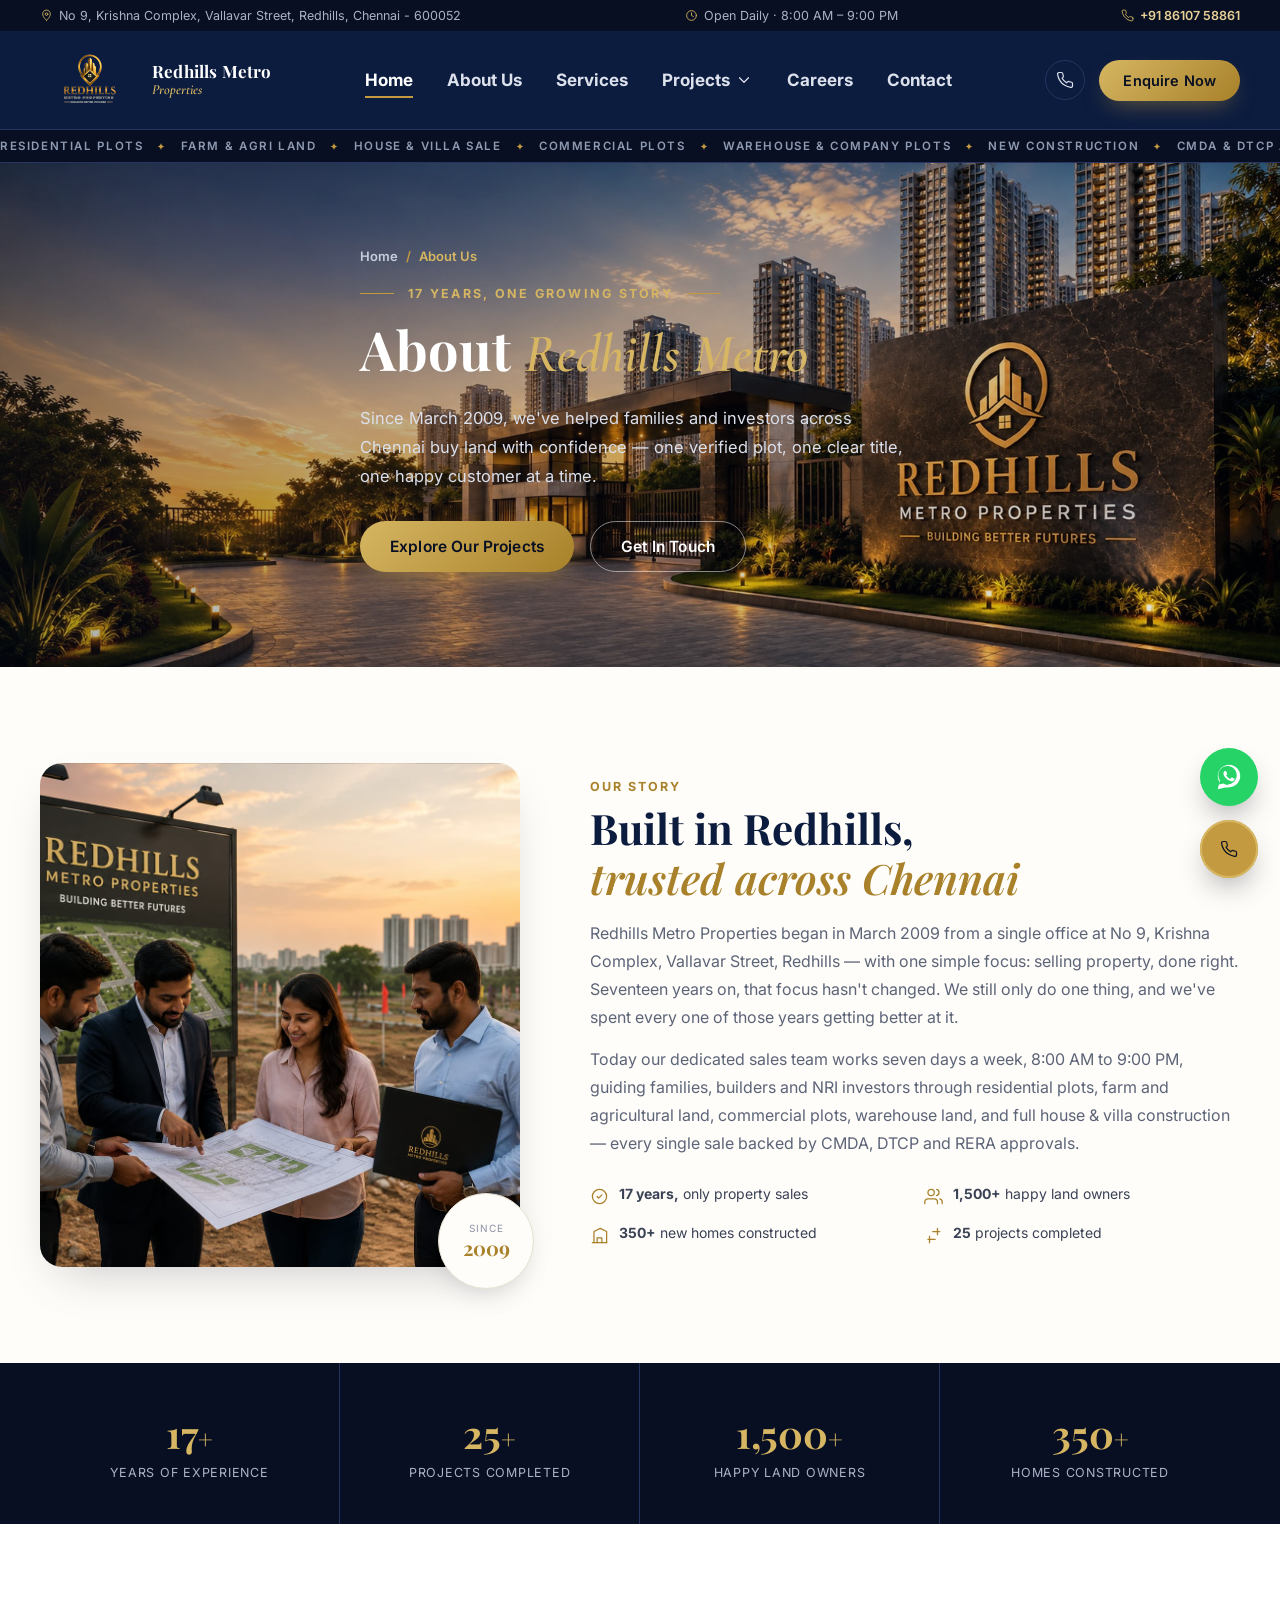
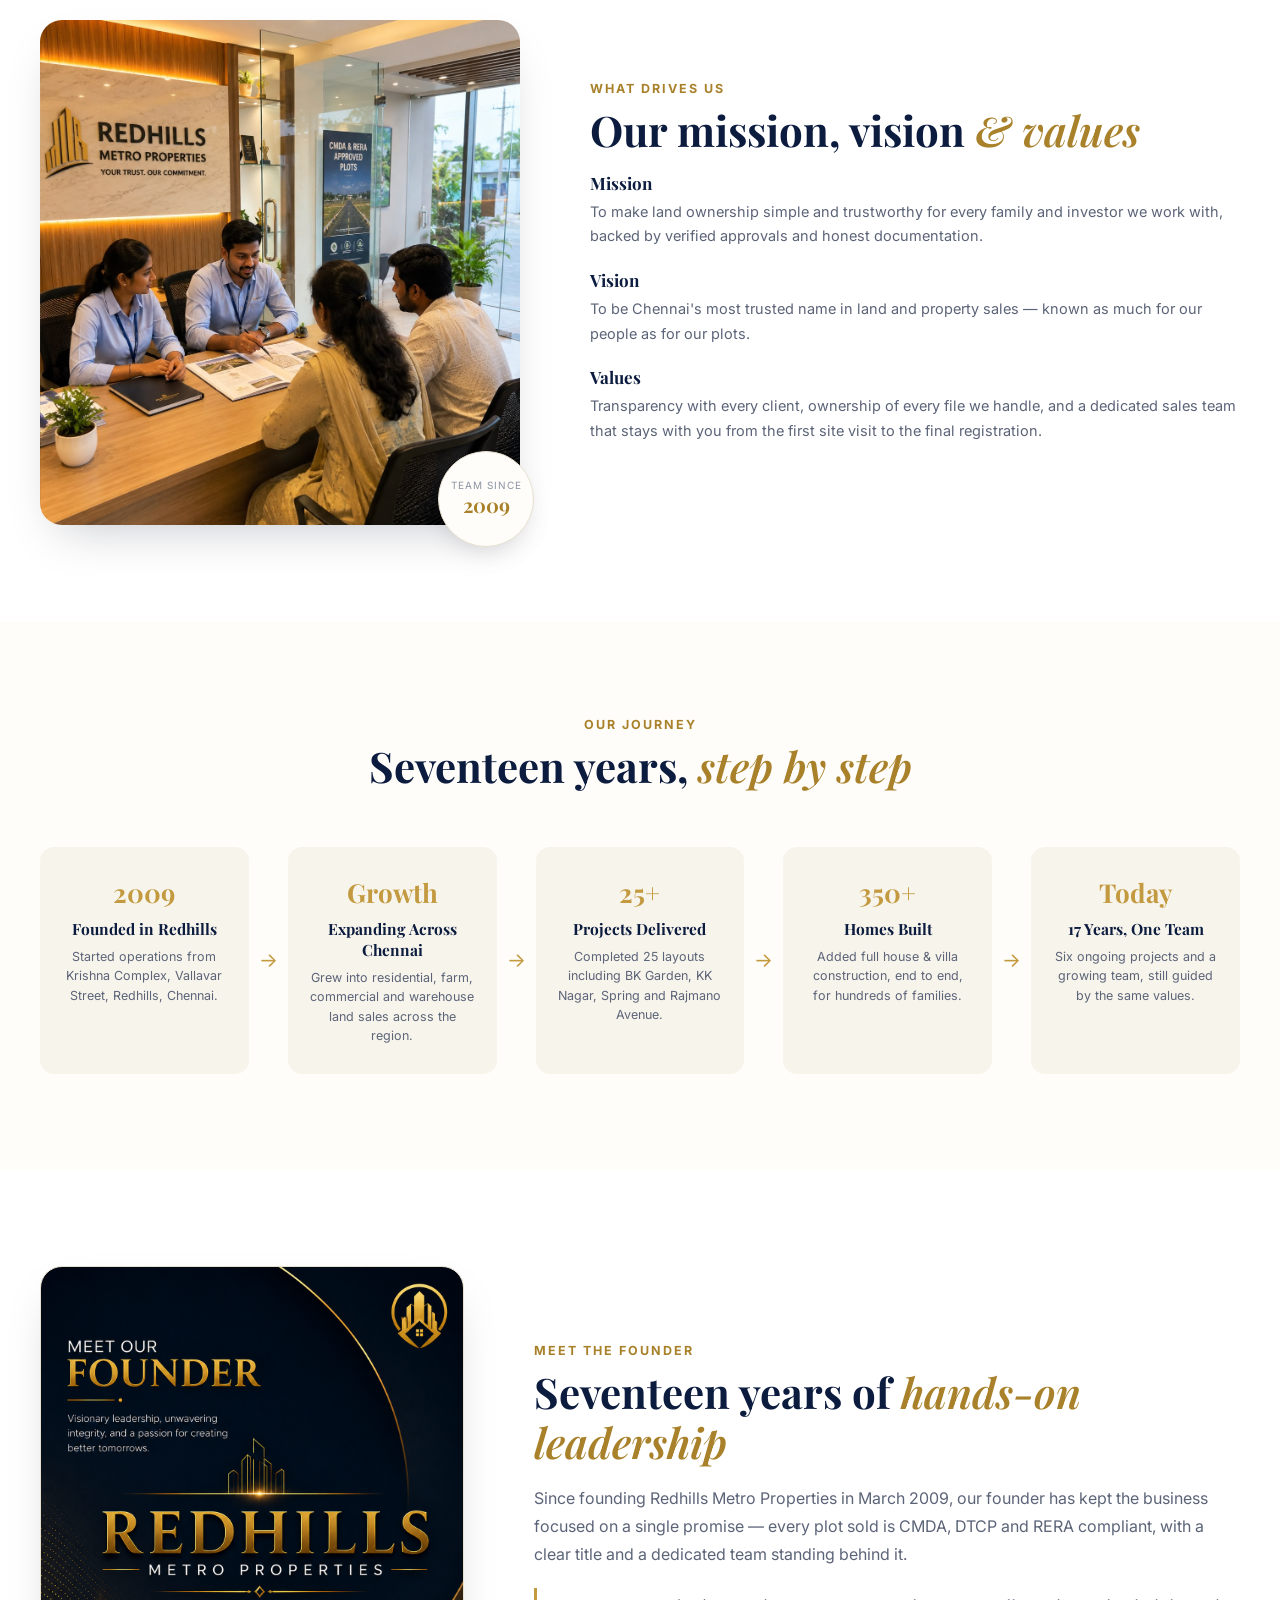
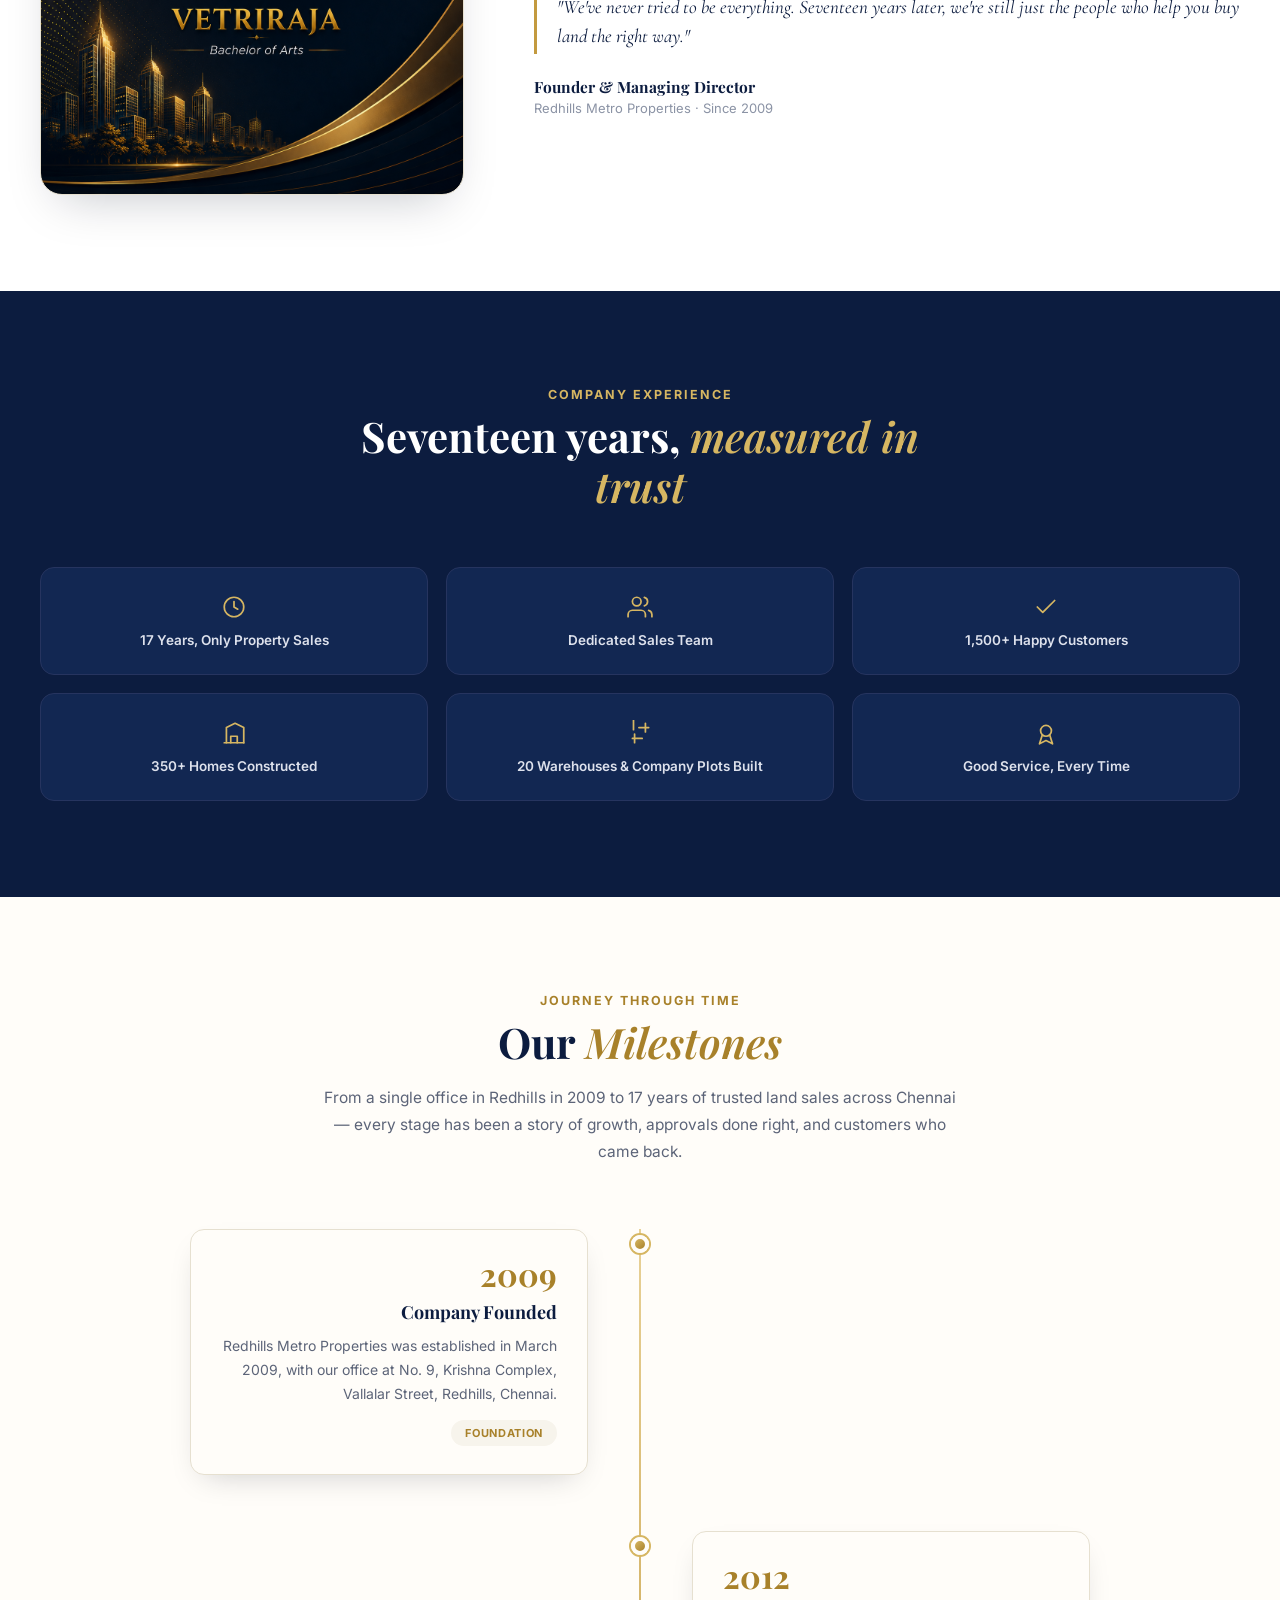
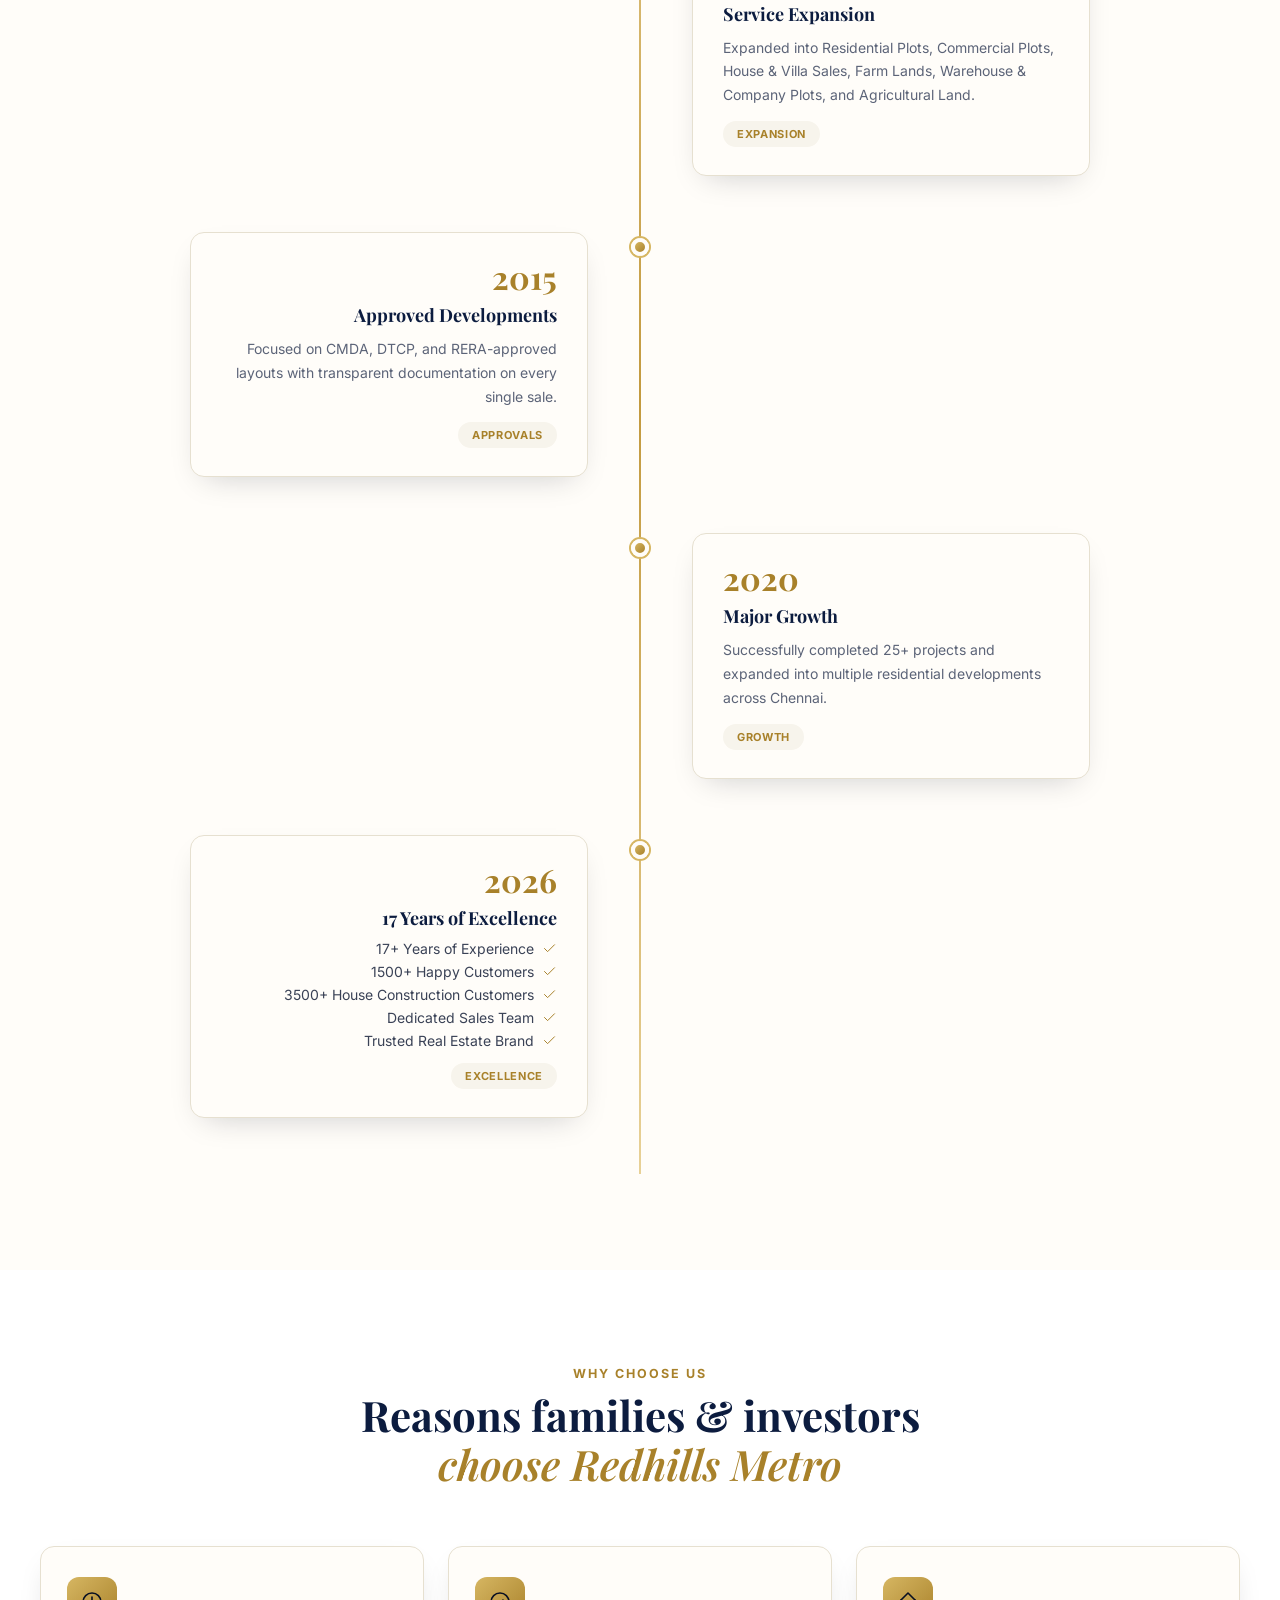
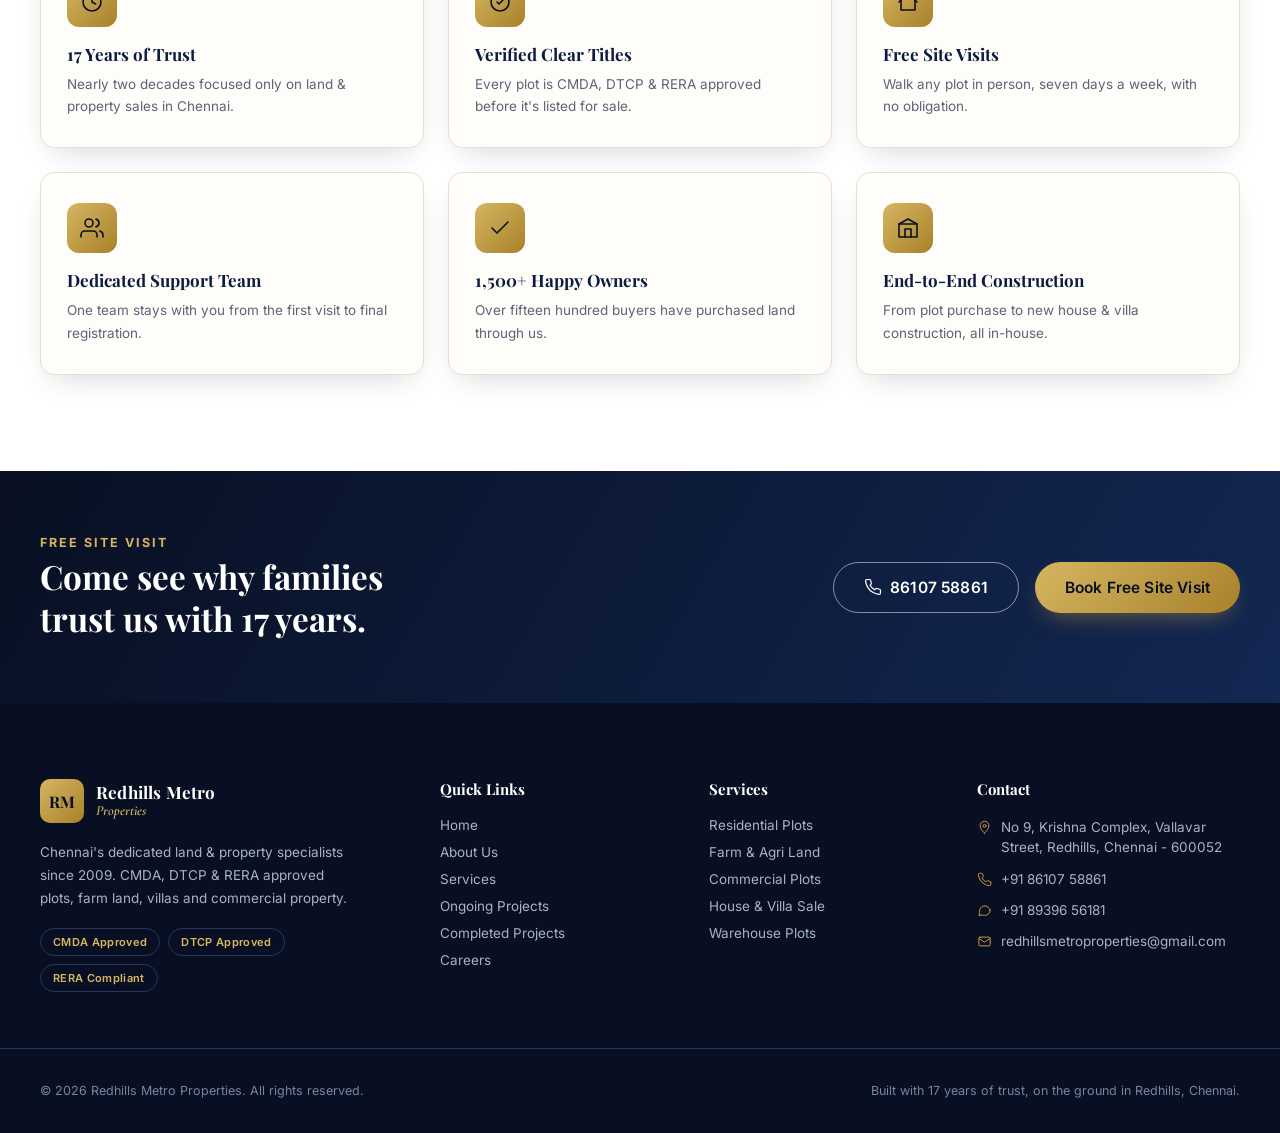
<file: about.html>
<!DOCTYPE html>
<html lang="en">
<head>
<meta charset="UTF-8">
<meta name="viewport" content="width=device-width, initial-scale=1.0">
<title>About Us | Redhills Metro Properties</title>
<meta name="description" content="17 years of trusted CMDA &amp; RERA approved land sales in Chennai. Learn about Redhills Metro Properties' story, mission, milestones and the team behind 1,500+ happy land owners.">
<link rel="preconnect" href="https://fonts.googleapis.com">
<link rel="preconnect" href="https://fonts.gstatic.com" crossorigin>
<link rel="stylesheet" href="css/style.css">
<link href="https://fonts.googleapis.com/css2?family=Playfair+Display:ital,wght@0,600;0,700;1,500;1,600&family=Inter:wght@400;500;600;700&family=Cormorant+Garamond:ital,wght@0,600;1,500&display=swap" rel="stylesheet">
<style>

/* =========================================================
   REDHILLS METRO PROPERTIES — ABOUT PAGE
   Shares design tokens & shell components with Home/Career pages.
   ========================================================= */
:root{
  --navy-950:#080f22;
  --navy-900:#0c1c3f;
  --navy-800:#122752;
  --navy-700:#1a3568;
  --navy-600:#254586;

  --gold-600:#a8812a;
  --gold-500:#c39a3f;
  --gold-400:#d6b662;
  --gold-300:#e8d197;

  --cream:#f7f4ec;
  --paper:#fffdf9;
  --ink-900:#171d2c;
  --ink-700:#3a4256;
  --ink-600:#5c6478;
  --ink-400:#8b93a5;
  --line:#e6e0d0;
  --line-dark:#26345f;

  --serif:'Playfair Display', Georgia, serif;
  --accent-serif:'Cormorant Garamond', Georgia, serif;
  --sans:'Inter', -apple-system, BlinkMacSystemFont, 'Segoe UI', sans-serif;

  --shadow-soft: 0 20px 50px -20px rgba(8,15,34,.25);
  --shadow-card: 0 12px 30px -14px rgba(8,15,34,.22);
  --radius-lg: 22px;
  --radius-md: 14px;
  --radius-sm: 8px;
}

*,*::before,*::after{box-sizing:border-box;}
html{scroll-behavior:smooth;}
body{
  margin:0;
  font-family:var(--sans);
  color:var(--ink-900);
  background:var(--paper);
  -webkit-font-smoothing:antialiased;
  overflow-x:hidden;
}
img{max-width:100%;display:block;}
a{color:inherit;text-decoration:none;}
ul{list-style:none;margin:0;padding:0;}
button{font:inherit;cursor:pointer;background:none;border:none;color:inherit;}
.i{width:18px;height:18px;fill:none;stroke:currentColor;stroke-width:1.6;stroke-linecap:round;stroke-linejoin:round;flex-shrink:0;}

@media (prefers-reduced-motion: reduce){
  *{animation-duration:.01ms !important; animation-iteration-count:1 !important; transition-duration:.01ms !important; scroll-behavior:auto !important;}
}

a:focus-visible, button:focus-visible{
  outline:2px solid var(--gold-500);
  outline-offset:3px;
  border-radius:4px;
}

.section{padding:96px 0;}
.section--dark{background:var(--navy-900); color:#fff;}
.section--cream{background:white}
.section__head{max-width:640px; margin:0 auto 56px; text-align:center;}
.section__head--split{max-width:none; text-align:left; display:flex; align-items:flex-end; justify-content:space-between; gap:24px; flex-wrap:wrap; padding:0 40px; margin-bottom:44px;}
.section__title{font-family:var(--serif); font-size:clamp(28px,3.4vw,42px); line-height:1.18; font-weight:700; margin:10px 0 16px; color:var(--navy-900);}
.section__title em{font-style:italic; font-weight:600; color:var(--gold-600);}
.section__title--light{color:#fff;}
.section__title--light em{color:var(--gold-400);}
.section__text{font-size:16px; line-height:1.75; color:var(--ink-600); margin:0 0 14px;}
.section__text--light{color:#c7cede;}

.eyebrow{
  font-family:var(--sans);
  font-size:12.5px;
  font-weight:700;
  letter-spacing:.16em;
  text-transform:uppercase;
  color:var(--gold-600);
  margin:0 0 4px;
}
.eyebrow--light{color:var(--gold-400);}

/* =========================================================
   BUTTONS
   ========================================================= */
.btn{
  display:inline-flex; align-items:center; gap:8px;
  padding:12px 24px;
  border-radius:999px;
  font-weight:600;
  font-size:14.5px;
  letter-spacing:.01em;
  transition:transform .25s ease, box-shadow .25s ease, background .25s ease, color .25s ease;
  white-space:nowrap;
  border:none;
}
.btn--lg{padding:15px 30px; font-size:15.5px;}
.btn--gold{
  background:linear-gradient(135deg, var(--gold-400), var(--gold-600));
  color:var(--navy-950);
  box-shadow:0 10px 24px -10px rgba(195,154,63,.6);
}
.btn--gold:hover{transform:translateY(-2px); box-shadow:0 14px 28px -10px rgba(195,154,63,.75);}
.btn--outline{
  border:1.5px solid var(--navy-800);
  color:var(--navy-900);
}
.btn--outline:hover{background:var(--navy-900); color:#fff;}
.btn--outline-light{
  border:1.5px solid rgba(255,255,255,.5);
  color:#fff;
}
.btn--outline-light:hover{background:rgba(255,255,255,.12);}

/* =========================================================
   TOPBAR / HEADER / NAV (shared shell)
   ========================================================= */
.topbar{background:var(--navy-950); color:#a9b2c8; font-size:12.5px;}
.topbar__inner{max-width:1320px; margin:0 auto; padding:8px 40px; display:flex; align-items:center; justify-content:space-between; gap:20px; flex-wrap:wrap;}
.topbar__item{display:flex; align-items:center; gap:6px;}
.topbar__item .i{width:13px; height:13px; color:var(--gold-400);}
.topbar__phone{color:var(--gold-300); font-weight:600;}


/* =========================================================
   PAGE HERO
   ========================================================= */
.page-hero{position:relative; min-height:56vh; display:flex; align-items:center; overflow:hidden; padding:60px 0 70px;}
.page-hero__bg{
  position:absolute; inset:0; background-size:cover; background-position:center;
  background-repeat:no-repeat;
  background-color:transparent;
  background-image:url('images/about-hero.jpg');
}
.page-hero__overlay{background:linear-gradient(100deg, rgba(8,15,34,.35) 0%, rgba(8,15,34,.22) 45%, rgba(8,15,34,.10) 100%); position:absolute; inset:0;}
.page-hero__content{position:relative; z-index:2; max-width:680px; margin:0 auto; padding:0 40px; }
.breadcrumb{display:flex; align-items:center; gap:8px; font-size:13px; font-weight:600; color:#a9b2c8; margin-bottom:22px;}
.breadcrumb a{color:#c7cede; transition:color .2s ease;}
.breadcrumb a:hover{color:var(--gold-400);}
.breadcrumb__sep{color:var(--gold-500);}
.breadcrumb__current{color:var(--gold-400);}
.page-hero__eyebrow{display:flex; align-items:center; gap:14px; font-size:12.5px; font-weight:700; letter-spacing:.18em; text-transform:uppercase; color:var(--gold-400); margin:0 0 18px;}
.page-hero__eyebrow span{width:34px; height:1px; background:var(--gold-500); display:block;}
.page-hero__title{font-family:var(--serif); font-weight:700; color:#fff; font-size:clamp(34px,5vw,54px); line-height:1.14; margin:0 0 20px;}
.page-hero__title em{font-style:italic; font-weight:600; color:var(--gold-400); font-family:var(--accent-serif);}
.page-hero__desc{font-size:16.5px; line-height:1.75; color:#dbe0ec; max-width:560px; margin:0 0 30px;}
.page-hero__actions{display:flex; gap:16px; flex-wrap:wrap;}
@media (max-width:560px){ .page-hero__actions{flex-direction:column;} .page-hero__actions .btn{width:100%; justify-content:center;} }

/* =========================================================
   OUR STORY
   ========================================================= */
.story__inner{
  max-width:1320px; margin:0 auto; padding:0 40px;
  display:grid; grid-template-columns:.85fr 1.15fr; gap:70px; align-items:center;
}
.story__media{position:relative;}
.story__image{
  width:100%; aspect-ratio:1/1.05; min-height:340px; border-radius:var(--radius-lg);
  /* background-color:var(--navy-800); */
  background-image:linear-gradient(160deg, var(--navy-700), var(--gold-600) 140%), url('images/about-story.jpg');
  background-blend-mode:overlay; background-size:cover; background-position:center;
  box-shadow:var(--shadow-soft);
}
.story__since{
  position:absolute; bottom:-22px; right:-14px;
  background:var(--paper); border-radius:50%; width:96px; height:96px;
  display:flex; flex-direction:column; align-items:center; justify-content:center;
  box-shadow:var(--shadow-card); border:1px solid var(--line);
}
.story__since span{font-size:10px; letter-spacing:.1em; text-transform:uppercase; color:var(--ink-400);}
.story__since strong{font-family:var(--serif); font-size:20px; color:var(--gold-600);}

.story__grid{display:grid; grid-template-columns:1fr 1fr; gap:18px; margin:28px 0 6px;}
.about__point{display:flex; align-items:flex-start; gap:10px; font-size:14px; color:var(--ink-700);}
.about__point .i{width:19px; height:19px; color:var(--gold-600); margin-top:2px;}
@media (max-width: 980px){
  .story__inner{grid-template-columns:1fr; gap:70px;}
  .story__grid{grid-template-columns:1fr;}
}

/* =========================================================
   STATS STRIP
   ========================================================= */
.stats{background:var(--navy-950); padding:0;}
.stats__inner{max-width:1320px; margin:0 auto; padding:0 40px; display:grid; grid-template-columns:repeat(4,1fr);}
.stat{padding:44px 20px; text-align:center; border-right:1px solid var(--line-dark);}
.stat:last-child{border-right:none;}
.stat__num{font-family:var(--serif); font-size:clamp(30px,3vw,44px); font-weight:700; color:var(--gold-400);}
.stat__plus{font-family:var(--serif); font-size:clamp(20px,2vw,28px); font-weight:700; color:var(--gold-400);}
.stat__label{display:block; margin-top:6px; font-size:12.5px; letter-spacing:.06em; text-transform:uppercase; color:#a9b2c8;}
@media (max-width: 760px){
  .stats__inner{grid-template-columns:1fr 1fr;}
  .stat{border-bottom:1px solid var(--line-dark);}
}

/* =========================================================
   MISSION / VISION / VALUES (culture pattern)
   ========================================================= */
.culture__inner{max-width:1320px; margin:0 auto; padding:0 40px; display:grid; grid-template-columns:.85fr 1.15fr; gap:70px; align-items:center;}
.culture__media{position:relative;}
.culture__image{
  width:100%; aspect-ratio:1/1.05; min-height:340px; border-radius:var(--radius-lg);
  /* background-color:var(--navy-800); */
  background-image:linear-gradient(160deg, var(--navy-700), var(--gold-600) 140%), url('images/about-office.jpg');
  background-blend-mode:overlay; background-size:cover; background-position:center;
  box-shadow:var(--shadow-soft);
}
.culture__since{position:absolute; bottom:-22px; right:-14px; background:var(--paper); border-radius:50%; width:96px; height:96px; display:flex; flex-direction:column; align-items:center; justify-content:center; box-shadow:var(--shadow-card); border:1px solid var(--line);}
.culture__since span{font-size:10px; letter-spacing:.1em; text-transform:uppercase; color:var(--ink-400);}
.culture__since strong{font-family:var(--serif); font-size:20px; color:var(--gold-600);}
.culture__block{margin-bottom:20px;}
.culture__block h3{font-family:var(--serif); font-size:17px; color:var(--navy-900); margin:0 0 6px;}
.culture__block p{font-size:14.5px; line-height:1.7; color:var(--ink-600); margin:0;}
@media (max-width:980px){ .culture__inner{grid-template-columns:1fr; gap:70px;} }

/* =========================================================
   MILESTONES / TIMELINE
   ========================================================= */
.timeline{max-width:1320px; margin:0 auto; padding:0 40px; display:flex; align-items:stretch; gap:10px; flex-wrap:wrap; justify-content:center;}
.timeline__step{flex:1 1 170px; max-width:210px; background:var(--cream); border-radius:var(--radius-md); padding:28px 20px; text-align:center;}
.timeline__num{font-family:var(--serif); font-size:26px; font-weight:700; color:var(--gold-500); display:block; margin-bottom:8px;}
.timeline__step h3{font-family:var(--serif); font-size:15.5px; font-weight:700; margin:0 0 8px; color:var(--navy-900);}
.timeline__step p{font-size:12.5px; line-height:1.55; color:var(--ink-600); margin:0;}
.timeline__arrow{display:flex; align-items:center; justify-content:center; font-size:20px; color:var(--gold-500); flex:0 0 auto;}
@media (max-width:900px){
  .timeline{flex-direction:column; align-items:stretch;}
  .timeline__step{max-width:none;}
  .timeline__arrow{transform:rotate(90deg); margin:-4px 0;}
}

/* =========================================================
   MEET THE FOUNDER
   ========================================================= */
.founder__inner{max-width:1320px; margin:0 auto; padding:0 40px; display:grid; grid-template-columns:.75fr 1.25fr; gap:70px; align-items:center;}
.founder__media{position:relative;}
   .founder__image{
  width:100%; aspect-ratio:4/5; min-height:400px; border-radius:var(--radius-lg);
  /* background-color:var(--navy-800); */
  background-image:linear-gradient(160deg, var(--navy-700), var(--navy-950)), url('images/founder.jpg');
  background-blend-mode:overlay; background-size:cover; background-position:center top;
  box-shadow:var(--shadow-soft);
  border:1px solid var(--line);
}

.founder__quote{
  font-family:var(--accent-serif); font-style:italic; font-size:19px; line-height:1.55;
  color:var(--navy-900); border-left:3px solid var(--gold-500);
  padding:4px 0 4px 20px; margin:20px 0 22px;
}
.founder__role strong{display:block; font-family:var(--serif); font-size:15.5px; color:var(--navy-900);}
.founder__role span{font-size:13px; color:var(--ink-400);}
@media (max-width:980px){
  .founder__inner{grid-template-columns:1fr; gap:50px;}
  .founder__media{max-width:340px; margin:0 auto;}
  .founder__image{min-height:340px;}
}

/* =========================================================
   ACHIEVEMENTS (benefits-tile pattern)
   ========================================================= */
.benefits__grid{max-width:1320px; margin:0 auto; padding:0 40px; display:grid; grid-template-columns:repeat(3,1fr); gap:18px;}
.benefits-tile{
  background:var(--navy-800); border:1px solid var(--line-dark); border-radius:var(--radius-md);
  padding:26px 20px; display:flex; flex-direction:column; align-items:center; gap:12px; text-align:center;
  transition:transform .25s ease, border-color .25s ease, background .25s ease;
}
.benefits-tile:hover{transform:translateY(-6px); border-color:var(--gold-500); background:var(--navy-700);}
.benefits-tile .i{width:26px; height:26px; color:var(--gold-400);}
.benefits-tile span{font-size:13.5px; font-weight:600; color:#dde1ec;}
@media (max-width:980px){ .benefits__grid{grid-template-columns:1fr 1fr;} }
@media (max-width:560px){ .benefits__grid{grid-template-columns:1fr;} }

/* =========================================================
   OUR MILESTONES (premium alternating vertical timeline)
   ========================================================= */
.milestones-v2__intro{max-width:640px; margin:0 auto 16px; text-align:center; color:var(--ink-600); font-size:15.5px; line-height:1.75;}

.timeline-v2{position:relative; max-width:980px; margin:64px auto 0; padding:0 40px;}
.timeline-v2::before{
  content:""; position:absolute; left:50%; top:0; bottom:0; width:2px;
  background:linear-gradient(180deg, var(--gold-300), var(--gold-500) 50%, var(--gold-300));
  transform:translateX(-50%);
}
.timeline-v2__item{
  position:relative; width:50%; padding-bottom:56px;
}
.timeline-v2__item:nth-child(odd){padding-right:52px;}
.timeline-v2__item:nth-child(even){margin-left:50%; padding-left:52px;}

.timeline-v2__dot{
  position:absolute; top:6px; width:18px; height:18px; border-radius:50%;
  background:linear-gradient(135deg, var(--gold-400), var(--gold-600));
  border:4px solid var(--paper); box-shadow:0 0 0 2px var(--gold-400);
  z-index:2;
}
.timeline-v2__item:nth-child(odd) .timeline-v2__dot{right:-9px;}
.timeline-v2__item:nth-child(even) .timeline-v2__dot{left:-9px;}

.timeline-v2__card{
  background:var(--paper); border:1px solid var(--line); border-radius:var(--radius-md);
  padding:28px 30px; box-shadow:var(--shadow-card);
  transition:transform .25s ease, box-shadow .25s ease;
}
.timeline-v2__card:hover{transform:translateY(-4px); box-shadow:var(--shadow-soft);}
.timeline-v2__item:nth-child(odd) .timeline-v2__card{text-align:right;}
.timeline-v2__item:nth-child(even) .timeline-v2__card{text-align:left;}

.timeline-v2__year{font-family:var(--serif); font-size:32px; font-weight:700; color:var(--gold-600); display:block; line-height:1;}
.timeline-v2__card h3{font-family:var(--serif); font-size:18px; font-weight:700; color:var(--navy-900); margin:10px 0 10px;}
.timeline-v2__card p{font-size:14px; line-height:1.7; color:var(--ink-600); margin:0 0 14px;}
.timeline-v2__card ul{margin:0 0 14px; display:flex; flex-direction:column; gap:6px;}
.timeline-v2__item:nth-child(odd) .timeline-v2__card ul{align-items:flex-end;}
.timeline-v2__card ul li{font-size:14px; color:var(--ink-700); display:flex; align-items:center; gap:8px;}
.timeline-v2__item:nth-child(odd) .timeline-v2__card ul li{flex-direction:row-reverse;}
.timeline-v2__card ul li .i{width:15px; height:15px; color:var(--gold-600); flex-shrink:0;}
.timeline-v2__tag{
  display:inline-block; font-size:11px; font-weight:700; letter-spacing:.06em; text-transform:uppercase;
  color:var(--gold-600); background:var(--cream); border-radius:999px; padding:6px 14px;
}

@media (max-width:860px){
  .timeline-v2{padding:0 24px 0 52px;}
  .timeline-v2::before{left:8px;}
  .timeline-v2__item, .timeline-v2__item:nth-child(even){width:100%; margin-left:0; padding-left:36px; padding-right:0;}
  .timeline-v2__item:nth-child(odd) .timeline-v2__dot,
  .timeline-v2__item:nth-child(even) .timeline-v2__dot{left:-44px; right:auto;}
  .timeline-v2__item:nth-child(odd) .timeline-v2__card,
  .timeline-v2__item:nth-child(even) .timeline-v2__card{text-align:left;}
  .timeline-v2__item:nth-child(odd) .timeline-v2__card ul,
  .timeline-v2__item:nth-child(even) .timeline-v2__card ul{align-items:flex-start;}
  .timeline-v2__item:nth-child(odd) .timeline-v2__card ul li,
  .timeline-v2__item:nth-child(even) .timeline-v2__card ul li{flex-direction:row;}
}

/* =========================================================
   WHY CHOOSE US
   ========================================================= */
.why__grid{max-width:1320px; margin:0 auto; padding:0 40px; display:grid; grid-template-columns:repeat(3,1fr); gap:24px;}
.why-card{background:var(--paper); border:1px solid var(--line); border-radius:var(--radius-md); padding:30px 26px; box-shadow:var(--shadow-card); transition:transform .25s ease;}
.why-card:hover{transform:translateY(-6px);}
.why-card__icon{width:50px; height:50px; border-radius:12px; background:linear-gradient(135deg, var(--gold-400), var(--gold-600)); display:flex; align-items:center; justify-content:center; margin-bottom:16px;}
.why-card__icon .i{color:var(--navy-950); width:24px; height:24px;}
.why-card h3{font-family:var(--serif); font-size:17px; font-weight:700; margin:0 0 8px; color:var(--navy-900);}
.why-card p{font-size:13.5px; line-height:1.65; color:var(--ink-600); margin:0;}
@media (max-width:980px){ .why__grid{grid-template-columns:1fr 1fr;} }
@media (max-width:560px){ .why__grid{grid-template-columns:1fr;} }

/* =========================================================
   CTA BAND
   ========================================================= */
.cta-band{background:linear-gradient(120deg, var(--navy-950), var(--navy-800)); padding:64px 0;}
.cta-band__inner{max-width:1320px; margin:0 auto; padding:0 40px; display:flex; align-items:center; justify-content:space-between; gap:30px; flex-wrap:wrap;}
.cta-band h2{font-family:var(--serif); color:#fff; font-size:clamp(24px,2.6vw,34px); margin:6px 0 0; line-height:1.25;}
.cta-band__actions{display:flex; gap:16px; flex-wrap:wrap;}

/* =========================================================
   FOOTER
   ========================================================= */
.footer{background:var(--navy-950); color:#a9b2c8; padding:76px 0 0;}
.footer__inner{max-width:1320px; margin:0 auto; padding:0 40px 56px; display:grid; grid-template-columns:1.6fr 1fr 1fr 1.2fr; gap:50px; border-bottom:1px solid var(--line-dark);}
.brand--footer{margin-bottom:18px;}
.footer__col--brand p{font-size:13.5px; line-height:1.7; max-width:320px; margin:0 0 18px;}
.footer__badges{display:flex; gap:8px; flex-wrap:wrap;}
.footer__badges span{font-size:11px; font-weight:600; letter-spacing:.03em; color:var(--gold-400); border:1px solid var(--line-dark); border-radius:999px; padding:6px 12px;}
.footer__col h4{color:#fff; font-family:var(--serif); font-size:15px; margin:0 0 18px;}
.footer__col ul li{margin-bottom:11px; font-size:13.5px;}
.footer__col ul li a:hover{color:var(--gold-400);}
.footer__contact li{display:flex; align-items:flex-start; gap:9px; line-height:1.5;}
.footer__contact .i{width:15px; height:15px; margin-top:3px; color:var(--gold-500);}
.footer__bottom{max-width:1320px; margin:0 auto; padding:22px 40px; display:flex; justify-content:space-between; gap:12px; flex-wrap:wrap; font-size:12.5px; color:#7784a0;}
@media (max-width:980px){ .footer__inner{grid-template-columns:1fr 1fr; row-gap:40px;} }
@media (max-width:560px){ .footer__inner{grid-template-columns:1fr;} }

/* =========================================================
   FLOATING BUTTONS
   ========================================================= */
.floaters{position:fixed; right:22px; bottom:22px; z-index:150; display:flex; flex-direction:column; gap:14px;}
.floater{width:58px; height:58px; border-radius:50%; display:flex; align-items:center; justify-content:center; box-shadow:0 14px 30px -10px rgba(8,15,34,.45); position:relative; transition:transform .25s ease;}
.floater:hover{transform:scale(1.07);}
.floater--whatsapp{background:#25D366; color:#fff;}
.floater--whatsapp .i{width:30px; height:30px;}
.floater--call{background:var(--gold-500); color:var(--navy-950);}
.floater__ping{position:absolute; inset:0; border-radius:50%; border:2px solid var(--gold-400); animation:ping 2.2s ease-out infinite;}
@keyframes ping{ 0%{transform:scale(1); opacity:.7;} 100%{transform:scale(1.6); opacity:0;} }
@media (max-width:560px){ .floaters{right:14px; bottom:14px;} .floater{width:52px; height:52px;} }

/* =========================================================
   SCROLL REVEAL
   ========================================================= */
.reveal{opacity:0; transform:translateY(26px); transition:opacity .7s ease, transform .7s ease;}
.reveal.is-visible{opacity:1; transform:translateY(0);}

</style>
</head>
<body>

<!-- ================= PRE-HEADER STRIP ================= -->
<div class="topbar">
  <div class="topbar__inner">
    <div class="topbar__item">
      <svg viewBox="0 0 24 24" class="i"><path d="M12 21s-7-6.1-7-11.5A7 7 0 0 1 12 2a7 7 0 0 1 7 7.5C19 14.9 12 21 12 21z"/><circle cx="12" cy="9.5" r="2.4"/></svg>
      No 9, Krishna Complex, Vallavar Street, Redhills, Chennai&nbsp;-&nbsp;600052
    </div>
    <div class="topbar__item">
      <svg viewBox="0 0 24 24" class="i"><circle cx="12" cy="12" r="9"/><path d="M12 7v5l3.5 2"/></svg>
      Open Daily · 8:00 AM – 9:00 PM
    </div>
    <a class="topbar__item topbar__phone" href="tel:+918610758861">
      <svg viewBox="0 0 24 24" class="i"><path d="M22 16.9v3a2 2 0 0 1-2.2 2 19.8 19.8 0 0 1-8.6-3.1 19.5 19.5 0 0 1-6-6A19.8 19.8 0 0 1 2.1 4.2 2 2 0 0 1 4.1 2h3a2 2 0 0 1 2 1.7c.1.9.3 1.8.6 2.7a2 2 0 0 1-.4 2.1L8.1 9.7a16 16 0 0 0 6 6l1.2-1.2a2 2 0 0 1 2.1-.4c.9.3 1.8.5 2.7.6a2 2 0 0 1 1.9 2.2z"/></svg>
      +91 86107 58861
    </a>
  </div>
</div>

<!-- ================= HEADER ================= -->
<header class="header" id="siteHeader">
  <div class="header__inner">
    <a href="index.html" class="brand">
  <img src="images/logo.png" alt="Redhills Metro Properties" class="brand__logo">
  <span class="brand__text">
    <strong>Redhills Metro</strong>
    <em>Properties</em>
  </span>
</a>

    <nav class="nav" id="siteNav">
      <ul class="nav__list">
        <li><a href="index.html" class="is-active">Home</a></li>
        <li><a href="about.html">About Us</a></li>
        <li><a href="services.html">Services</a></li>
        <li class="nav__dropdown">
          <button class="nav__dropdown-btn" id="projectsBtn" aria-expanded="false">
            Projects
            <svg viewBox="0 0 24 24" class="i i--chevron"><path d="M6 9l6 6 6-6"/></svg>
          </button>
          <ul class="nav__dropdown-menu" id="projectsMenu">
            <li><a href="ongoingprojects.html"><span>Ongoing Projects</span><small>6 sites in progress</small></a></li>
            <li><a href="completedprojects.html"><span>Completed Projects</span><small>25 projects delivered</small></a></li>
          </ul>
        </li>
        <li><a href="careers.html">Careers</a></li>
        <li><a href="contact.html">Contact</a></li>
      </ul>
    </nav>

    <div class="header__cta">
      <a href="tel:+918610758861" class="icon-btn" aria-label="Call us">
        <svg viewBox="0 0 24 24" class="i"><path d="M22 16.9v3a2 2 0 0 1-2.2 2 19.8 19.8 0 0 1-8.6-3.1 19.5 19.5 0 0 1-6-6A19.8 19.8 0 0 1 2.1 4.2 2 2 0 0 1 4.1 2h3a2 2 0 0 1 2 1.7c.1.9.3 1.8.6 2.7a2 2 0 0 1-.4 2.1L8.1 9.7a16 16 0 0 0 6 6l1.2-1.2a2 2 0 0 1 2.1-.4c.9.3 1.8.5 2.7.6a2 2 0 0 1 1.9 2.2z"/></svg>
      </a>
      <a href="enquiry.html" class="btn btn--gold">Enquire Now</a>
      <button class="hamburger" id="hamburgerBtn" aria-label="Open menu" aria-expanded="false">
        <span></span><span></span><span></span>
      </button>
    </div>
  </div>

  <!-- Service marquee ticker -->
  <div class="ticker">
    <div class="ticker__track">
      <span>RESIDENTIAL PLOTS</span><span class="dot">✦</span>
      <span>FARM &amp; AGRI LAND</span><span class="dot">✦</span>
      <span>HOUSE &amp; VILLA SALE</span><span class="dot">✦</span>
      <span>COMMERCIAL PLOTS</span><span class="dot">✦</span>
      <span>WAREHOUSE &amp; COMPANY PLOTS</span><span class="dot">✦</span>
      <span>NEW CONSTRUCTION</span><span class="dot">✦</span>
      <span>CMDA &amp; DTCP APPROVED</span><span class="dot">✦</span>
      <span>RERA COMPLIANT</span><span class="dot">✦</span>
      <span>FREE SITE VISIT</span><span class="dot">✦</span>
      <!-- duplicate for seamless loop -->
      <span>RESIDENTIAL PLOTS</span><span class="dot">✦</span>
      <span>FARM &amp; AGRI LAND</span><span class="dot">✦</span>
      <span>HOUSE &amp; VILLA SALE</span><span class="dot">✦</span>
      <span>COMMERCIAL PLOTS</span><span class="dot">✦</span>
      <span>WAREHOUSE &amp; COMPANY PLOTS</span><span class="dot">✦</span>
      <span>NEW CONSTRUCTION</span><span class="dot">✦</span>
      <span>CMDA &amp; DTCP APPROVED</span><span class="dot">✦</span>
      <span>RERA COMPLIANT</span><span class="dot">✦</span>
      <span>FREE SITE VISIT</span><span class="dot">✦</span>
    </div>
  </div>
</header>


<!-- ================= PAGE HERO ================= -->
<section class="page-hero page-hero--about">
  <div class="page-hero__bg" ></div>
  <div class="page-hero__overlay"></div>
  <div class="page-hero__content reveal">
    <nav class="breadcrumb" aria-label="Breadcrumb">
      <a href="index.html">Home</a>
      <span class="breadcrumb__sep">/</span>
      <span class="breadcrumb__current">About Us</span>
    </nav>
    <p class="page-hero__eyebrow"><span></span>17 Years, One Growing Story<span></span></p>
    <h1 class="page-hero__title">About <em>Redhills Metro</em></h1>
    <p class="page-hero__desc">Since March 2009, we've helped families and investors across Chennai buy land with confidence — one verified plot, one clear title, one happy customer at a time.</p>
    <div class="page-hero__actions">
      <a href="projects.html" class="btn btn--gold btn--lg">Explore Our Projects</a>
      <a href="contact/contact.html" class="btn btn--outline-light btn--lg">Get In Touch</a>
    </div>
  </div>
</section>

<!-- ================= OUR STORY ================= -->
<section class="section story">
  <div class="story__inner">
    <div class="story__media reveal">
      <div class="story__image" style="background-image:url('images/about-story.jpg');"></div>
      <div class="story__since">
        <span>Since</span>
        <strong>2009</strong>
      </div>
    </div>
    <div class="story__content reveal">
      <p class="eyebrow">Our Story</p>
      <h2 class="section__title">Built in Redhills,<br><em>trusted across Chennai</em></h2>
      <p class="section__text">
        Redhills Metro Properties began in March 2009 from a single office at No 9,
        Krishna Complex, Vallavar Street, Redhills — with one simple focus: selling
        property, done right. Seventeen years on, that focus hasn't changed. We still
        only do one thing, and we've spent every one of those years getting better at it.
      </p>
      <p class="section__text">
        Today our dedicated sales team works seven days a week, 8:00 AM to 9:00 PM,
        guiding families, builders and NRI investors through residential plots, farm
        and agricultural land, commercial plots, warehouse land, and full house &amp;
        villa construction — every single sale backed by CMDA, DTCP and RERA approvals.
      </p>
      <div class="story__grid">
        <div class="about__point">
          <svg viewBox="0 0 24 24" class="i"><path d="M9 12l2 2 4-4"/><circle cx="12" cy="12" r="9"/></svg>
          <div><strong>17 years,</strong> only property sales</div>
        </div>
        <div class="about__point">
          <svg viewBox="0 0 24 24" class="i"><path d="M17 21v-2a4 4 0 0 0-4-4H5a4 4 0 0 0-4 4v2"/><circle cx="9" cy="7" r="4"/><path d="M23 21v-2a4 4 0 0 0-3-3.87"/><path d="M16 3.13a4 4 0 0 1 0 7.75"/></svg>
          <div><strong>1,500+</strong> happy land owners</div>
        </div>
        <div class="about__point">
          <svg viewBox="0 0 24 24" class="i"><path d="M3 21h18"/><path d="M5 21V7l8-4 8 4v14"/><path d="M9 21v-6h6v6"/></svg>
          <div><strong>350+</strong> new homes constructed</div>
        </div>
        <div class="about__point">
          <svg viewBox="0 0 24 24" class="i"><path d="M25 12v9"/><path d="M20 7h-9M14 17H5M17 3v8M7 13v8"/></svg>
          <div><strong>25</strong> projects completed</div>
        </div>
      </div>
    </div>
  </div>
</section>

<!-- ================= STATS STRIP ================= -->
<section class="stats reveal">
  <div class="stats__inner">
    <div class="stat">
      <span class="stat__num" data-count="17">0</span><span class="stat__plus">+</span>
      <span class="stat__label">Years of Experience</span>
    </div>
    <div class="stat">
      <span class="stat__num" data-count="25">0</span><span class="stat__plus">+</span>
      <span class="stat__label">Projects Completed</span>
    </div>
    <div class="stat">
      <span class="stat__num" data-count="1500">0</span><span class="stat__plus">+</span>
      <span class="stat__label">Happy Land Owners</span>
    </div>
    <div class="stat">
      <span class="stat__num" data-count="350">0</span><span class="stat__plus">+</span>
      <span class="stat__label">Homes Constructed</span>
    </div>
  </div>
</section>

<!-- ================= MISSION / VISION / VALUES ================= -->
<section class="section section--cream culture">
  <div class="culture__inner">
    <div class="culture__media reveal">
      <div class="culture__image" style="background-image:url('images/about-office.jpg');"></div>
      <div class="culture__since"><span>Team since</span><strong>2009</strong></div>
    </div>
    <div class="culture__content reveal">
      <p class="eyebrow">What Drives Us</p>
      <h2 class="section__title">Our mission, vision <em>&amp; values</em></h2>
      <div class="culture__block">
        <h3>Mission</h3>
        <p>To make land ownership simple and trustworthy for every family and investor we work with, backed by verified approvals and honest documentation.</p>
      </div>
      <div class="culture__block">
        <h3>Vision</h3>
        <p>To be Chennai's most trusted name in land and property sales — known as much for our people as for our plots.</p>
      </div>
      <div class="culture__block">
        <h3>Values</h3>
        <p>Transparency with every client, ownership of every file we handle, and a dedicated sales team that stays with you from the first site visit to the final registration.</p>
      </div>
    </div>
  </div>
</section>

<!-- ================= MILESTONES / TIMELINE ================= -->
<section class="section milestones">
  <div class="section__head reveal">
    <p class="eyebrow">Our Journey</p>
    <h2 class="section__title">Seventeen years, <em>step by step</em></h2>
  </div>
  <div class="timeline">
    <div class="timeline__step reveal">
      <span class="timeline__num">2009</span>
      <h3>Founded in Redhills</h3>
      <p>Started operations from Krishna Complex, Vallavar Street, Redhills, Chennai.</p>
    </div>
    <div class="timeline__arrow" aria-hidden="true">→</div>
    <div class="timeline__step reveal">
      <span class="timeline__num">Growth</span>
      <h3>Expanding Across Chennai</h3>
      <p>Grew into residential, farm, commercial and warehouse land sales across the region.</p>
    </div>
    <div class="timeline__arrow" aria-hidden="true">→</div>
    <div class="timeline__step reveal">
      <span class="timeline__num">25+</span>
      <h3>Projects Delivered</h3>
      <p>Completed 25 layouts including BK Garden, KK Nagar, Spring and Rajmano Avenue.</p>
    </div>
    <div class="timeline__arrow" aria-hidden="true">→</div>
    <div class="timeline__step reveal">
      <span class="timeline__num">350+</span>
      <h3>Homes Built</h3>
      <p>Added full house &amp; villa construction, end to end, for hundreds of families.</p>
    </div>
    <div class="timeline__arrow" aria-hidden="true">→</div>
    <div class="timeline__step reveal">
      <span class="timeline__num">Today</span>
      <h3>17 Years, One Team</h3>
      <p>Six ongoing projects and a growing team, still guided by the same values.</p>
    </div>
  </div>
</section>

<!-- ================= MEET THE FOUNDER ================= -->
<section class="section section--cream founder">
  <div class="founder__inner">
    <div class="founder__media reveal">
      <div class="founder__image" style="background-image:url('images/founder.jpg');"></div>
    </div>
    <div class="founder__content reveal">
      <p class="eyebrow">Meet The Founder</p>
      <h2 class="section__title">Seventeen years of <em>hands-on leadership</em></h2>
      <p class="section__text">
        Since founding Redhills Metro Properties in March 2009, our founder has kept
        the business focused on a single promise — every plot sold is CMDA, DTCP and
        RERA compliant, with a clear title and a dedicated team standing behind it.
      </p>
      <blockquote class="founder__quote">
        "We've never tried to be everything. Seventeen years later, we're still just
        the people who help you buy land the right way."
      </blockquote>
      <div class="founder__role">
        <strong>Founder &amp; Managing Director</strong>
        <span>Redhills Metro Properties · Since 2009</span>
      </div>
    </div>
  </div>
</section>

<!-- ================= EXPERIENCE / ACHIEVEMENTS ================= -->
<section class="section section--dark achievements">
  <div class="section__head reveal">
    <p class="eyebrow eyebrow--light">Company Experience</p>
    <h2 class="section__title section__title--light">Seventeen years, <em>measured in trust</em></h2>
  </div>
  <div class="benefits__grid">
    <div class="benefits-tile reveal"><svg viewBox="0 0 24 24" class="i"><circle cx="12" cy="12" r="9"/><path d="M12 7v5l3.5 2"/></svg><span>17 Years, Only Property Sales</span></div>
    <div class="benefits-tile reveal"><svg viewBox="0 0 24 24" class="i"><path d="M17 21v-2a4 4 0 0 0-4-4H5a4 4 0 0 0-4 4v2"/><circle cx="9" cy="7" r="4"/><path d="M23 21v-2a4 4 0 0 0-3-3.87"/><path d="M16 3.13a4 4 0 0 1 0 7.75"/></svg><span>Dedicated Sales Team</span></div>
    <div class="benefits-tile reveal"><svg viewBox="0 0 24 24" class="i"><path d="M20 6L9 17l-5-5"/></svg><span>1,500+ Happy Customers</span></div>
    <div class="benefits-tile reveal"><svg viewBox="0 0 24 24" class="i"><path d="M3 21h18"/><path d="M5 21V7l8-4 8 4v14"/><path d="M9 21v-6h6v6"/></svg><span>350+ Homes Constructed</span></div>
    <div class="benefits-tile reveal"><svg viewBox="0 0 24 24" class="i"><path d="M6 9v-9M20 7h-9M14 17H5M17 3v8M7 13v8"/></svg><span>20 Warehouses &amp; Company Plots Built</span></div>
    <div class="benefits-tile reveal"><svg viewBox="0 0 24 24" class="i"><path d="M12 15a5 5 0 1 0 0-10 5 5 0 0 0 0 10z"/><path d="M8.5 14L6 22l6-3 6 3-2.5-8"/></svg><span>Good Service, Every Time</span></div>
  </div>
</section>

<!-- ================= OUR MILESTONES ================= -->
<section class="section milestones-v2">
  <div class="section__head reveal">
    <p class="eyebrow">Journey Through Time</p>
    <h2 class="section__title">Our <em>Milestones</em></h2>
    <p class="milestones-v2__intro">From a single office in Redhills in 2009 to 17 years of trusted land sales across Chennai — every stage has been a story of growth, approvals done right, and customers who came back.</p>
  </div>

  <div class="timeline-v2">

    <div class="timeline-v2__item reveal">
      <span class="timeline-v2__dot"></span>
      <div class="timeline-v2__card">
        <span class="timeline-v2__year">2009</span>
        <h3>Company Founded</h3>
        <p>Redhills Metro Properties was established in March 2009, with our office at No. 9, Krishna Complex, Vallalar Street, Redhills, Chennai.</p>
        <span class="timeline-v2__tag">Foundation</span>
      </div>
    </div>

    <div class="timeline-v2__item reveal">
      <span class="timeline-v2__dot"></span>
      <div class="timeline-v2__card">
        <span class="timeline-v2__year">2012</span>
        <h3>Service Expansion</h3>
        <p>Expanded into Residential Plots, Commercial Plots, House &amp; Villa Sales, Farm Lands, Warehouse &amp; Company Plots, and Agricultural Land.</p>
        <span class="timeline-v2__tag">Expansion</span>
      </div>
    </div>

    <div class="timeline-v2__item reveal">
      <span class="timeline-v2__dot"></span>
      <div class="timeline-v2__card">
        <span class="timeline-v2__year">2015</span>
        <h3>Approved Developments</h3>
        <p>Focused on CMDA, DTCP, and RERA-approved layouts with transparent documentation on every single sale.</p>
        <span class="timeline-v2__tag">Approvals</span>
      </div>
    </div>

    <div class="timeline-v2__item reveal">
      <span class="timeline-v2__dot"></span>
      <div class="timeline-v2__card">
        <span class="timeline-v2__year">2020</span>
        <h3>Major Growth</h3>
        <p>Successfully completed 25+ projects and expanded into multiple residential developments across Chennai.</p>
        <span class="timeline-v2__tag">Growth</span>
      </div>
    </div>

    <div class="timeline-v2__item reveal">
      <span class="timeline-v2__dot"></span>
      <div class="timeline-v2__card">
        <span class="timeline-v2__year">2026</span>
        <h3>17 Years of Excellence</h3>
        <ul>
          <li><svg viewBox="0 0 24 24" class="i"><path d="M20 6L9 17l-5-5"/></svg>17+ Years of Experience</li>
          <li><svg viewBox="0 0 24 24" class="i"><path d="M20 6L9 17l-5-5"/></svg>1500+ Happy Customers</li>
          <li><svg viewBox="0 0 24 24" class="i"><path d="M20 6L9 17l-5-5"/></svg>3500+ House Construction Customers</li>
          <li><svg viewBox="0 0 24 24" class="i"><path d="M20 6L9 17l-5-5"/></svg>Dedicated Sales Team</li>
          <li><svg viewBox="0 0 24 24" class="i"><path d="M20 6L9 17l-5-5"/></svg>Trusted Real Estate Brand</li>
        </ul>
        <span class="timeline-v2__tag">Excellence</span>
      </div>
    </div>

  </div>
</section>

<!-- ================= WHY CHOOSE US ================= -->
<section class="why section section--cream">
  <div class="section__head reveal">
    <p class="eyebrow">Why Choose Us</p>
    <h2 class="section__title">Reasons families &amp; investors <em>choose Redhills Metro</em></h2>
  </div>
  <div class="why__grid">
    <div class="why-card reveal">
      <div class="why-card__icon"><svg viewBox="0 0 24 24" class="i"><circle cx="12" cy="12" r="9"/><path d="M12 7v5l3.5 2"/></svg></div>
      <h3>17 Years of Trust</h3>
      <p>Nearly two decades focused only on land &amp; property sales in Chennai.</p>
    </div>
    <div class="why-card reveal">
      <div class="why-card__icon"><svg viewBox="0 0 24 24" class="i"><path d="M9 12l2 2 4-4"/><circle cx="12" cy="12" r="9"/></svg></div>
      <h3>Verified Clear Titles</h3>
      <p>Every plot is CMDA, DTCP &amp; RERA approved before it's listed for sale.</p>
    </div>
    <div class="why-card reveal">
      <div class="why-card__icon"><svg viewBox="0 0 24 24" class="i"><path d="M3 12l9-9 9 9"/><path d="M5 10v10h14V10"/></svg></div>
      <h3>Free Site Visits</h3>
      <p>Walk any plot in person, seven days a week, with no obligation.</p>
    </div>
    <div class="why-card reveal">
      <div class="why-card__icon"><svg viewBox="0 0 24 24" class="i"><path d="M17 21v-2a4 4 0 0 0-4-4H5a4 4 0 0 0-4 4v2"/><circle cx="9" cy="7" r="4"/><path d="M23 21v-2a4 4 0 0 0-3-3.87"/><path d="M16 3.13a4 4 0 0 1 0 7.75"/></svg></div>
      <h3>Dedicated Support Team</h3>
      <p>One team stays with you from the first visit to final registration.</p>
    </div>
    <div class="why-card reveal">
      <div class="why-card__icon"><svg viewBox="0 0 24 24" class="i"><path d="M20 6L9 17l-5-5"/></svg></div>
      <h3>1,500+ Happy Owners</h3>
      <p>Over fifteen hundred buyers have purchased land through us.</p>
    </div>
    <div class="why-card reveal">
      <div class="why-card__icon"><svg viewBox="0 0 24 24" class="i"><rect x="3" y="8" width="18" height="13"/><path d="M9 21V13h6v8"/><path d="M3 8l9-5 9 5"/></svg></div>
      <h3>End-to-End Construction</h3>
      <p>From plot purchase to new house &amp; villa construction, all in-house.</p>
    </div>
  </div>
</section>

<!-- ================= CTA BAND ================= -->
<section class="cta-band reveal">
  <div class="cta-band__inner">
    <div>
      <p class="eyebrow eyebrow--light">Free Site Visit</p>
      <h2>Come see why families<br>trust us with 17 years.</h2>
    </div>
    <div class="cta-band__actions">
      <a href="tel:+918610758861" class="btn btn--outline-light btn--lg">
        <svg viewBox="0 0 24 24" class="i"><path d="M22 16.9v3a2 2 0 0 1-2.2 2 19.8 19.8 0 0 1-8.6-3.1 19.5 19.5 0 0 1-6-6A19.8 19.8 0 0 1 2.1 4.2 2 2 0 0 1 4.1 2h3a2 2 0 0 1 2 1.7c.1.9.3 1.8.6 2.7a2 2 0 0 1-.4 2.1L8.1 9.7a16 16 0 0 0 6 6l1.2-1.2a2 2 0 0 1 2.1-.4c.9.3 1.8.5 2.7.6a2 2 0 0 1 1.9 2.2z"/></svg>
        86107 58861
      </a>
      <a href="enquiry.html" class="btn btn--gold btn--lg">Book Free Site Visit</a>
    </div>
  </div>
</section>

<!-- ================= FOOTER ================= -->
<footer class="footer">
  <div class="footer__inner">
    <div class="footer__col footer__col--brand">
      <a href="index.html" class="brand brand--footer">
        <span class="brand__mark">RM</span>
        <span class="brand__text">
          <strong>Redhills Metro</strong>
          <em>Properties</em>
        </span>
      </a>
      <p>Chennai's dedicated land &amp; property specialists since 2009. CMDA, DTCP &amp; RERA approved plots, farm land, villas and commercial property.</p>
      <div class="footer__badges">
        <span>CMDA Approved</span>
        <span>DTCP Approved</span>
        <span>RERA Compliant</span>
      </div>
    </div>

    <div class="footer__col">
      <h4>Quick Links</h4>
      <ul>
        <li><a href="index.html">Home</a></li>
        <li><a href="about.html">About Us</a></li>
        <li><a href="services.html">Services</a></li>
        <li><a href="projects.html#ongoing">Ongoing Projects</a></li>
        <li><a href="projects.html#completed">Completed Projects</a></li>
        <li><a href="career/career.html">Careers</a></li>
      </ul>
    </div>

    <div class="footer__col">
      <h4>Services</h4>
      <ul>
        <li><a href="services.html">Residential Plots</a></li>
        <li><a href="services.html">Farm &amp; Agri Land</a></li>
        <li><a href="services.html">Commercial Plots</a></li>
        <li><a href="services.html">House &amp; Villa Sale</a></li>
        <li><a href="services.html">Warehouse Plots</a></li>
      </ul>
    </div>

    <div class="footer__col">
      <h4>Contact</h4>
      <ul class="footer__contact">
        <li>
          <svg viewBox="0 0 24 24" class="i"><path d="M12 21s-7-6.1-7-11.5A7 7 0 0 1 12 2a7 7 0 0 1 7 7.5C19 14.9 12 21 12 21z"/><circle cx="12" cy="9.5" r="2.4"/></svg>
          No 9, Krishna Complex, Vallavar Street, Redhills, Chennai - 600052
        </li>
        <li>
          <svg viewBox="0 0 24 24" class="i"><path d="M22 16.9v3a2 2 0 0 1-2.2 2 19.8 19.8 0 0 1-8.6-3.1 19.5 19.5 0 0 1-6-6A19.8 19.8 0 0 1 2.1 4.2 2 2 0 0 1 4.1 2h3a2 2 0 0 1 2 1.7c.1.9.3 1.8.6 2.7a2 2 0 0 1-.4 2.1L8.1 9.7a16 16 0 0 0 6 6l1.2-1.2a2 2 0 0 1 2.1-.4c.9.3 1.8.5 2.7.6a2 2 0 0 1 1.9 2.2z"/></svg>
          <a href="tel:+918610758861">+91 86107 58861</a>
        </li>
        <li>
          <svg viewBox="0 0 24 24" class="i"><path d="M21 11.5a8.4 8.4 0 0 1-8.9 8.4 8.5 8.5 0 0 1-4-1L3 20l1.2-5A8.4 8.4 0 1 1 21 11.5z"/></svg>
          <a href="tel:+918939656181">+91 89396 56181</a>
        </li>
        <li>
          <svg viewBox="0 0 24 24" class="i"><rect x="3" y="5" width="18" height="14" rx="2"/><path d="M3 7l9 6 9-6"/></svg>
          redhillsmetroproperties@gmail.com
        </li>
      </ul>
    </div>
  </div>

  <div class="footer__bottom">
    <p>&copy; <span id="year"></span> Redhills Metro Properties. All rights reserved.</p>
    <p>Built with 17 years of trust, on the ground in Redhills, Chennai.</p>
  </div>
</footer>

<!-- ================= FLOATING BUTTONS ================= -->
<div class="floaters">
  <a href="https://wa.me/918939656181?text=Hi%2C%20I%27d%20like%20to%20know%20more%20about%20Redhills%20Metro%20Properties."
     class="floater floater--whatsapp" target="_blank" rel="noopener" aria-label="Chat on WhatsApp">
    <svg viewBox="0 0 32 32" class="i"><path d="M16.02 3C9.4 3 4.02 8.38 4.02 15c0 2.24.62 4.4 1.78 6.3L4 29l7.9-1.75A11.96 11.96 0 0 0 16.02 27C22.64 27 28 21.62 28 15S22.64 3 16.02 3zm0 21.8c-1.98 0-3.9-.53-5.58-1.53l-.4-.24-4.68 1.04 1.02-4.56-.26-.42a9.7 9.7 0 0 1-1.5-5.09c0-5.4 4.4-9.8 9.8-9.8 5.4 0 9.78 4.4 9.78 9.8 0 5.4-4.38 9.8-9.78 9.8zm5.36-7.34c-.29-.15-1.74-.86-2.01-.96-.27-.1-.47-.15-.66.15-.2.29-.76.96-.93 1.16-.17.2-.34.22-.63.07-.29-.15-1.24-.46-2.36-1.47-.87-.78-1.46-1.74-1.63-2.03-.17-.29-.02-.45.13-.6.13-.13.29-.34.44-.51.15-.17.2-.29.29-.49.1-.2.05-.37-.02-.51-.07-.15-.66-1.6-.91-2.18-.24-.58-.48-.5-.66-.5h-.56c-.2 0-.51.07-.78.37-.27.29-1.02 1-1.02 2.44s1.05 2.83 1.19 3.03c.15.2 2.06 3.15 5 4.41.7.3 1.24.48 1.67.61.7.22 1.34.19 1.84.12.56-.08 1.74-.71 1.99-1.4.24-.68.24-1.27.17-1.4-.07-.12-.27-.2-.56-.34z"/></svg>
  </a>
  <a href="tel:+918610758861" class="floater floater--call" aria-label="Call now">
    <svg viewBox="0 0 24 24" class="i"><path d="M22 16.9v3a2 2 0 0 1-2.2 2 19.8 19.8 0 0 1-8.6-3.1 19.5 19.5 0 0 1-6-6A19.8 19.8 0 0 1 2.1 4.2 2 2 0 0 1 4.1 2h3a2 2 0 0 1 2 1.7c.1.9.3 1.8.6 2.7a2 2 0 0 1-.4 2.1L8.1 9.7a16 16 0 0 0 6 6l1.2-1.2a2 2 0 0 1 2.1-.4c.9.3 1.8.5 2.7.6a2 2 0 0 1 1.9 2.2z"/></svg>
    <span class="floater__ping"></span>
  </a>
</div>

<div class="nav-backdrop" id="navBackdrop"></div>

<script>
/* =========================================================
   REDHILLS METRO PROPERTIES — ABOUT PAGE SCRIPT
   ========================================================= */
(function () {
  'use strict';

  /* ---------------------------------------------------------
     Footer year
  --------------------------------------------------------- */
  var yearEl = document.getElementById('year');
  if (yearEl) yearEl.textContent = new Date().getFullYear();

  /* ---------------------------------------------------------
     Header: shrink + shadow on scroll
  --------------------------------------------------------- */
  var header = document.getElementById('siteHeader');
  function updateHeaderScrollState() {
    if (!header) return;
    if (window.scrollY > 12) header.classList.add('is-scrolled');
    else header.classList.remove('is-scrolled');
  }
  updateHeaderScrollState();
  window.addEventListener('scroll', updateHeaderScrollState, { passive: true });

  /* ---------------------------------------------------------
     Mobile nav: hamburger + backdrop
  --------------------------------------------------------- */
  var hamburger = document.getElementById('hamburgerBtn');
  var nav = document.getElementById('siteNav');
  var backdrop = document.getElementById('navBackdrop');

  function openNav() {
    if (!nav || !hamburger || !backdrop) return;
    nav.classList.add('is-open');
    backdrop.classList.add('is-visible');
    hamburger.setAttribute('aria-expanded', 'true');
    document.body.style.overflow = 'hidden';
  }

  function closeNav() {
    if (!nav || !hamburger || !backdrop) return;
    nav.classList.remove('is-open');
    backdrop.classList.remove('is-visible');
    hamburger.setAttribute('aria-expanded', 'false');
    document.body.style.overflow = '';
    closeAllDropdowns();
  }

  if (hamburger) {
    hamburger.addEventListener('click', function () {
      var isOpen = nav.classList.contains('is-open');
      if (isOpen) closeNav();
      else openNav();
    });
  }

  if (backdrop) {
    backdrop.addEventListener('click', closeNav);
  }

  document.addEventListener('keydown', function (e) {
    if (e.key === 'Escape' && nav && nav.classList.contains('is-open')) closeNav();
  });

  if (nav) {
    var navLinks = nav.querySelectorAll('.nav__list > li > a');
    navLinks.forEach(function (link) {
      link.addEventListener('click', function () {
        if (window.innerWidth <= 980) closeNav();
      });
    });
  }

  /* ---------------------------------------------------------
     "Projects" dropdown — click to toggle (works desktop + mobile)
  --------------------------------------------------------- */
  var dropdownBtn = document.getElementById('projectsBtn');
  var dropdownWrap = dropdownBtn ? dropdownBtn.closest('.nav__dropdown') : null;

  function closeAllDropdowns() {
    document.querySelectorAll('.nav__dropdown.is-open').forEach(function (el) {
      el.classList.remove('is-open');
      var btn = el.querySelector('.nav__dropdown-btn');
      if (btn) btn.setAttribute('aria-expanded', 'false');
    });
  }

  if (dropdownBtn && dropdownWrap) {
    dropdownBtn.addEventListener('click', function (e) {
      e.preventDefault();
      var willOpen = !dropdownWrap.classList.contains('is-open');
      closeAllDropdowns();
      if (willOpen) {
        dropdownWrap.classList.add('is-open');
        dropdownBtn.setAttribute('aria-expanded', 'true');
      }
    });
  }

  document.addEventListener('click', function (e) {
    if (!dropdownWrap) return;
    if (!dropdownWrap.contains(e.target)) {
      dropdownWrap.classList.remove('is-open');
      if (dropdownBtn) dropdownBtn.setAttribute('aria-expanded', 'false');
    }
  });

  /* ---------------------------------------------------------
     Scroll reveal animations
  --------------------------------------------------------- */
  var revealEls = document.querySelectorAll('.reveal');

  if ('IntersectionObserver' in window && revealEls.length) {
    var revealObserver = new IntersectionObserver(
      function (entries, observer) {
        entries.forEach(function (entry) {
          if (entry.isIntersecting) {
            entry.target.classList.add('is-visible');
            observer.unobserve(entry.target);
          }
        });
      },
      { threshold: 0.15, rootMargin: '0px 0px -40px 0px' }
    );
    revealEls.forEach(function (el) { revealObserver.observe(el); });
  } else {
    revealEls.forEach(function (el) { el.classList.add('is-visible'); });
  }

  /* ---------------------------------------------------------
     Animated stat counters
  --------------------------------------------------------- */
  var statEls = document.querySelectorAll('.stat__num[data-count]');

  function animateCount(el) {
    var target = parseInt(el.getAttribute('data-count'), 10) || 0;
    var duration = 1600;
    var startTime = null;

    function step(timestamp) {
      if (startTime === null) startTime = timestamp;
      var progress = Math.min((timestamp - startTime) / duration, 1);
      var eased = 1 - Math.pow(1 - progress, 3);
      var current = Math.floor(eased * target);
      el.textContent = current.toLocaleString('en-IN');
      if (progress < 1) {
        window.requestAnimationFrame(step);
      } else {
        el.textContent = target.toLocaleString('en-IN');
      }
    }
    window.requestAnimationFrame(step);
  }

  if ('IntersectionObserver' in window && statEls.length) {
    var statObserver = new IntersectionObserver(
      function (entries, observer) {
        entries.forEach(function (entry) {
          if (entry.isIntersecting) {
            animateCount(entry.target);
            observer.unobserve(entry.target);
          }
        });
      },
      { threshold: 0.4 }
    );
    statEls.forEach(function (el) { statObserver.observe(el); });
  } else {
    statEls.forEach(function (el) {
      el.textContent = el.getAttribute('data-count');
    });
  }

  /* ---------------------------------------------------------
     Smooth-scroll for on-page hash links
  --------------------------------------------------------- */
  document.addEventListener('click', function (e) {
    var link = e.target.closest('a[href*="#"]');
    if (!link) return;

    var url = new URL(link.href, window.location.href);
    var samePage = url.pathname === window.location.pathname;
    var hash = url.hash;

    if (samePage && hash) {
      var targetEl = document.querySelector(hash);
      if (targetEl) {
        e.preventDefault();
        targetEl.scrollIntoView({ behavior: 'smooth', block: 'start' });
        closeNav();
      }
    }
  });

})();

</script>
</body>
</html>
</file>
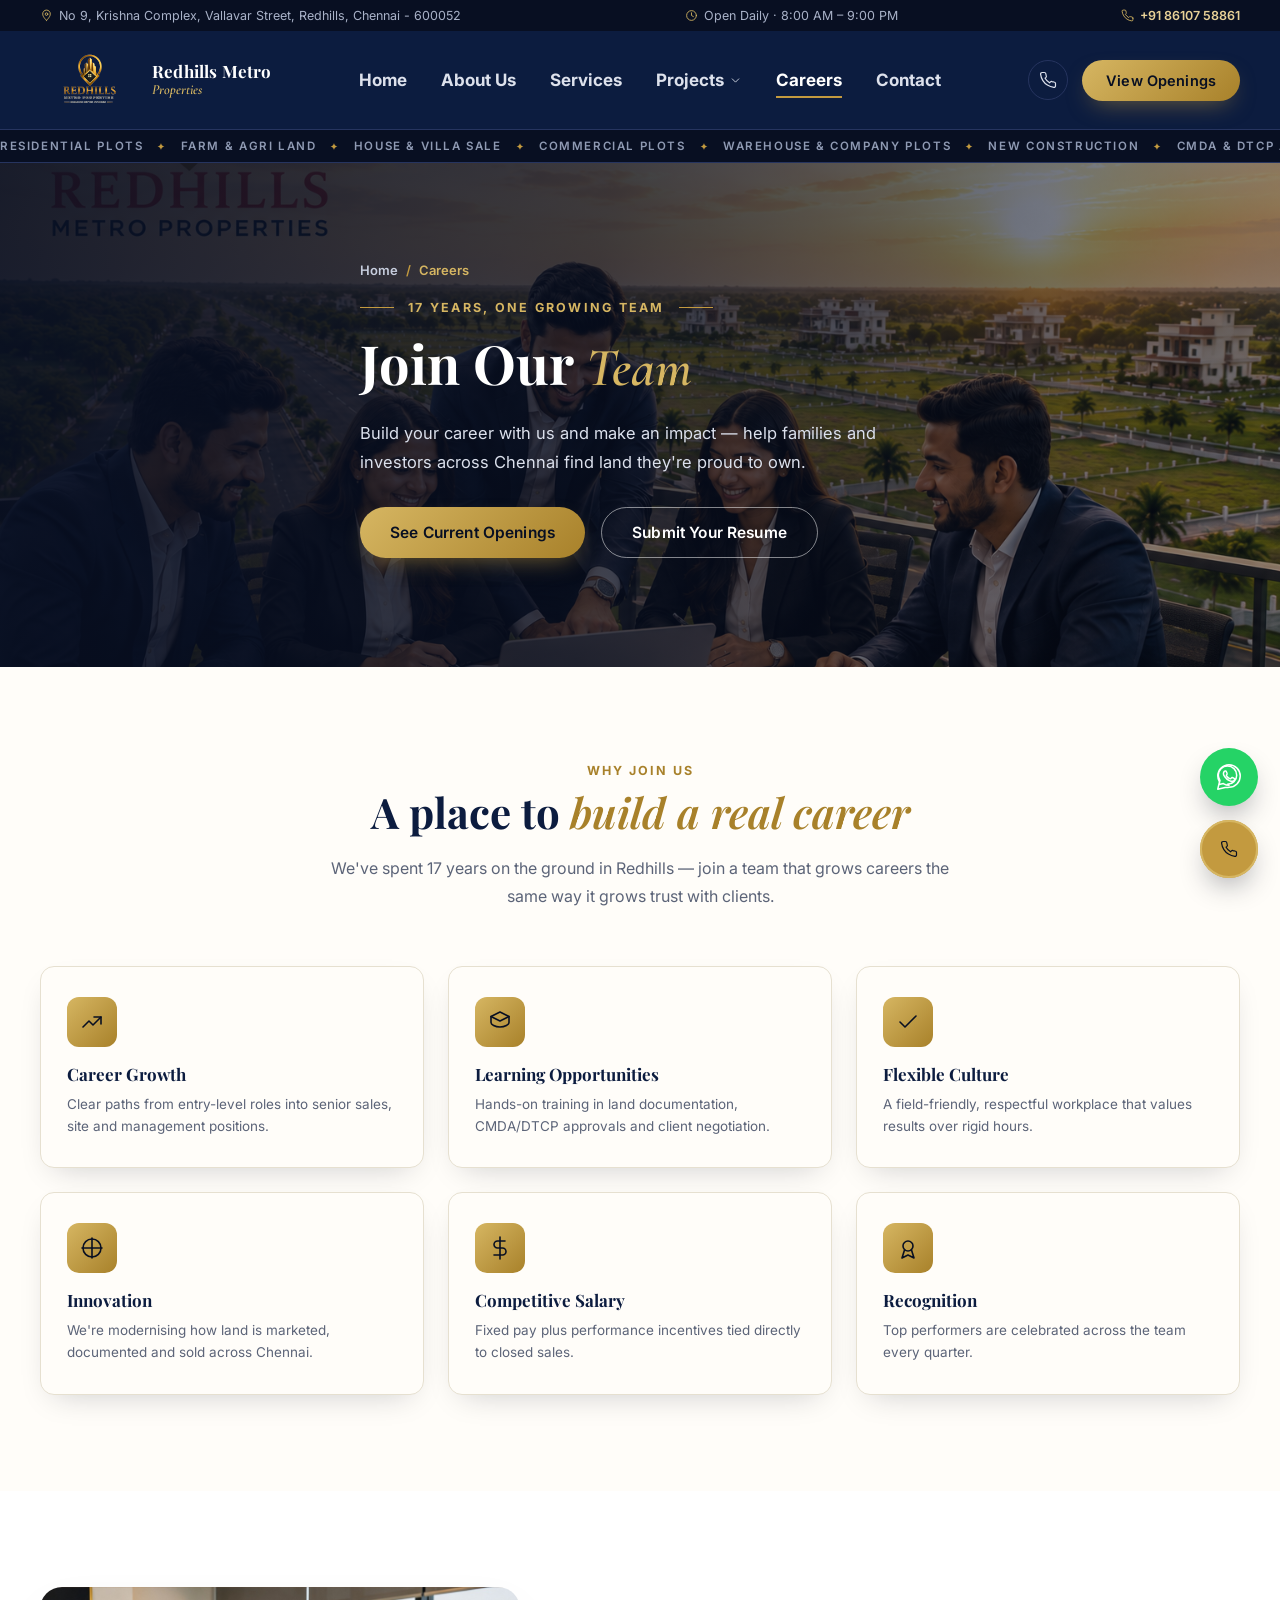
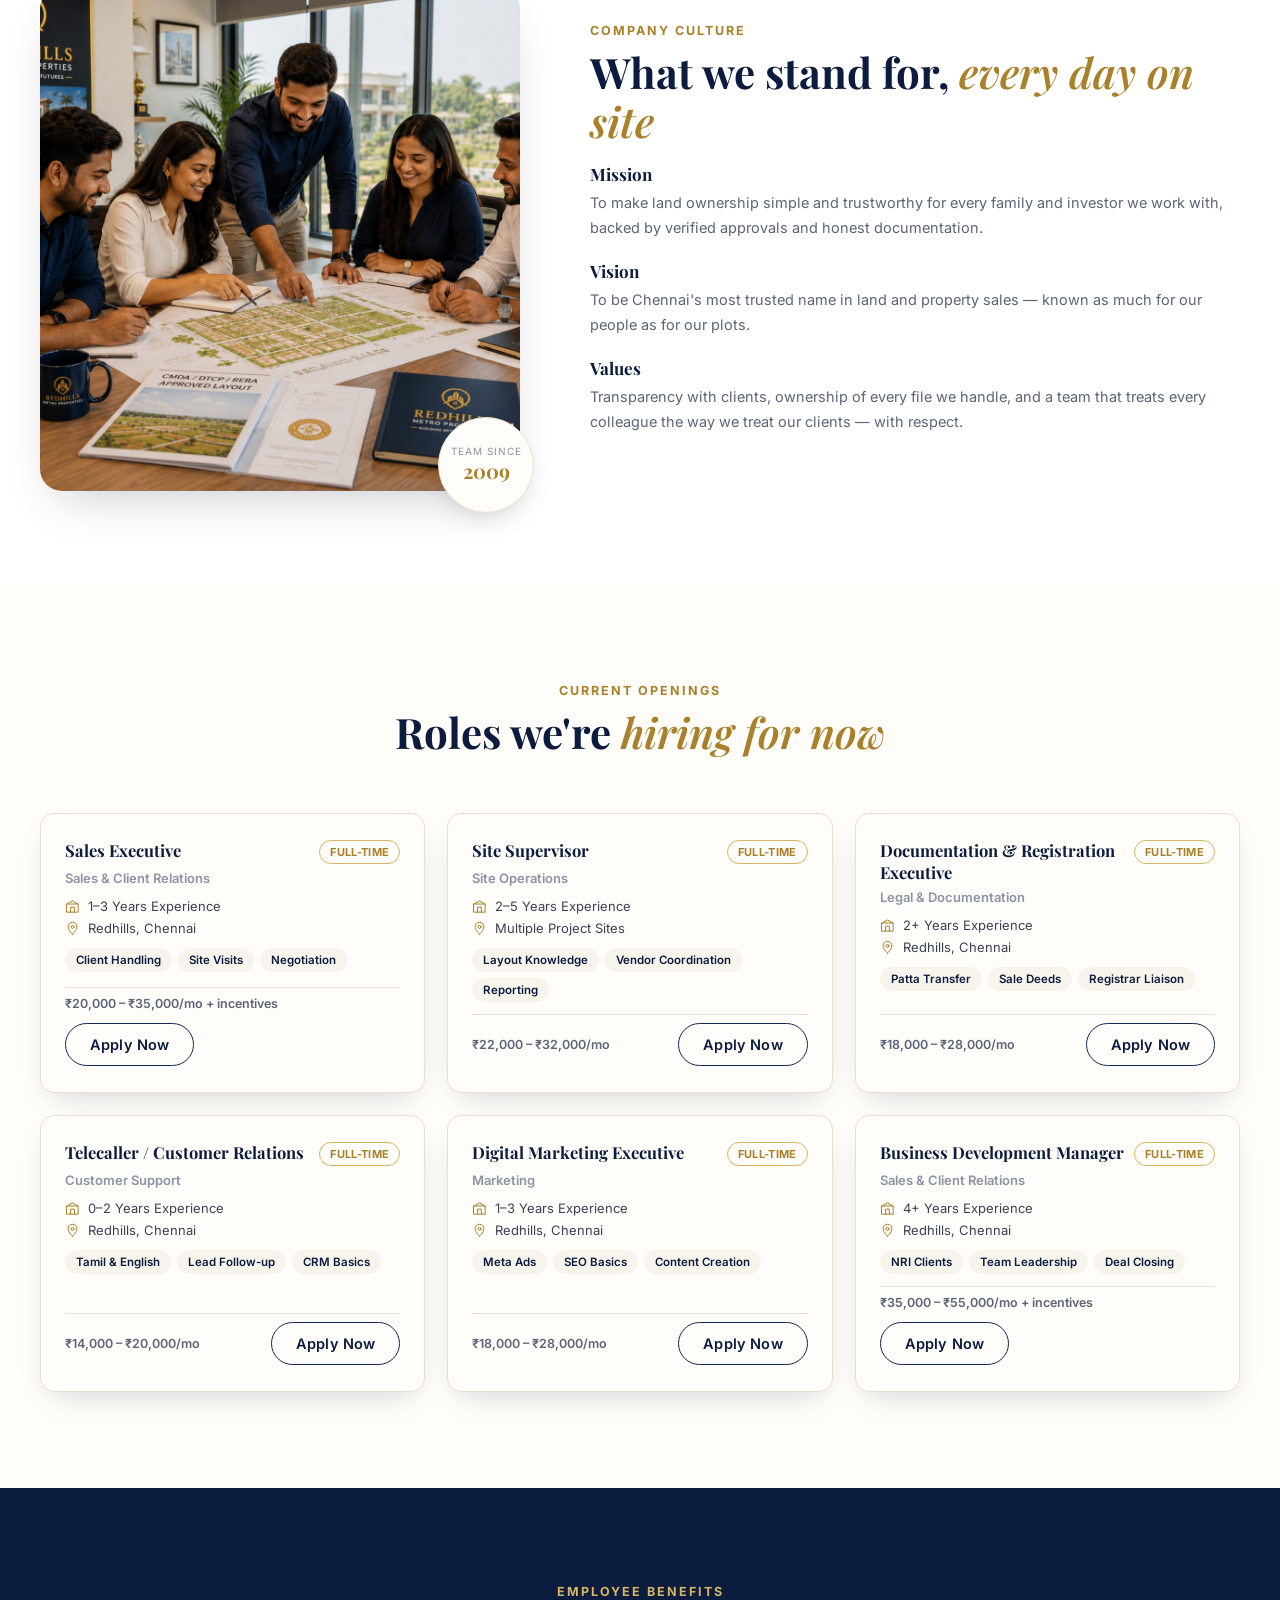
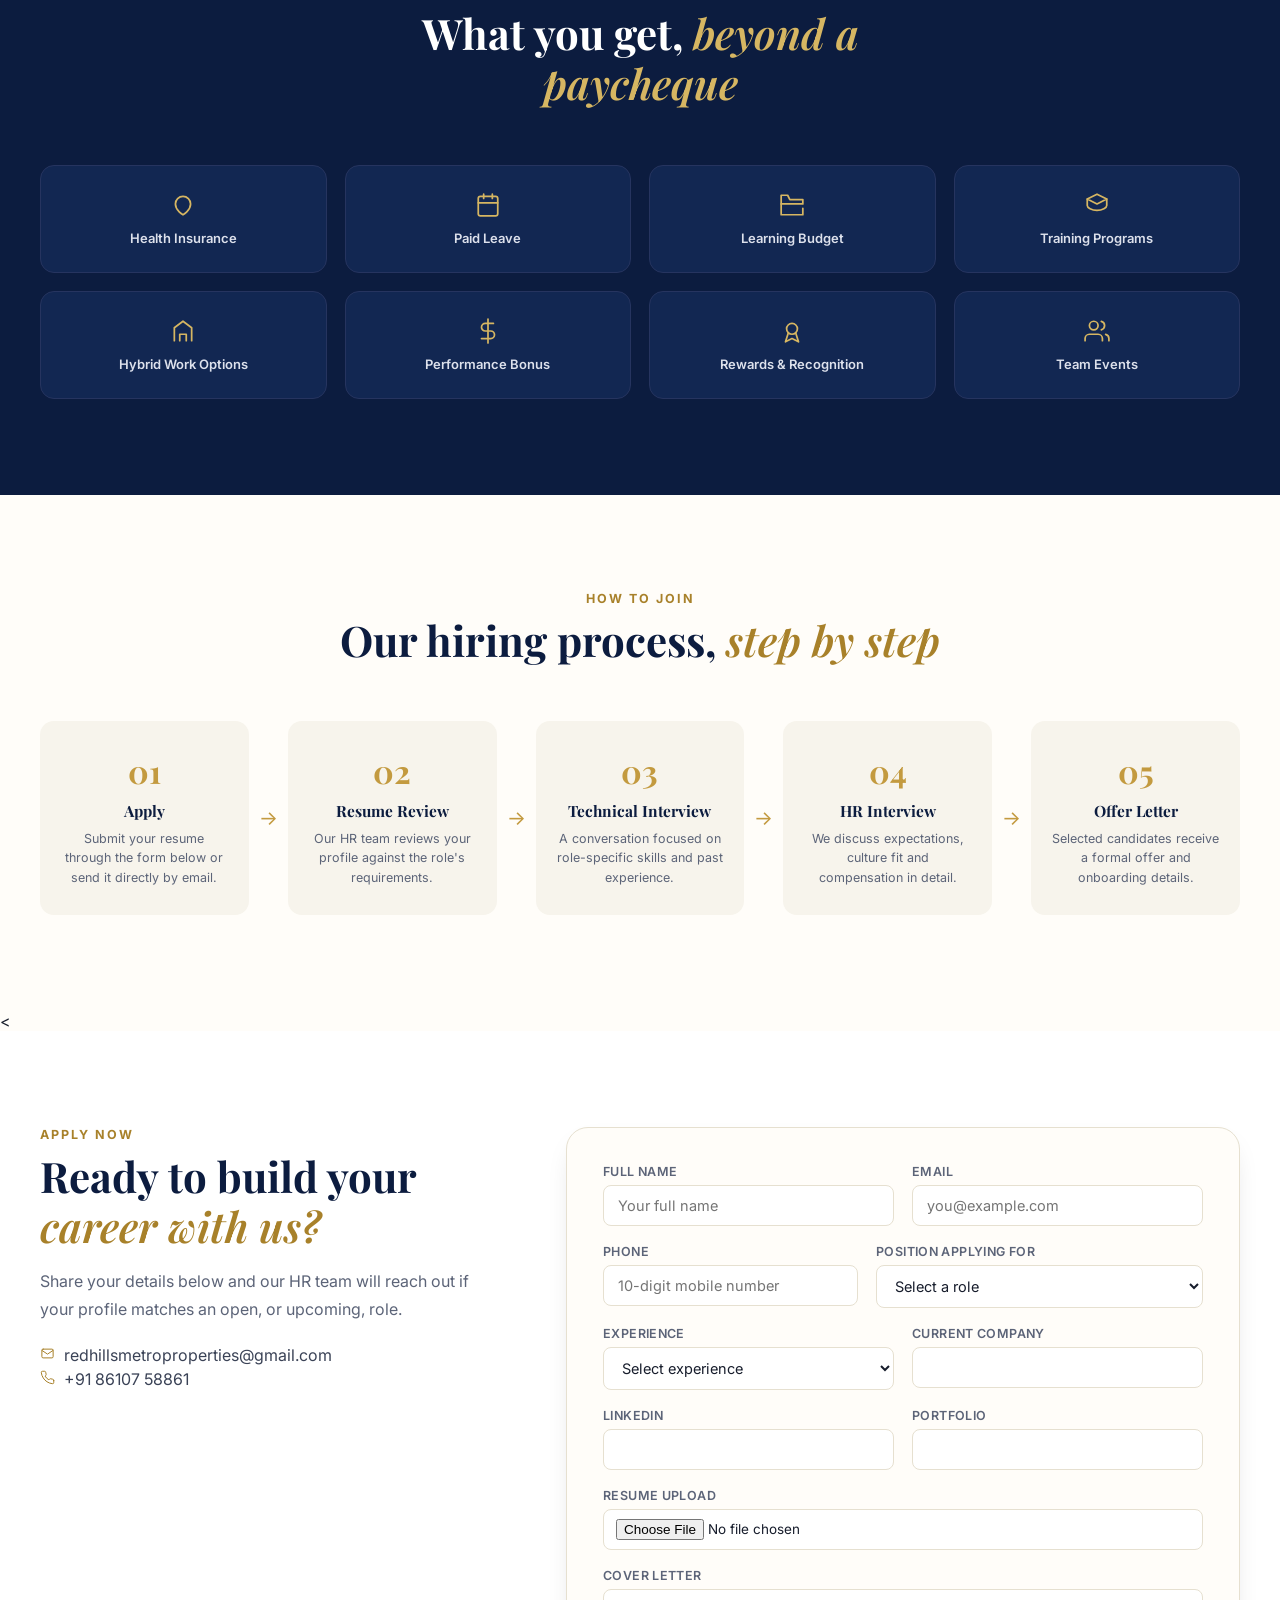
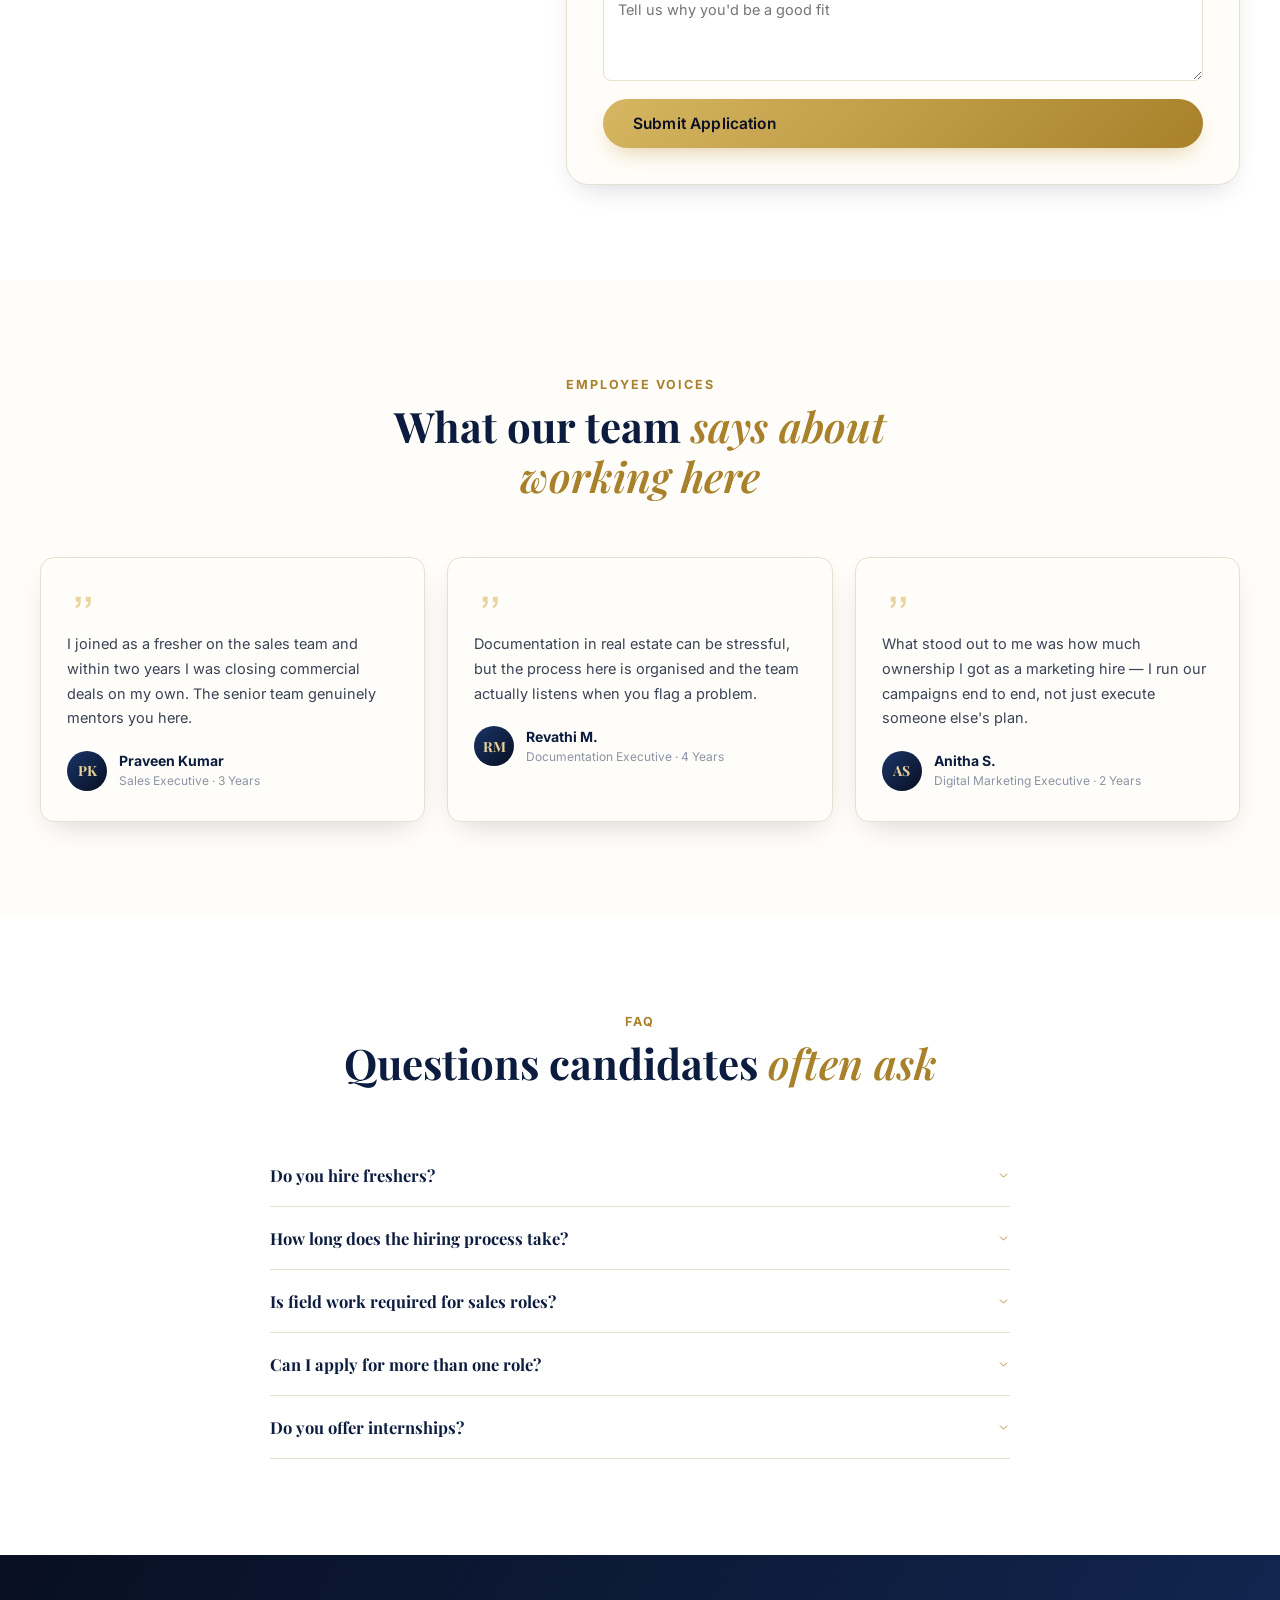
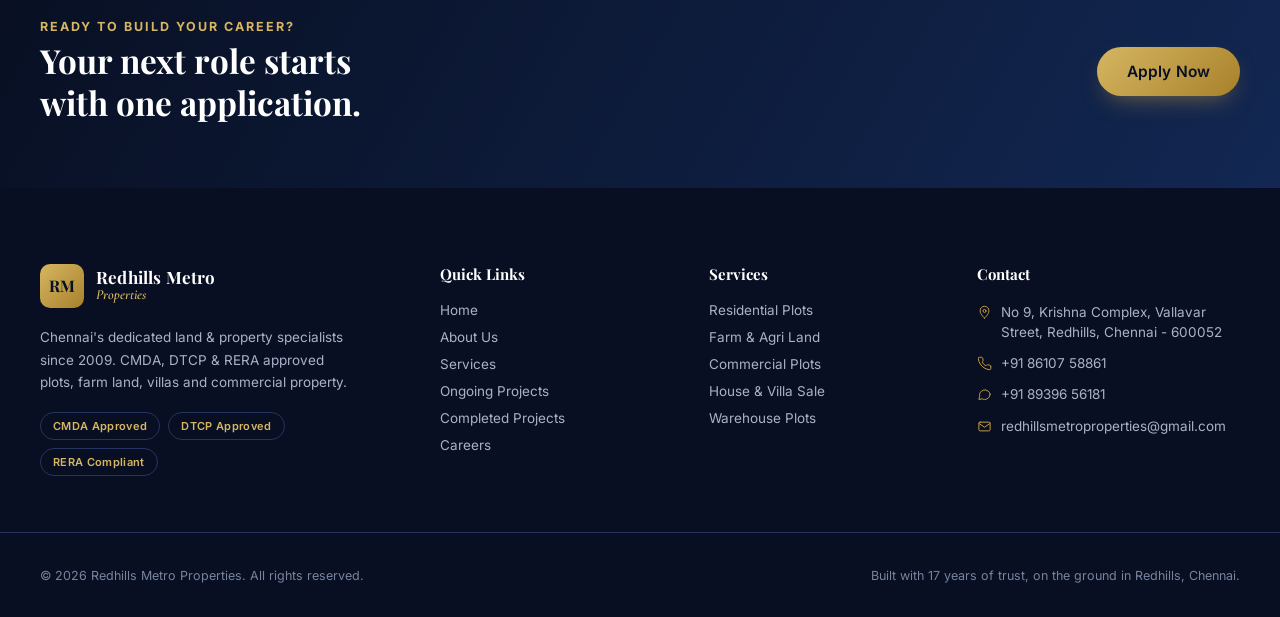
<file: careers.html>
<!DOCTYPE html>
<html lang="en">
<head>
<meta charset="UTF-8">
<meta name="viewport" content="width=device-width, initial-scale=1.0">
<title>Careers | Redhills Metro Properties</title>
<meta name="description" content="Build your career with Redhills Metro Properties — 17 years of trusted CMDA &amp; RERA approved land sales in Chennai. View current openings and apply.">
<link rel="preconnect" href="https://fonts.googleapis.com">
<link rel="preconnect" href="https://fonts.gstatic.com" crossorigin>
<link href="https://fonts.googleapis.com/css2?family=Playfair+Display:ital,wght@0,600;0,700;1,500;1,600&family=Inter:wght@400;500;600;700&family=Cormorant+Garamond:ital,wght@0,600;1,500&display=swap" rel="stylesheet">
<link rel="stylesheet" href="css/carrer.css">
</head>
<body>

<!-- ================= PRE-HEADER STRIP ================= -->
<div class="topbar">
  <div class="topbar__inner">
    <div class="topbar__item">
      <svg viewBox="0 0 24 24" class="i"><path d="M12 21s-7-6.1-7-11.5A7 7 0 0 1 12 2a7 7 0 0 1 7 7.5C19 14.9 12 21 12 21z"/><circle cx="12" cy="9.5" r="2.4"/></svg>
      No 9, Krishna Complex, Vallavar Street, Redhills, Chennai&nbsp;-&nbsp;600052
    </div>
    <div class="topbar__item">
      <svg viewBox="0 0 24 24" class="i"><circle cx="12" cy="12" r="9"/><path d="M12 7v5l3.5 2"/></svg>
      Open Daily · 8:00 AM – 9:00 PM
    </div>
    <a class="topbar__item topbar__phone" href="tel:+918610758861">
      <svg viewBox="0 0 24 24" class="i"><path d="M22 16.9v3a2 2 0 0 1-2.2 2 19.8 19.8 0 0 1-8.6-3.1 19.5 19.5 0 0 1-6-6A19.8 19.8 0 0 1 2.1 4.2 2 2 0 0 1 4.1 2h3a2 2 0 0 1 2 1.7c.1.9.3 1.8.6 2.7a2 2 0 0 1-.4 2.1L8.1 9.7a16 16 0 0 0 6 6l1.2-1.2a2 2 0 0 1 2.1-.4c.9.3 1.8.5 2.7.6a2 2 0 0 1 1.9 2.2z"/></svg>
      +91 86107 58861
    </a>
  </div>
</div>

<!-- ================= HEADER ================= -->
<header class="header" id="siteHeader">
  <div class="header__inner">
     <a href="index.html" class="brand">
  <img src="images/logo.png" alt="Redhills Metro Properties" class="brand__logo">
  <span class="brand__text">
    <strong>Redhills Metro</strong>
    <em>Properties</em>
  </span>
</a>

    <nav class="nav" id="siteNav">
      <ul class="nav__list">
        <li><a href="index.html">Home</a></li>
        <li><a href="about.html">About Us</a></li>
        <li><a href="services.html">Services</a></li>
        <li class="nav__dropdown">
          <button class="nav__dropdown-btn" id="projectsBtn" aria-expanded="false">
            Projects
            <svg viewBox="0 0 24 24" class="i i--chevron"><path d="M6 9l6 6 6-6"/></svg>
          </button>
          <ul class="nav__dropdown-menu" id="projectsMenu">
            <li><a href="ongoingprojects.html"><span>Ongoing Projects</span><small>6 sites in progress</small></a></li>
            <li><a href="completedprojects.html"><span>Completed Projects</span><small>25 projects delivered</small></a></li>
          </ul>
        </li>
        <li><a href="career.html" class="is-active">Careers</a></li>
        <li><a href="contact.html">Contact</a></li>
      </ul>
    </nav>

    <div class="header__cta">
      <a href="tel:+918610758861" class="icon-btn" aria-label="Call us">
        <svg viewBox="0 0 24 24" class="i"><path d="M22 16.9v3a2 2 0 0 1-2.2 2 19.8 19.8 0 0 1-8.6-3.1 19.5 19.5 0 0 1-6-6A19.8 19.8 0 0 1 2.1 4.2 2 2 0 0 1 4.1 2h3a2 2 0 0 1 2 1.7c.1.9.3 1.8.6 2.7a2 2 0 0 1-.4 2.1L8.1 9.7a16 16 0 0 0 6 6l1.2-1.2a2 2 0 0 1 2.1-.4c.9.3 1.8.5 2.7.6a2 2 0 0 1 1.9 2.2z"/></svg>
      </a>
      <a href="#openings" class="btn btn--gold">View Openings</a>
      <button class="hamburger" id="hamburgerBtn" aria-label="Open menu" aria-expanded="false">
        <span></span><span></span><span></span>
      </button>
    </div>
  </div>

  <div class="ticker">
    <div class="ticker__track">
      <span>RESIDENTIAL PLOTS</span><span class="dot">✦</span>
      <span>FARM &amp; AGRI LAND</span><span class="dot">✦</span>
      <span>HOUSE &amp; VILLA SALE</span><span class="dot">✦</span>
      <span>COMMERCIAL PLOTS</span><span class="dot">✦</span>
      <span>WAREHOUSE &amp; COMPANY PLOTS</span><span class="dot">✦</span>
      <span>NEW CONSTRUCTION</span><span class="dot">✦</span>
      <span>CMDA &amp; DTCP APPROVED</span><span class="dot">✦</span>
      <span>RERA COMPLIANT</span><span class="dot">✦</span>
      <span>FREE SITE VISIT</span><span class="dot">✦</span>
      <span>RESIDENTIAL PLOTS</span><span class="dot">✦</span>
      <span>FARM &amp; AGRI LAND</span><span class="dot">✦</span>
      <span>HOUSE &amp; VILLA SALE</span><span class="dot">✦</span>
      <span>COMMERCIAL PLOTS</span><span class="dot">✦</span>
      <span>WAREHOUSE &amp; COMPANY PLOTS</span><span class="dot">✦</span>
      <span>NEW CONSTRUCTION</span><span class="dot">✦</span>
      <span>CMDA &amp; DTCP APPROVED</span><span class="dot">✦</span>
      <span>RERA COMPLIANT</span><span class="dot">✦</span>
      <span>FREE SITE VISIT</span><span class="dot">✦</span>
    </div>
  </div>
</header>

<!-- ================= PAGE HERO ================= -->
<section class="page-hero page-hero--career">
  <div class="page-hero__bg" style="background-image:url('images/career-hero.jpg');"></div>
  <div class="page-hero__overlay"></div>
  <div class="page-hero__content reveal">
    <nav class="breadcrumb" aria-label="Breadcrumb">
      <a href="../index.html">Home</a>
      <span class="breadcrumb__sep">/</span>
      <span class="breadcrumb__current">Careers</span>
    </nav>
    <p class="page-hero__eyebrow"><span></span>17 Years, One Growing Team<span></span></p>
    <h1 class="page-hero__title">Join Our <em>Team</em></h1>
    <p class="page-hero__desc">Build your career with us and make an impact — help families and investors across Chennai find land they're proud to own.</p>
    <div class="page-hero__actions">
      <a href="#openings" class="btn btn--gold btn--lg">See Current Openings</a>
      <a href="#applyForm" class="btn btn--outline-light btn--lg">Submit Your Resume</a>
    </div>
  </div>
</section>

<!-- ================= WHY JOIN US ================= -->
<section class="section why-join">
  <div class="section__head reveal">
    <p class="eyebrow">Why Join Us</p>
    <h2 class="section__title">A place to <em>build a real career</em></h2>
    <p class="section__text">We've spent 17 years on the ground in Redhills — join a team that grows careers the same way it grows trust with clients.</p>
  </div>
  <div class="why-join__grid">
    <div class="benefit-card reveal">
      <div class="benefit-card__icon"><svg viewBox="0 0 24 24" class="i"><path d="M3 17l6-6 4 4 8-8"/><path d="M14 7h7v7"/></svg></div>
      <h3>Career Growth</h3>
      <p>Clear paths from entry-level roles into senior sales, site and management positions.</p>
    </div>
    <div class="benefit-card reveal">
      <div class="benefit-card__icon"><svg viewBox="0 0 24 24" class="i"><path d="M12 2l9 4.5-9 4.5-9-4.5L12 2z"/><path d="M3 6.5v6c0 2 4 4.5 9 4.5s9-2.5 9-4.5v-6"/></svg></div>
      <h3>Learning Opportunities</h3>
      <p>Hands-on training in land documentation, CMDA/DTCP approvals and client negotiation.</p>
    </div>
    <div class="benefit-card reveal">
      <div class="benefit-card__icon"><svg viewBox="0 0 24 24" class="i"><path d="M20 6L9 17l-5-5"/></svg></div>
      <h3>Flexible Culture</h3>
      <p>A field-friendly, respectful workplace that values results over rigid hours.</p>
    </div>
    <div class="benefit-card reveal">
      <div class="benefit-card__icon"><svg viewBox="0 0 24 24" class="i"><path d="M12 2v20M2 12h20"/><circle cx="12" cy="12" r="9"/></svg></div>
      <h3>Innovation</h3>
      <p>We're modernising how land is marketed, documented and sold across Chennai.</p>
    </div>
    <div class="benefit-card reveal">
      <div class="benefit-card__icon"><svg viewBox="0 0 24 24" class="i"><path d="M12 1v22M17 5H9.5a3.5 3.5 0 0 0 0 7h5a3.5 3.5 0 0 1 0 7H6"/></svg></div>
      <h3>Competitive Salary</h3>
      <p>Fixed pay plus performance incentives tied directly to closed sales.</p>
    </div>
    <div class="benefit-card reveal">
      <div class="benefit-card__icon"><svg viewBox="0 0 24 24" class="i"><path d="M12 15a5 5 0 1 0 0-10 5 5 0 0 0 0 10z"/><path d="M8.5 14L6 22l6-3 6 3-2.5-8"/></svg></div>
      <h3>Recognition</h3>
      <p>Top performers are celebrated across the team every quarter.</p>
    </div>
  </div>
</section>

<!-- ================= COMPANY CULTURE ================= -->
<section class="section section--cream culture">
  <div class="culture__inner">
    <div class="culture__media reveal">
      <div class="culture__image" style="background-image:url('images/culture-team.jpg');"></div>
      <div class="culture__since"><span>Team since</span><strong>2009</strong></div>
    </div>
    <div class="culture__content reveal">
      <p class="eyebrow">Company Culture</p>
      <h2 class="section__title">What we stand for, <em>every day on site</em></h2>
      <div class="culture__block">
        <h3>Mission</h3>
        <p>To make land ownership simple and trustworthy for every family and investor we work with, backed by verified approvals and honest documentation.</p>
      </div>
      <div class="culture__block">
        <h3>Vision</h3>
        <p>To be Chennai's most trusted name in land and property sales — known as much for our people as for our plots.</p>
      </div>
      <div class="culture__block">
        <h3>Values</h3>
        <p>Transparency with clients, ownership of every file we handle, and a team that treats every colleague the way we treat our clients — with respect.</p>
      </div>
    </div>
  </div>
</section>

<!-- ================= CURRENT OPENINGS ================= -->
<section class="section openings" id="openings">
  <div class="section__head reveal">
    <p class="eyebrow">Current Openings</p>
    <h2 class="section__title">Roles we're <em>hiring for now</em></h2>
  </div>
  <div class="openings__grid">

    <article class="job-card reveal">
      <div class="job-card__head">
        <h3>Sales Executive</h3>
        <span class="job-card__type">Full-time</span>
      </div>
      <p class="job-card__dept">Sales &amp; Client Relations</p>
      <ul class="job-card__meta">
        <li><svg viewBox="0 0 24 24" class="i"><rect x="3" y="8" width="18" height="13"/><path d="M9 21V13h6v8"/><path d="M3 8l9-5 9 5"/></svg>1–3 Years Experience</li>
        <li><svg viewBox="0 0 24 24" class="i"><path d="M12 21s-7-6.1-7-11.5A7 7 0 0 1 12 2a7 7 0 0 1 7 7.5C19 14.9 12 21 12 21z"/><circle cx="12" cy="9.5" r="2.4"/></svg>Redhills, Chennai</li>
      </ul>
      <div class="job-card__skills">
        <span>Client Handling</span><span>Site Visits</span><span>Negotiation</span>
      </div>
      <div class="job-card__foot">
        <span class="job-card__salary">₹20,000 – ₹35,000/mo + incentives</span>
        <a href="#applyForm" class="btn btn--outline">Apply Now</a>
      </div>
    </article>

    <article class="job-card reveal">
      <div class="job-card__head">
        <h3>Site Supervisor</h3>
        <span class="job-card__type">Full-time</span>
      </div>
      <p class="job-card__dept">Site Operations</p>
      <ul class="job-card__meta">
        <li><svg viewBox="0 0 24 24" class="i"><rect x="3" y="8" width="18" height="13"/><path d="M9 21V13h6v8"/><path d="M3 8l9-5 9 5"/></svg>2–5 Years Experience</li>
        <li><svg viewBox="0 0 24 24" class="i"><path d="M12 21s-7-6.1-7-11.5A7 7 0 0 1 12 2a7 7 0 0 1 7 7.5C19 14.9 12 21 12 21z"/><circle cx="12" cy="9.5" r="2.4"/></svg>Multiple Project Sites</li>
      </ul>
      <div class="job-card__skills">
        <span>Layout Knowledge</span><span>Vendor Coordination</span><span>Reporting</span>
      </div>
      <div class="job-card__foot">
        <span class="job-card__salary">₹22,000 – ₹32,000/mo</span>
        <a href="#applyForm" class="btn btn--outline">Apply Now</a>
      </div>
    </article>

    <article class="job-card reveal">
      <div class="job-card__head">
        <h3>Documentation &amp; Registration Executive</h3>
        <span class="job-card__type">Full-time</span>
      </div>
      <p class="job-card__dept">Legal &amp; Documentation</p>
      <ul class="job-card__meta">
        <li><svg viewBox="0 0 24 24" class="i"><rect x="3" y="8" width="18" height="13"/><path d="M9 21V13h6v8"/><path d="M3 8l9-5 9 5"/></svg>2+ Years Experience</li>
        <li><svg viewBox="0 0 24 24" class="i"><path d="M12 21s-7-6.1-7-11.5A7 7 0 0 1 12 2a7 7 0 0 1 7 7.5C19 14.9 12 21 12 21z"/><circle cx="12" cy="9.5" r="2.4"/></svg>Redhills, Chennai</li>
      </ul>
      <div class="job-card__skills">
        <span>Patta Transfer</span><span>Sale Deeds</span><span>Registrar Liaison</span>
      </div>
      <div class="job-card__foot">
        <span class="job-card__salary">₹18,000 – ₹28,000/mo</span>
        <a href="#applyForm" class="btn btn--outline">Apply Now</a>
      </div>
    </article>

    <article class="job-card reveal">
      <div class="job-card__head">
        <h3>Telecaller / Customer Relations</h3>
        <span class="job-card__type">Full-time</span>
      </div>
      <p class="job-card__dept">Customer Support</p>
      <ul class="job-card__meta">
        <li><svg viewBox="0 0 24 24" class="i"><rect x="3" y="8" width="18" height="13"/><path d="M9 21V13h6v8"/><path d="M3 8l9-5 9 5"/></svg>0–2 Years Experience</li>
        <li><svg viewBox="0 0 24 24" class="i"><path d="M12 21s-7-6.1-7-11.5A7 7 0 0 1 12 2a7 7 0 0 1 7 7.5C19 14.9 12 21 12 21z"/><circle cx="12" cy="9.5" r="2.4"/></svg>Redhills, Chennai</li>
      </ul>
      <div class="job-card__skills">
        <span>Tamil &amp; English</span><span>Lead Follow-up</span><span>CRM Basics</span>
      </div>
      <div class="job-card__foot">
        <span class="job-card__salary">₹14,000 – ₹20,000/mo</span>
        <a href="#applyForm" class="btn btn--outline">Apply Now</a>
      </div>
    </article>

    <article class="job-card reveal">
      <div class="job-card__head">
        <h3>Digital Marketing Executive</h3>
        <span class="job-card__type">Full-time</span>
      </div>
      <p class="job-card__dept">Marketing</p>
      <ul class="job-card__meta">
        <li><svg viewBox="0 0 24 24" class="i"><rect x="3" y="8" width="18" height="13"/><path d="M9 21V13h6v8"/><path d="M3 8l9-5 9 5"/></svg>1–3 Years Experience</li>
        <li><svg viewBox="0 0 24 24" class="i"><path d="M12 21s-7-6.1-7-11.5A7 7 0 0 1 12 2a7 7 0 0 1 7 7.5C19 14.9 12 21 12 21z"/><circle cx="12" cy="9.5" r="2.4"/></svg>Redhills, Chennai</li>
      </ul>
      <div class="job-card__skills">
        <span>Meta Ads</span><span>SEO Basics</span><span>Content Creation</span>
      </div>
      <div class="job-card__foot">
        <span class="job-card__salary">₹18,000 – ₹28,000/mo</span>
        <a href="#applyForm" class="btn btn--outline">Apply Now</a>
      </div>
    </article>

    <article class="job-card reveal">
      <div class="job-card__head">
        <h3>Business Development Manager</h3>
        <span class="job-card__type">Full-time</span>
      </div>
      <p class="job-card__dept">Sales &amp; Client Relations</p>
      <ul class="job-card__meta">
        <li><svg viewBox="0 0 24 24" class="i"><rect x="3" y="8" width="18" height="13"/><path d="M9 21V13h6v8"/><path d="M3 8l9-5 9 5"/></svg>4+ Years Experience</li>
        <li><svg viewBox="0 0 24 24" class="i"><path d="M12 21s-7-6.1-7-11.5A7 7 0 0 1 12 2a7 7 0 0 1 7 7.5C19 14.9 12 21 12 21z"/><circle cx="12" cy="9.5" r="2.4"/></svg>Redhills, Chennai</li>
      </ul>
      <div class="job-card__skills">
        <span>NRI Clients</span><span>Team Leadership</span><span>Deal Closing</span>
      </div>
      <div class="job-card__foot">
        <span class="job-card__salary">₹35,000 – ₹55,000/mo + incentives</span>
        <a href="#applyForm" class="btn btn--outline">Apply Now</a>
      </div>
    </article>

  </div>
</section>

<!-- ================= EMPLOYEE BENEFITS ================= -->
<section class="section section--dark benefits">
  <div class="section__head reveal">
    <p class="eyebrow eyebrow--light">Employee Benefits</p>
    <h2 class="section__title section__title--light">What you get, <em>beyond a paycheque</em></h2>
  </div>
  <div class="benefits__grid">
    <div class="benefits-tile reveal"><svg viewBox="0 0 24 24" class="i"><path d="M12 21s-7-4-7-10a7 7 0 0 1 14 0c0 6-7 10-7 10z"/></svg><span>Health Insurance</span></div>
    <div class="benefits-tile reveal"><svg viewBox="0 0 24 24" class="i"><rect x="3" y="4" width="18" height="18" rx="2"/><path d="M16 2v4M8 2v4M3 10h18"/></svg><span>Paid Leave</span></div>
    <div class="benefits-tile reveal"><svg viewBox="0 0 24 24" class="i"><path d="M2 3h6l2 4h12v4H2z"/><path d="M2 11v10h20v-6"/></svg><span>Learning Budget</span></div>
    <div class="benefits-tile reveal"><svg viewBox="0 0 24 24" class="i"><path d="M12 2l9 4.5-9 4.5-9-4.5L12 2z"/><path d="M3 6.5v6c0 2 4 4.5 9 4.5s9-2.5 9-4.5v-6"/></svg><span>Training Programs</span></div>
    <div class="benefits-tile reveal"><svg viewBox="0 0 24 24" class="i"><path d="M4 21V9l8-6 8 6v12"/><path d="M9 21v-6h6v6"/></svg><span>Hybrid Work Options</span></div>
    <div class="benefits-tile reveal"><svg viewBox="0 0 24 24" class="i"><path d="M12 1v22M17 5H9.5a3.5 3.5 0 0 0 0 7h5a3.5 3.5 0 0 1 0 7H6"/></svg><span>Performance Bonus</span></div>
    <div class="benefits-tile reveal"><svg viewBox="0 0 24 24" class="i"><path d="M12 15a5 5 0 1 0 0-10 5 5 0 0 0 0 10z"/><path d="M8.5 14L6 22l6-3 6 3-2.5-8"/></svg><span>Rewards &amp; Recognition</span></div>
    <div class="benefits-tile reveal"><svg viewBox="0 0 24 24" class="i"><path d="M17 21v-2a4 4 0 0 0-4-4H5a4 4 0 0 0-4 4v2"/><circle cx="9" cy="7" r="4"/><path d="M23 21v-2a4 4 0 0 0-3-3.87"/><path d="M16 3.13a4 4 0 0 1 0 7.75"/></svg><span>Team Events</span></div>
  </div>
</section>

<!-- ================= APPLICATION PROCESS ================= -->
<section class="section process-timeline">
  <div class="section__head reveal">
    <p class="eyebrow">How To Join</p>
    <h2 class="section__title">Our hiring process, <em>step by step</em></h2>
  </div>
  <div class="timeline">
    <div class="timeline__step reveal">
      <span class="timeline__num">01</span>
      <h3>Apply</h3>
      <p>Submit your resume through the form below or send it directly by email.</p>
    </div>
    <div class="timeline__arrow" aria-hidden="true">→</div>
    <div class="timeline__step reveal">
      <span class="timeline__num">02</span>
      <h3>Resume Review</h3>
      <p>Our HR team reviews your profile against the role's requirements.</p>
    </div>
    <div class="timeline__arrow" aria-hidden="true">→</div>
    <div class="timeline__step reveal">
      <span class="timeline__num">03</span>
      <h3>Technical Interview</h3>
      <p>A conversation focused on role-specific skills and past experience.</p>
    </div>
    <div class="timeline__arrow" aria-hidden="true">→</div>
    <div class="timeline__step reveal">
      <span class="timeline__num">04</span>
      <h3>HR Interview</h3>
      <p>We discuss expectations, culture fit and compensation in detail.</p>
    </div>
    <div class="timeline__arrow" aria-hidden="true">→</div>
    <div class="timeline__step reveal">
      <span class="timeline__num">05</span>
      <h3>Offer Letter</h3>
      <p>Selected candidates receive a formal offer and onboarding details.</p>
    </div>
  </div>
</section>

<<!-- ================= RESUME SUBMISSION FORM ================= -->
<section class="section section--cream apply" id="applyForm">
  <div class="apply__inner">

    <div class="apply__intro reveal">
      <p class="eyebrow">Apply Now</p>
      <h2 class="section__title">Ready to build your <em>career with us?</em></h2>
      <p class="section__text">
        Share your details below and our HR team will reach out if your profile matches an open, or upcoming, role.
      </p>

      <ul class="footer__contact" style="margin-top:20px; color:var(--ink-700);">
        <li>
          <svg viewBox="0 0 24 24" class="i" style="color:var(--gold-600);">
            <rect x="3" y="5" width="18" height="14" rx="2"/>
            <path d="M3 7l9 6 9-6"/>
          </svg>
          <a href="mailto:redhillsmetroproperties@gmail.com">
            redhillsmetroproperties@gmail.com
          </a>
        </li>

        <li>
          <svg viewBox="0 0 24 24" class="i" style="color:var(--gold-600);">
            <path d="M22 16.9v3a2 2 0 0 1-2.2 2 19.8 19.8 0 0 1-8.6-3.1 19.5 19.5 0 0 1-6-6A19.8 19.8 0 0 1 2.1 4.2 2 2 0 0 1 4.1 2h3a2 2 0 0 1 2 1.7c.1.9.3 1.8.6 2.7a2 2 0 0 1-.4 2.1L8.1 9.7a16 16 0 0 0 6 6l1.2-1.2a2 2 0 0 1 2.1-.4c.9.3 1.8.5 2.7.6a2 2 0 0 1 1.9 2.2z"/>
          </svg>
          <a href="tel:+918610758861">+91 86107 58861</a>
        </li>
      </ul>
    </div>

    <form
      class="apply-form reveal"
      action="https://formsubmit.co/redhillsmetroproperties@gmail.com"
      method="POST"
      enctype="multipart/form-data">

      <!-- FormSubmit Settings -->
      <input type="hidden" name="_subject" value="New Career Application - Redhills Metro Properties">
      <input type="hidden" name="_captcha" value="false">
      <input type="hidden" name="_template" value="table">
      <input type="hidden" name="_next" value="thankyou.html">

      <div class="form__row form__row--split">
        <div>
          <label for="apName">Full Name</label>
          <input type="text" id="apName" name="Full Name" placeholder="Your full name" required>
        </div>

        <div>
          <label for="apEmail">Email</label>
          <input type="email" id="apEmail" name="Email" placeholder="you@example.com" required>
        </div>
      </div>

      <div class="form__row form__row--split">
        <div>
          <label for="apPhone">Phone</label>
          <input type="tel" id="apPhone" name="Phone" placeholder="10-digit mobile number" required>
        </div>

        <div>
          <label for="apPosition">Position Applying For</label>
          <select id="apPosition" name="Position" required>
            <option value="" selected disabled>Select a role</option>
            <option>Sales Executive</option>
            <option>Site Supervisor</option>
            <option>Documentation & Registration Executive</option>
            <option>Telecaller / Customer Relations</option>
            <option>Digital Marketing Executive</option>
            <option>Business Development Manager</option>
            <option>Other / General Application</option>
          </select>
        </div>
      </div>

      <div class="form__row form__row--split">
        <div>
          <label for="apExperience">Experience</label>
          <select id="apExperience" name="Experience" required>
            <option value="" selected disabled>Select experience</option>
            <option>Fresher</option>
            <option>1–2 Years</option>
            <option>3–5 Years</option>
            <option>5+ Years</option>
          </select>
        </div>

        <div>
          <label for="apCompany">Current Company</label>
          <input type="text" id="apCompany" name="Current Company">
        </div>
      </div>

      <div class="form__row form__row--split">
        <div>
          <label for="apLinkedin">LinkedIn</label>
          <input type="url" id="apLinkedin" name="LinkedIn">
        </div>

        <div>
          <label for="apPortfolio">Portfolio</label>
          <input type="url" id="apPortfolio" name="Portfolio">
        </div>
      </div>

      <div class="form__row">
        <label for="apResume">Resume Upload</label>
        <input
          type="file"
          id="apResume"
          name="attachment"
          accept=".pdf,.doc,.doc,.docx"
          required>
      </div>

      <div class="form__row">
        <label for="apCoverLetter">Cover Letter</label>
        <textarea
          id="apCoverLetter"
          name="Cover Letter"
          rows="4"
          placeholder="Tell us why you'd be a good fit"></textarea>
      </div>

      <button type="submit" class="btn btn--gold btn--lg">
        Submit Application
      </button>

    </form>

  </div>
</section>

<!-- Success popup -->
<div class="popup" id="applySuccessPopup" role="dialog" aria-modal="true" aria-labelledby="popupTitle">
  <div class="popup__card">
    <button class="popup__close" id="popupCloseBtn" aria-label="Close">&times;</button>
    <div class="popup__icon"><svg viewBox="0 0 24 24" class="i"><path d="M20 6L9 17l-5-5"/></svg></div>
    <h3 id="popupTitle">Application Received!</h3>
    <p>Thank you for applying to Redhills Metro Properties. Our HR team will review your profile and reach out if there's a match.</p>
    <button class="btn btn--gold" id="popupOkBtn">Done</button>
  </div>
</div>

<!-- ================= EMPLOYEE TESTIMONIALS ================= -->
<section class="section testimonials">
  <div class="section__head reveal">
    <p class="eyebrow">Employee Voices</p>
    <h2 class="section__title">What our team <em>says about working here</em></h2>
  </div>
  <div class="testimonials__grid">
    <div class="review-card reveal">
      <svg viewBox="0 0 24 24" class="review-card__quote"><path d="M7 7h4v4c0 3-2 5-4 5v-2c1 0 2-1 2-3H7V7zm8 0h4v4c0 3-2 5-4 5v-2c1 0 2-1 2-3h-2V7z"/></svg>
      <p>I joined as a fresher on the sales team and within two years I was closing commercial deals on my own. The senior team genuinely mentors you here.</p>
      <div class="review-card__person">
        <span class="avatar">PK</span>
        <div><strong>Praveen Kumar</strong><small>Sales Executive · 3 Years</small></div>
      </div>
    </div>
    <div class="review-card reveal">
      <svg viewBox="0 0 24 24" class="review-card__quote"><path d="M7 7h4v4c0 3-2 5-4 5v-2c1 0 2-1 2-3H7V7zm8 0h4v4c0 3-2 5-4 5v-2c1 0 2-1 2-3h-2V7z"/></svg>
      <p>Documentation in real estate can be stressful, but the process here is organised and the team actually listens when you flag a problem.</p>
      <div class="review-card__person">
        <span class="avatar">RM</span>
        <div><strong>Revathi M.</strong><small>Documentation Executive · 4 Years</small></div>
      </div>
    </div>
    <div class="review-card reveal">
      <svg viewBox="0 0 24 24" class="review-card__quote"><path d="M7 7h4v4c0 3-2 5-4 5v-2c1 0 2-1 2-3H7V7zm8 0h4v4c0 3-2 5-4 5v-2c1 0 2-1 2-3h-2V7z"/></svg>
      <p>What stood out to me was how much ownership I got as a marketing hire — I run our campaigns end to end, not just execute someone else's plan.</p>
      <div class="review-card__person">
        <span class="avatar">AS</span>
        <div><strong>Anitha S.</strong><small>Digital Marketing Executive · 2 Years</small></div>
      </div>
    </div>
  </div>
</section>

<!-- ================= FAQ ================= -->
<section class="section section--cream faq">
  <div class="section__head reveal">
    <p class="eyebrow">FAQ</p>
    <h2 class="section__title">Questions candidates <em>often ask</em></h2>
  </div>
  <div class="faq__list" id="careerFaqList">
    <div class="faq-item reveal">
      <button class="faq-item__q" aria-expanded="false">
        Do you hire freshers?
        <svg viewBox="0 0 24 24" class="i i--chevron"><path d="M6 9l6 6 6-6"/></svg>
      </button>
      <div class="faq-item__a"><p>Yes, several of our roles including Telecaller and Sales Executive are open to freshers with strong communication skills.</p></div>
    </div>
    <div class="faq-item reveal">
      <button class="faq-item__q" aria-expanded="false">
        How long does the hiring process take?
        <svg viewBox="0 0 24 24" class="i i--chevron"><path d="M6 9l6 6 6-6"/></svg>
      </button>
      <div class="faq-item__a"><p>Most candidates hear back within a week of applying, and the full process from application to offer typically takes two to three weeks.</p></div>
    </div>
    <div class="faq-item reveal">
      <button class="faq-item__q" aria-expanded="false">
        Is field work required for sales roles?
        <svg viewBox="0 0 24 24" class="i i--chevron"><path d="M6 9l6 6 6-6"/></svg>
      </button>
      <div class="faq-item__a"><p>Yes, sales and site roles involve regular site visits across our project locations in and around Redhills.</p></div>
    </div>
    <div class="faq-item reveal">
      <button class="faq-item__q" aria-expanded="false">
        Can I apply for more than one role?
        <svg viewBox="0 0 24 24" class="i i--chevron"><path d="M6 9l6 6 6-6"/></svg>
      </button>
      <div class="faq-item__a"><p>Yes, select "Other / General Application" and mention the roles you're interested in within your cover letter.</p></div>
    </div>
    <div class="faq-item reveal">
      <button class="faq-item__q" aria-expanded="false">
        Do you offer internships?
        <svg viewBox="0 0 24 24" class="i i--chevron"><path d="M6 9l6 6 6-6"/></svg>
      </button>
      <div class="faq-item__a"><p>We periodically open internships in marketing and documentation — apply via the form and mention your availability.</p></div>
    </div>
  </div>
</section>

<!-- ================= CTA BAND ================= -->
<section class="cta-band reveal">
  <div class="cta-band__inner">
    <div>
      <p class="eyebrow eyebrow--light">Ready To Build Your Career?</p>
      <h2>Your next role starts<br>with one application.</h2>
    </div>
    <div class="cta-band__actions">
      <a href="#applyForm" class="btn btn--gold btn--lg">Apply Now</a>
    </div>
  </div>
</section>

<!-- ================= FOOTER ================= -->
<footer class="footer">
  <div class="footer__inner">
    <div class="footer__col footer__col--brand">
      <a href="../index.html" class="brand brand--footer">
        <span class="brand__mark">RM</span>
        <span class="brand__text">
          <strong>Redhills Metro</strong>
          <em>Properties</em>
        </span>
      </a>
      <p>Chennai's dedicated land &amp; property specialists since 2009. CMDA, DTCP &amp; RERA approved plots, farm land, villas and commercial property.</p>
      <div class="footer__badges">
        <span>CMDA Approved</span>
        <span>DTCP Approved</span>
        <span>RERA Compliant</span>
      </div>
    </div>

    <div class="footer__col">
      <h4>Quick Links</h4>
      <ul>
        <li><a href="../index.html">Home</a></li>
        <li><a href="../about.html">About Us</a></li>
        <li><a href="../services.html">Services</a></li>
        <li><a href="../projects.html#ongoing">Ongoing Projects</a></li>
        <li><a href="../projects.html#completed">Completed Projects</a></li>
        <li><a href="career.html">Careers</a></li>
      </ul>
    </div>

    <div class="footer__col">
      <h4>Services</h4>
      <ul>
        <li><a href="../services.html">Residential Plots</a></li>
        <li><a href="../services.html">Farm &amp; Agri Land</a></li>
        <li><a href="../services.html">Commercial Plots</a></li>
        <li><a href="../services.html">House &amp; Villa Sale</a></li>
        <li><a href="../services.html">Warehouse Plots</a></li>
      </ul>
    </div>

    <div class="footer__col">
      <h4>Contact</h4>
      <ul class="footer__contact">
        <li>
          <svg viewBox="0 0 24 24" class="i"><path d="M12 21s-7-6.1-7-11.5A7 7 0 0 1 12 2a7 7 0 0 1 7 7.5C19 14.9 12 21 12 21z"/><circle cx="12" cy="9.5" r="2.4"/></svg>
          No 9, Krishna Complex, Vallavar Street, Redhills, Chennai - 600052
        </li>
        <li>
          <svg viewBox="0 0 24 24" class="i"><path d="M22 16.9v3a2 2 0 0 1-2.2 2 19.8 19.8 0 0 1-8.6-3.1 19.5 19.5 0 0 1-6-6A19.8 19.8 0 0 1 2.1 4.2 2 2 0 0 1 4.1 2h3a2 2 0 0 1 2 1.7c.1.9.3 1.8.6 2.7a2 2 0 0 1-.4 2.1L8.1 9.7a16 16 0 0 0 6 6l1.2-1.2a2 2 0 0 1 2.1-.4c.9.3 1.8.5 2.7.6a2 2 0 0 1 1.9 2.2z"/></svg>
          <a href="tel:+918610758861">+91 86107 58861</a>
        </li>
        <li>
          <svg viewBox="0 0 24 24" class="i"><path d="M21 11.5a8.4 8.4 0 0 1-8.9 8.4 8.5 8.5 0 0 1-4-1L3 20l1.2-5A8.4 8.4 0 1 1 21 11.5z"/></svg>
          <a href="tel:+918939656181">+91 89396 56181</a>
        </li>
        <li>
          <svg viewBox="0 0 24 24" class="i"><rect x="3" y="5" width="18" height="14" rx="2"/><path d="M3 7l9 6 9-6"/></svg>
         redhillsmetroproperties@gmail.com
        </li>
      </ul>
    </div>
  </div>

  <div class="footer__bottom">
    <p>&copy; <span id="year"></span> Redhills Metro Properties. All rights reserved.</p>
    <p>Built with 17 years of trust, on the ground in Redhills, Chennai.</p>
  </div>
</footer>

<!-- ================= FLOATING BUTTONS ================= -->
<div class="floaters">
  <a href="https://wa.me/918939656181?text=Hi%2C%20I%27m%20interested%20in%20career%20opportunities."
     class="floater floater--whatsapp" target="_blank" rel="noopener" aria-label="Chat on WhatsApp">
    <svg viewBox="0 0 32 32" class="i"><path d="M16.02 3C9.4 3 4.02 8.38 4.02 15c0 2.24.62 4.4 1.78 6.3L4 29l7.9-1.75A11.96 11.96 0 0 0 16.02 27C22.64 27 28 21.62 28 15S22.64 3 16.02 3zm0 21.8c-1.98 0-3.9-.53-5.58-1.53l-.4-.24-4.68 1.04 1.02-4.56-.26-.42a9.7 9.7 0 0 1-1.5-5.09c0-5.4 4.4-9.8 9.8-9.8 5.4 0 9.78 4.4 9.78 9.8 0 5.4-4.38 9.8-9.78 9.8zm5.36-7.34c-.29-.15-1.74-.86-2.01-.96-.27-.1-.47-.15-.66.15-.2.29-.76.96-.93 1.16-.17.2-.34.22-.63.07-.29-.15-1.24-.46-2.36-1.47-.87-.78-1.46-1.74-1.63-2.03-.17-.29-.02-.45.13-.6.13-.13.29-.34.44-.51.15-.17.2-.29.29-.49.1-.2.05-.37-.02-.51-.07-.15-.66-1.6-.91-2.18-.24-.58-.48-.5-.66-.5h-.56c-.2 0-.51.07-.78.37-.27.29-1.02 1-1.02 2.44s1.05 2.83 1.19 3.03c.15.2 2.06 3.15 5 4.41.7.3 1.24.48 1.67.61.7.22 1.34.19 1.84.12.56-.08 1.74-.71 1.99-1.4.24-.68.24-1.27.17-1.4-.07-.12-.27-.2-.56-.34z"/></svg>
  </a>
  <a href="tel:+918610758861" class="floater floater--call" aria-label="Call now">
    <svg viewBox="0 0 24 24" class="i"><path d="M22 16.9v3a2 2 0 0 1-2.2 2 19.8 19.8 0 0 1-8.6-3.1 19.5 19.5 0 0 1-6-6A19.8 19.8 0 0 1 2.1 4.2 2 2 0 0 1 4.1 2h3a2 2 0 0 1 2 1.7c.1.9.3 1.8.6 2.7a2 2 0 0 1-.4 2.1L8.1 9.7a16 16 0 0 0 6 6l1.2-1.2a2 2 0 0 1 2.1-.4c.9.3 1.8.5 2.7.6a2 2 0 0 1 1.9 2.2z"/></svg>
    <span class="floater__ping"></span>
  </a>
</div>

<div class="nav-backdrop" id="navBackdrop"></div>

<script src="js/carrer.js"></script>
</body>
</html>
</file>
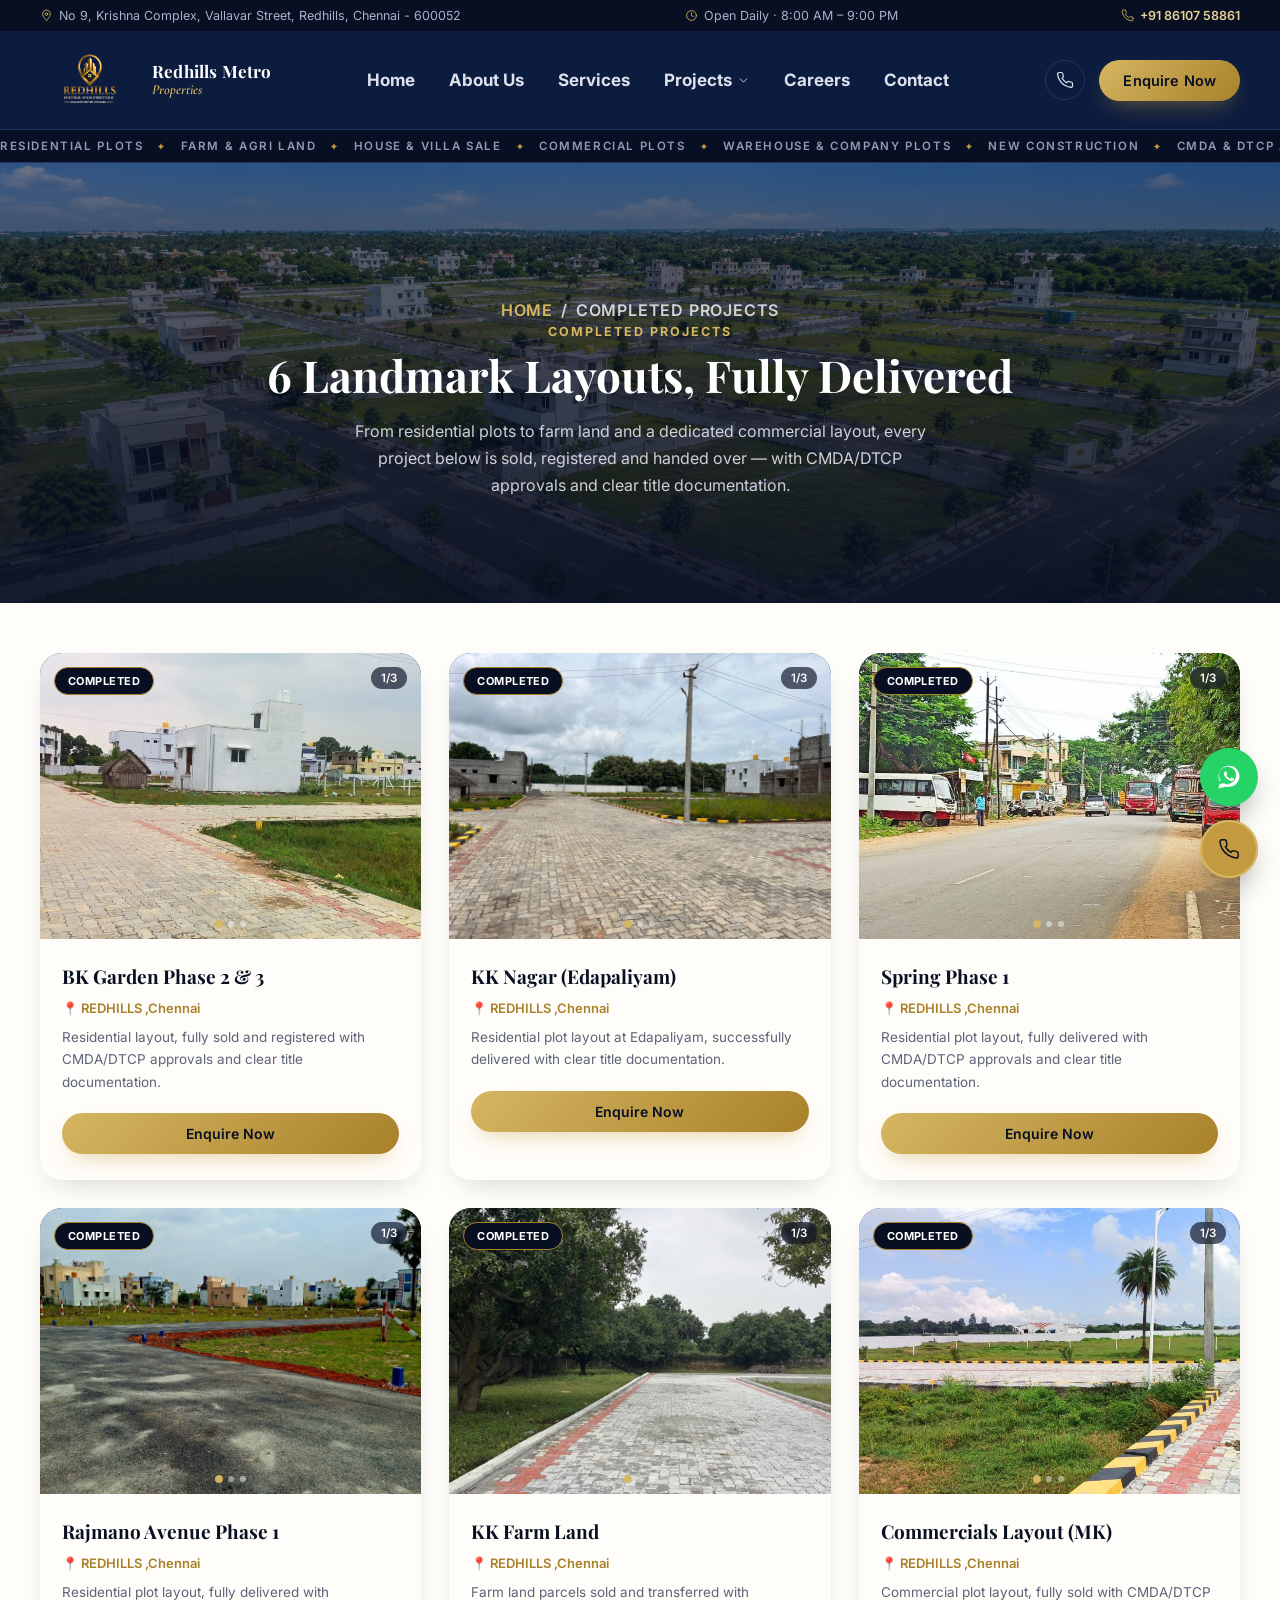
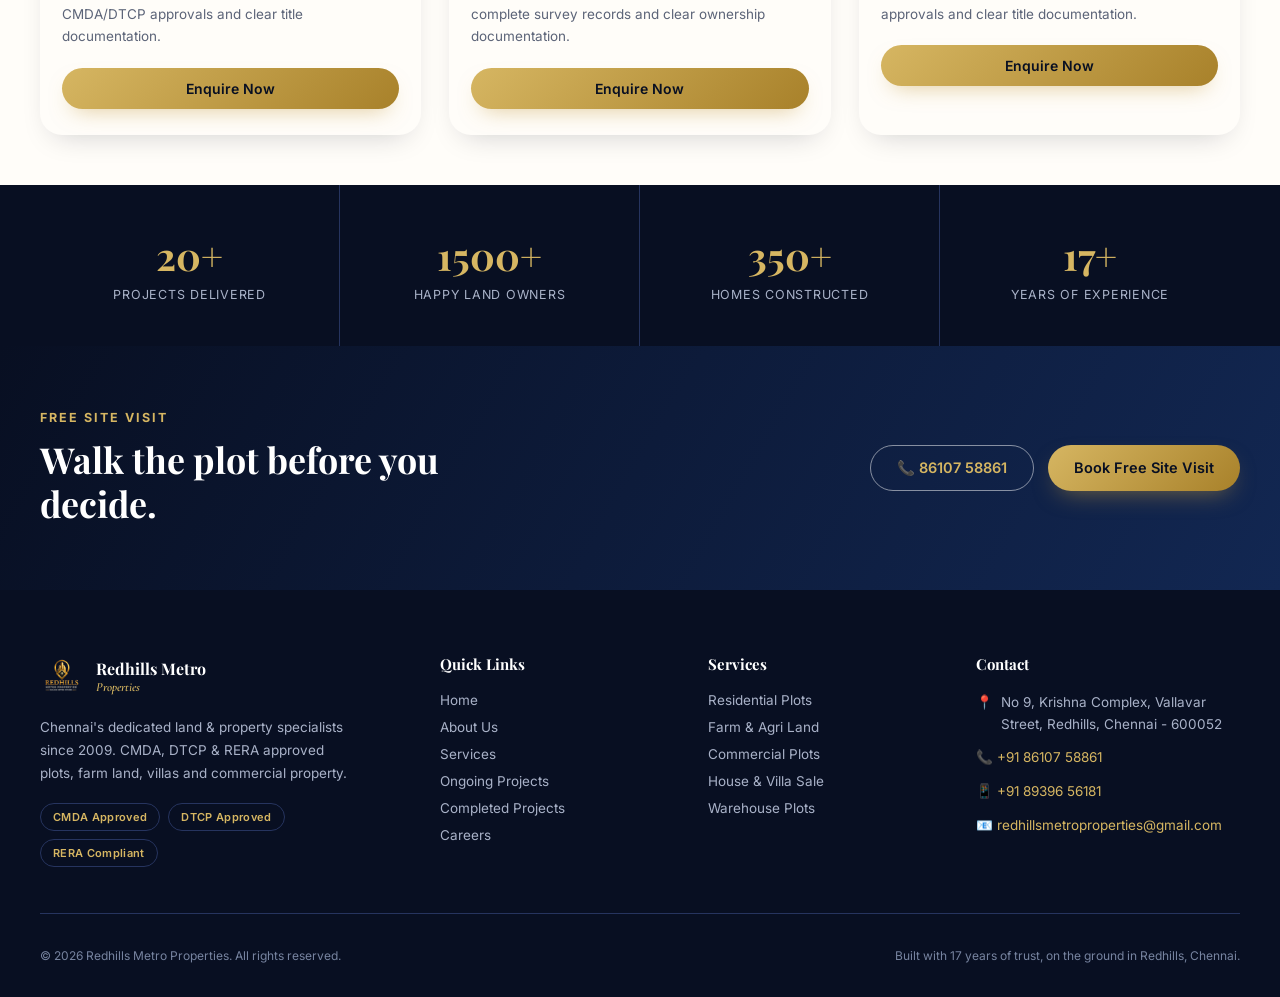
<file: completedprojects.html>
<!DOCTYPE html>
<html lang="en">
<head>
<meta charset="UTF-8">
<meta name="viewport" content="width=device-width, initial-scale=1.0">
<title>Redhills Metro Properties | CMDA &amp; RERA Approved Plots for Sale in Chennai</title>
<meta name="description" content="Redhills Metro Properties — 17 years of trusted CMDA &amp; DTCP approved, RERA compliant plots, farm land, villas and commercial properties across Chennai.">
<link rel="preconnect" href="https://fonts.googleapis.com">
<link rel="preconnect" href="https://fonts.gstatic.com" crossorigin>
<link href="https://fonts.googleapis.com/css2?family=Playfair+Display:ital,wght@0,600;0,700;1,500;1,600&family=Inter:wght@400;500;600;700&family=Cormorant+Garamond:ital,wght@0,600;1,500&display=swap" rel="stylesheet">
<link rel="stylesheet" href="css/style.css">
<link rel="stylesheet" href="css/completed.css">  
</head>
<body>

<!-- ================= PRE-HEADER STRIP ================= -->
<div class="topbar">
  <div class="topbar__inner">
    <div class="topbar__item">
      <svg viewBox="0 0 24 24" class="i"><path d="M12 21s-7-6.1-7-11.5A7 7 0 0 1 12 2a7 7 0 0 1 7 7.5C19 14.9 12 21 12 21z"/><circle cx="12" cy="9.5" r="2.4"/></svg>
      No 9, Krishna Complex, Vallavar Street, Redhills, Chennai&nbsp;-&nbsp;600052
    </div>
    <div class="topbar__item">
      <svg viewBox="0 0 24 24" class="i"><circle cx="12" cy="12" r="9"/><path d="M12 7v5l3.5 2"/></svg>
      Open Daily · 8:00 AM – 9:00 PM
    </div>
    <a class="topbar__item topbar__phone" href="tel:+918610758861">
      <svg viewBox="0 0 24 24" class="i"><path d="M22 16.9v3a2 2 0 0 1-2.2 2 19.8 19.8 0 0 1-8.6-3.1 19.5 19.5 0 0 1-6-6A19.8 19.8 0 0 1 2.1 4.2 2 2 0 0 1 4.1 2h3a2 2 0 0 1 2 1.7c.1.9.3 1.8.6 2.7a2 2 0 0 1-.4 2.1L8.1 9.7a16 16 0 0 0 6 6l1.2-1.2a2 2 0 0 1 2.1-.4c.9.3 1.8.5 2.7.6a2 2 0 0 1 1.9 2.2z"/></svg>
      +91 86107 58861
    </a>
  </div>
</div>

<!-- ================= HEADER ================= -->
<header class="header" id="siteHeader">
  <div class="header__inner">
    <a href="index.html" class="brand">
  <img src="images/logo.png" alt="Redhills Metro Properties" class="brand__logo">
  <span class="brand__text">
    <strong>Redhills Metro</strong>
    <em>Properties</em>
  </span>
</a>

    <nav class="nav" id="siteNav">
      <ul class="nav__list">
        <li><a href="index.html" >Home</a></li>
        <li><a href="about.html">About Us</a></li>
        <li><a href="services.html">Services</a></li>
        <li class="nav__dropdown">
          <button class="nav__dropdown-btn" id="projectsBtn" aria-expanded="false">
            Projects
            <svg viewBox="0 0 24 24" class="i i--chevron"><path d="M6 9l6 6 6-6"/></svg>
          </button>
          <ul class="nav__dropdown-menu" id="projectsMenu">
            <li><a href="ongoingprojects.html" class="is-active"><span>Ongoing Projects</span><small>6 sites in progress</small></a></li>
            <li><a href="completedprojects.html"><span>Completed Projects</span><small>25 projects delivered</small></a></li>
          </ul>
        </li>
        <li><a href="careers.html">Careers</a></li>
        <li><a href="contact.html">Contact</a></li>
      </ul>
    </nav>

    <div class="header__cta">
      <a href="tel:+918610758861" class="icon-btn" aria-label="Call us">
        <svg viewBox="0 0 24 24" class="i"><path d="M22 16.9v3a2 2 0 0 1-2.2 2 19.8 19.8 0 0 1-8.6-3.1 19.5 19.5 0 0 1-6-6A19.8 19.8 0 0 1 2.1 4.2 2 2 0 0 1 4.1 2h3a2 2 0 0 1 2 1.7c.1.9.3 1.8.6 2.7a2 2 0 0 1-.4 2.1L8.1 9.7a16 16 0 0 0 6 6l1.2-1.2a2 2 0 0 1 2.1-.4c.9.3 1.8.5 2.7.6a2 2 0 0 1 1.9 2.2z"/></svg>
      </a>
      <a href="enquiry.html" class="btn btn--gold">Enquire Now</a>
      <button class="hamburger" id="hamburgerBtn" aria-label="Open menu" aria-expanded="false">
        <span></span><span></span><span></span>
      </button>
    </div>
  </div>

  <!-- Service marquee ticker -->
  <div class="ticker">
    <div class="ticker__track">
      <span>RESIDENTIAL PLOTS</span><span class="dot">✦</span>
      <span>FARM &amp; AGRI LAND</span><span class="dot">✦</span>
      <span>HOUSE &amp; VILLA SALE</span><span class="dot">✦</span>
      <span>COMMERCIAL PLOTS</span><span class="dot">✦</span>
      <span>WAREHOUSE &amp; COMPANY PLOTS</span><span class="dot">✦</span>
      <span>NEW CONSTRUCTION</span><span class="dot">✦</span>
      <span>CMDA &amp; DTCP APPROVED</span><span class="dot">✦</span>
      <span>RERA COMPLIANT</span><span class="dot">✦</span>
      <span>FREE SITE VISIT</span><span class="dot">✦</span>
      <!-- duplicate for seamless loop -->
      <span>RESIDENTIAL PLOTS</span><span class="dot">✦</span>
      <span>FARM &amp; AGRI LAND</span><span class="dot">✦</span>
      <span>HOUSE &amp; VILLA SALE</span><span class="dot">✦</span>
      <span>COMMERCIAL PLOTS</span><span class="dot">✦</span>
      <span>WAREHOUSE &amp; COMPANY PLOTS</span><span class="dot">✦</span>
      <span>NEW CONSTRUCTION</span><span class="dot">✦</span>
      <span>CMDA &amp; DTCP APPROVED</span><span class="dot">✦</span>
      <span>RERA COMPLIANT</span><span class="dot">✦</span>
      <span>FREE SITE VISIT</span><span class="dot">✦</span>
    </div>
  </div>
</header>

    <!-- Page Banner -->
    <section class="page-banner" style="background-image:url('images/banner-completed.jpg');">
        <div class="page-banner__overlay" aria-hidden="true"></div>
        <div class="page-banner__inner">
            <p class="breadcrumb"><a href="index.html">Home</a><span>/</span>Completed Projects</p>
            <div class="label">COMPLETED PROJECTS</div>
            <h1>6 Landmark Layouts, Fully Delivered</h1>
            <p>From residential plots to farm land and a dedicated commercial layout, every project below is sold, registered and handed over — with CMDA/DTCP approvals and clear title documentation.</p>
        </div>
    </section>

    <!-- Projects Grid -->
    <div class="container">
        <div class="projects-grid" id="projectsGrid">
            <!-- Projects are inserted here by js/completed.js -->
        </div>
    </div>

    <!-- Statistics Section -->
    <div class="stats-section">
        <div class="stats-container">
            <div class="stat-item">
                <div class="stat-number">25+</div>
                <div class="stat-label">Projects Delivered</div>
            </div>
            <div class="stat-item">
                <div class="stat-number">1500+</div>
                <div class="stat-label">Happy Land Owners</div>
            </div>
            <div class="stat-item">
                <div class="stat-number">350+</div>
                <div class="stat-label">Homes Constructed</div>
            </div>
            <div class="stat-item">
                <div class="stat-number">17+</div>
                <div class="stat-label">Years of Experience</div>
            </div>
        </div>
    </div>

    <!-- FREE SITE VISIT CTA Section -->
    <div class="cta-section">
        <div>
            <div class="cta-eyebrow">FREE SITE VISIT</div>
            <h2 class="cta-title">Walk the plot before you decide.</h2>
        </div>
        <div class="cta-actions">
            <button class="cta-btn-outline" onclick="window.location.href='tel:+918610758861'">📞 86107 58861</button>
            <button class="cta-btn-gold enquire-btn">Book Free Site Visit</button>
        </div>
    </div>

    <!-- Footer -->
    <footer class="site-footer">
        <div class="footer-grid">
            <!-- Left Column -->
            <div>
                <div class="footer-brand">
                    <img src="images/logo.png" alt="Redhills Metro Properties" class="footer-logo-img">
                    <div>
                        <h3>Redhills Metro</h3>
                        <p>Properties</p>
                    </div>
                </div>
                <p class="footer-desc">Chennai's dedicated land &amp; property specialists since 2009. CMDA, DTCP &amp; RERA approved plots, farm land, villas and commercial property.</p>
                <div class="footer-badges">
                    <span>CMDA Approved</span>
                    <span>DTCP Approved</span>
                    <span>RERA Compliant</span>
                </div>
            </div>

            <!-- Quick Links -->
            <div>
                <h4>Quick Links</h4>
                <ul>
                    <li><a href="index.html">Home</a></li>
                    <li><a href="index.html#about">About Us</a></li>
                    <li><a href="services.html">Services</a></li>
                    <li><a href="ongoing-projects.html">Ongoing Projects</a></li>
                    <li><a href="completedprojects.html">Completed Projects</a></li>
                    <li><a href="careers.html">Careers</a></li>
                </ul>
            </div>

            <!-- Services -->
            <div>
                <h4>Services</h4>
                <ul>
                    <li><a href="services.html#residential-plots">Residential Plots</a></li>
                    <li><a href="services.html#farm-land">Farm &amp; Agri Land</a></li>
                    <li><a href="services.html#commercial-plots">Commercial Plots</a></li>
                    <li><a href="services.html#villa-house">House &amp; Villa Sale</a></li>
                    <li><a href="services.html#warehouse">Warehouse Plots</a></li>
                </ul>
            </div>

            <!-- Contact -->
            <div>
                <h4>Contact</h4>
                <div class="footer-contact">
                    <p><span>📍</span><span>No 9, Krishna Complex, Vallavar Street, Redhills, Chennai - 600052</span></p>
                    <p><a href="tel:+918610758861">📞 +91 86107 58861</a></p>
                    <p><a href="tel:+918939656181">📱 +91 89396 56181</a></p>
                    <p><a href="mailto:info@redhillsmetro.in">📧 redhillsmetroproperties@gmail.com</a></p>
                </div>
            </div>
        </div>

        <!-- Footer Bottom -->
        <div class="footer-bottom">
            <p>©️ 2026 Redhills Metro Properties. All rights reserved.</p>
            <p>Built with 17 years of trust, on the ground in Redhills, Chennai.</p>
        </div>
    </footer>

    <!-- Floating Buttons -->
    <div class="floaters">
        <a href="https://wa.me/918939656181?text=Hi%2C%20I%27m%20interested%20in%20a%20completed%20project."
           class="floater floater-whatsapp" target="_blank" rel="noopener" aria-label="Chat on WhatsApp">
            <svg viewBox="0 0 32 32" width="28" height="28"><path fill="currentColor" d="M16.02 3C9.4 3 4.02 8.38 4.02 15c0 2.24.62 4.4 1.78 6.3L4 29l7.9-1.75A11.96 11.96 0 0 0 16.02 27C22.64 27 28 21.62 28 15S22.64 3 16.02 3zm0 21.8c-1.98 0-3.9-.53-5.58-1.53l-.4-.24-4.68 1.04 1.02-4.56-.26-.42a9.7 9.7 0 0 1-1.5-5.09c0-5.4 4.4-9.8 9.8-9.8 5.4 0 9.78 4.4 9.78 9.8 0 5.4-4.38 9.8-9.78 9.8zm5.36-7.34c-.29-.15-1.74-.86-2.01-.96-.27-.1-.47-.15-.66.15-.2.29-.76.96-.93 1.16-.17.2-.34.22-.63.07-.29-.15-1.24-.46-2.36-1.47-.87-.78-1.46-1.74-1.63-2.03-.17-.29-.02-.45.13-.6.13-.13.29-.34.44-.51.15-.17.2-.29.29-.49.1-.2.05-.37-.02-.51-.07-.15-.66-1.6-.91-2.18-.24-.58-.48-.5-.66-.5h-.56c-.2 0-.51.07-.78.37-.27.29-1.02 1-1.02 2.44s1.05 2.83 1.19 3.03c.15.2 2.06 3.15 5 4.41.7.3 1.24.48 1.67.61.7.22 1.34.19 1.84.12.56-.08 1.74-.71 1.99-1.4.24-.68.24-1.27.17-1.4-.07-.12-.27-.2-.56-.34z"/></svg>
        </a>
        <a href="tel:+918610758861" class="floater floater-call" aria-label="Call now">
            <svg width="22" height="22" viewBox="0 0 24 24" fill="none"><path d="M22 16.9v3a2 2 0 0 1-2.2 2 19.8 19.8 0 0 1-8.6-3.1 19.5 19.5 0 0 1-6-6A19.8 19.8 0 0 1 2.1 4.2 2 2 0 0 1 4.1 2h3a2 2 0 0 1 2 1.7c.1.9.3 1.8.6 2.7a2 2 0 0 1-.4 2.1L8.1 9.7a16 16 0 0 0 6 6l1.2-1.2a2 2 0 0 1 2.1-.4c.9.3 1.8.5 2.7.6a2 2 0 0 1 1.9 2.2z" stroke="currentColor" stroke-width="1.6" stroke-linecap="round" stroke-linejoin="round"/></svg>
            <span class="floater-ping"></span>
        </a>
    </div>

    <script src="js/completed.js"></script>
</body>
</html>
</file>
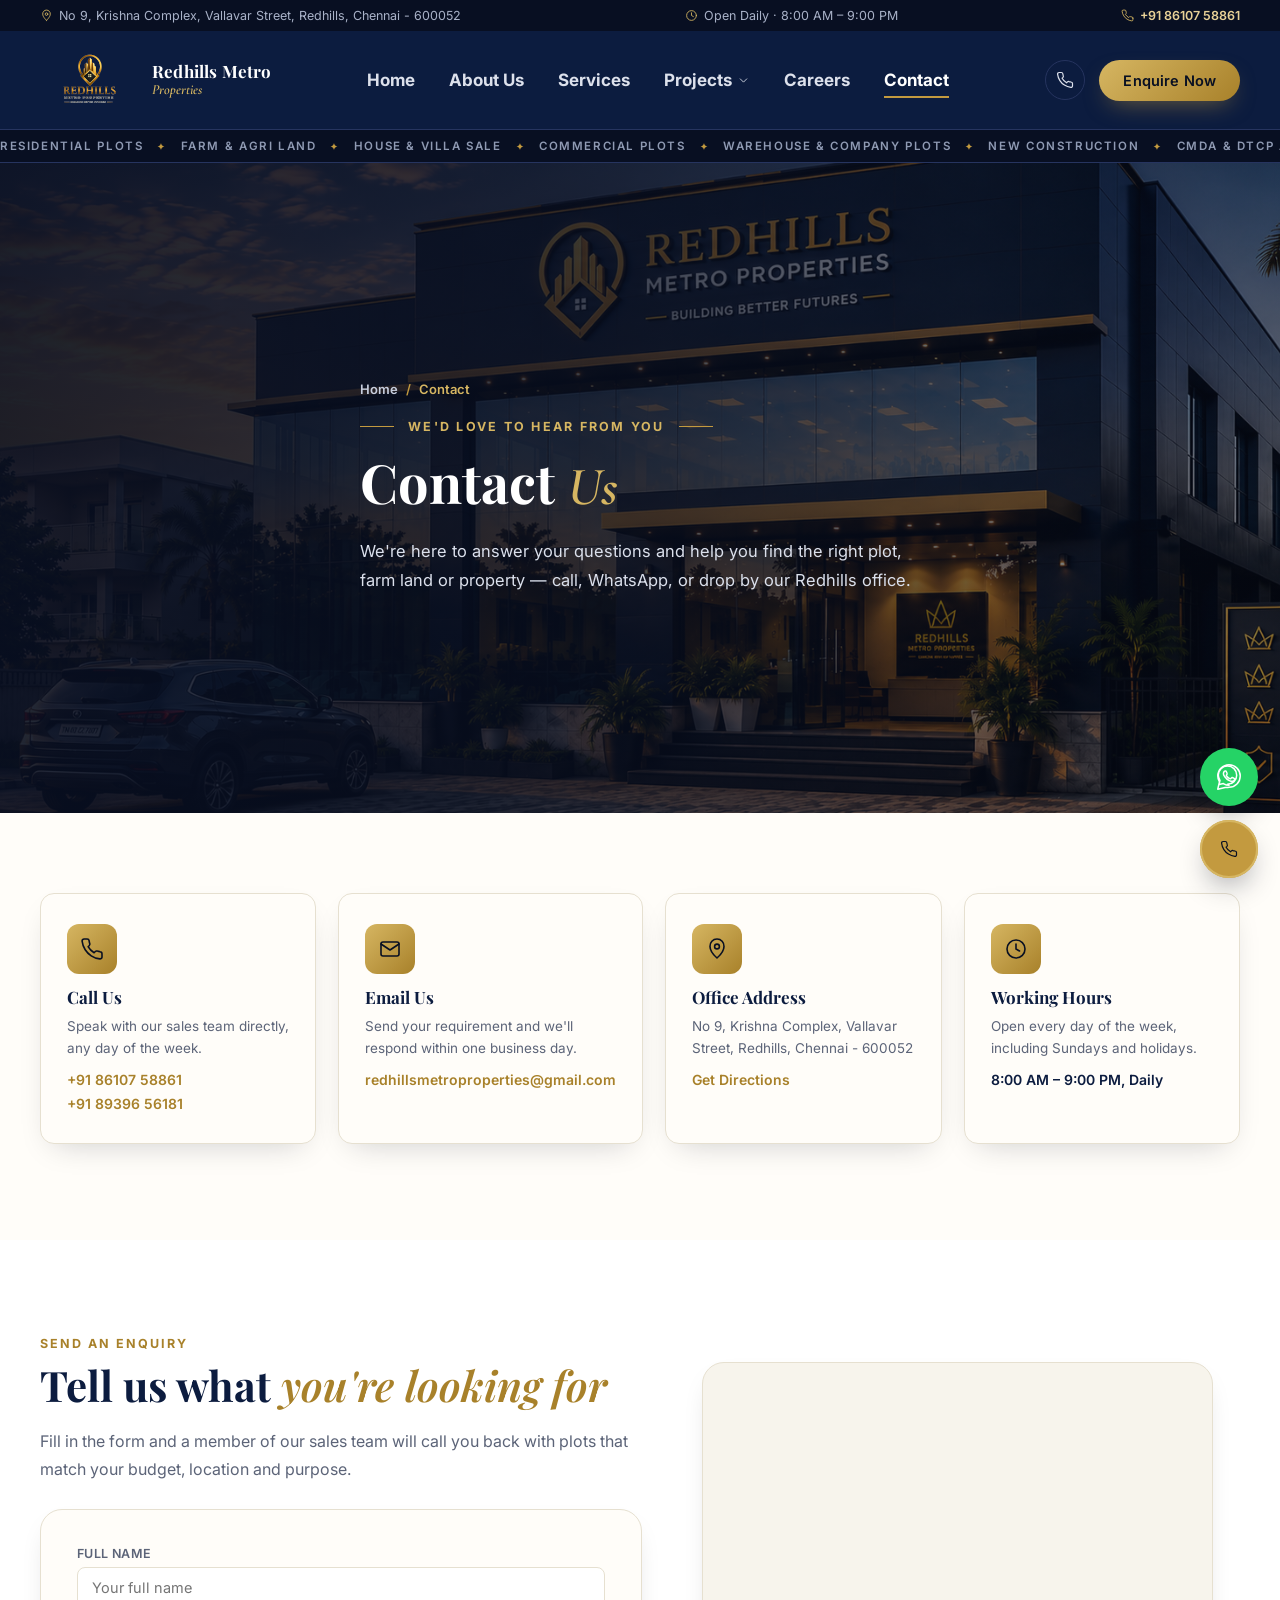
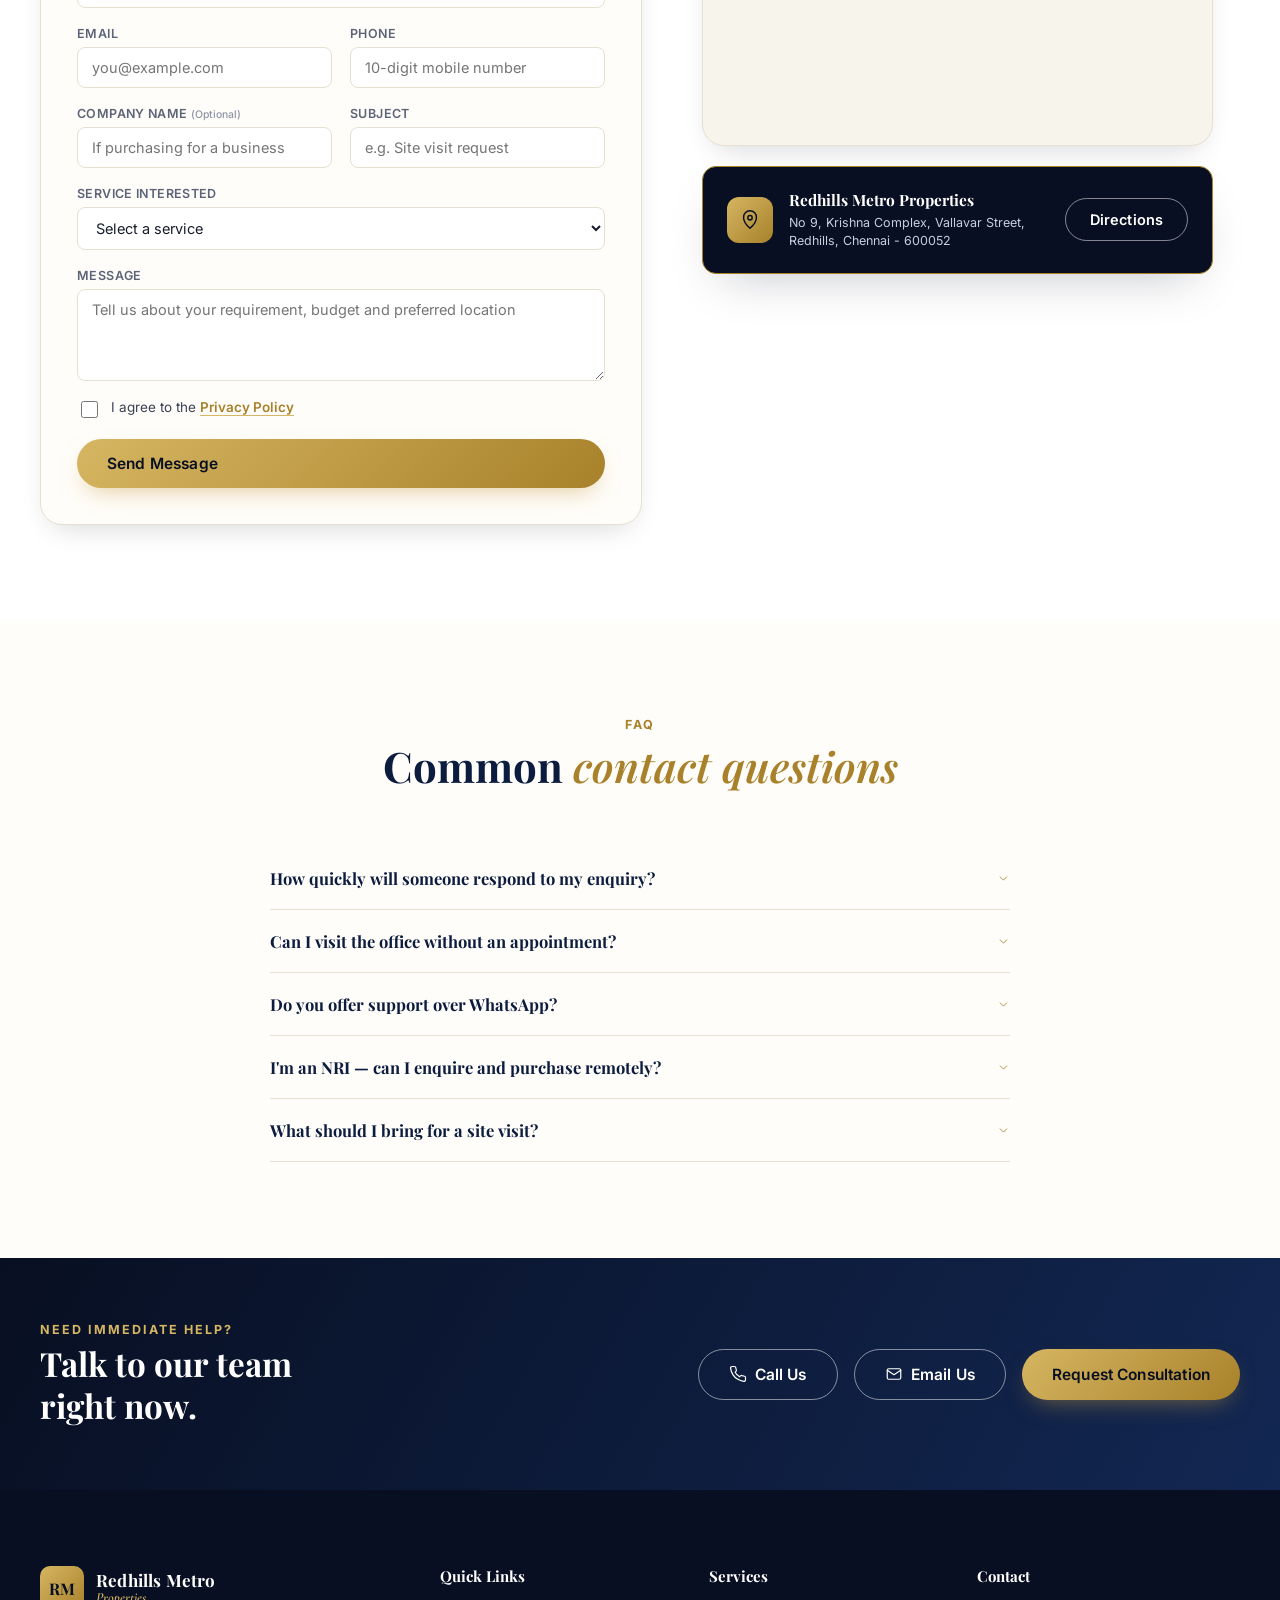
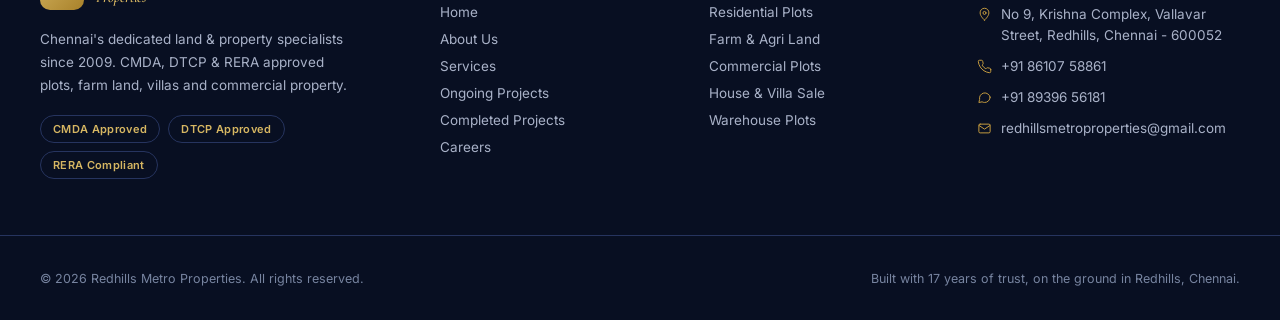
<file: contact.html>
<!DOCTYPE html>
<html lang="en">
<head>
<meta charset="UTF-8">
<meta name="viewport" content="width=device-width, initial-scale=1.0">
<title>Contact Us | Redhills Metro Properties</title>
<meta name="description" content="Get in touch with Redhills Metro Properties. Call, WhatsApp or visit our Redhills office to plan a free site visit for CMDA &amp; RERA approved plots.">
<link rel="preconnect" href="https://fonts.googleapis.com">
<link rel="preconnect" href="https://fonts.gstatic.com" crossorigin>
<link href="https://fonts.googleapis.com/css2?family=Playfair+Display:ital,wght@0,600;0,700;1,500;1,600&family=Inter:wght@400;500;600;700&family=Cormorant+Garamond:ital,wght@0,600;1,500&display=swap" rel="stylesheet">
<link rel="stylesheet" href="css/contact.css">
</head>
<body>

<!-- ================= PRE-HEADER STRIP ================= -->
<div class="topbar">
  <div class="topbar__inner">
    <div class="topbar__item">
      <svg viewBox="0 0 24 24" class="i"><path d="M12 21s-7-6.1-7-11.5A7 7 0 0 1 12 2a7 7 0 0 1 7 7.5C19 14.9 12 21 12 21z"/><circle cx="12" cy="9.5" r="2.4"/></svg>
      No 9, Krishna Complex, Vallavar Street, Redhills, Chennai&nbsp;-&nbsp;600052
    </div>
    <div class="topbar__item">
      <svg viewBox="0 0 24 24" class="i"><circle cx="12" cy="12" r="9"/><path d="M12 7v5l3.5 2"/></svg>
      Open Daily · 8:00 AM – 9:00 PM
    </div>
    <a class="topbar__item topbar__phone" href="tel:+918610758861">
      <svg viewBox="0 0 24 24" class="i"><path d="M22 16.9v3a2 2 0 0 1-2.2 2 19.8 19.8 0 0 1-8.6-3.1 19.5 19.5 0 0 1-6-6A19.8 19.8 0 0 1 2.1 4.2 2 2 0 0 1 4.1 2h3a2 2 0 0 1 2 1.7c.1.9.3 1.8.6 2.7a2 2 0 0 1-.4 2.1L8.1 9.7a16 16 0 0 0 6 6l1.2-1.2a2 2 0 0 1 2.1-.4c.9.3 1.8.5 2.7.6a2 2 0 0 1 1.9 2.2z"/></svg>
      +91 86107 58861
    </a>
  </div>
</div>

<!-- ================= HEADER ================= -->
<header class="header" id="siteHeader">
  <div class="header__inner">
    <a href="index.html" class="brand">
  <img src="images/logo.png" alt="Redhills Metro Properties" class="brand__logo">
  <span class="brand__text">
    <strong>Redhills Metro</strong>
    <em>Properties</em>
  </span>
</a>

    <nav class="nav" id="siteNav">
      <ul class="nav__list">
        <li><a href="index.html">Home</a></li>
        <li><a href="about.html">About Us</a></li>
        <li><a href="services.html">Services</a></li>
        <li class="nav__dropdown">
          <button class="nav__dropdown-btn" id="projectsBtn" aria-expanded="false">
            Projects
            <svg viewBox="0 0 24 24" class="i i--chevron"><path d="M6 9l6 6 6-6"/></svg>
          </button>
          <ul class="nav__dropdown-menu" id="projectsMenu">
            <li><a href="ongoingprojects.html"><span>Ongoing Projects</span><small>6 sites in progress</small></a></li>
            <li><a href="completedprojects.html"><span>Completed Projects</span><small>25 projects delivered</small></a></li>
          </ul>
        </li>
        <li><a href="careers.html">Careers</a></li>
        <li><a href="contact.html" class="is-active">Contact</a></li>
      </ul>
    </nav>

    <div class="header__cta">
      <a href="tel:+918610758861" class="icon-btn" aria-label="Call us">
        <svg viewBox="0 0 24 24" class="i"><path d="M22 16.9v3a2 2 0 0 1-2.2 2 19.8 19.8 0 0 1-8.6-3.1 19.5 19.5 0 0 1-6-6A19.8 19.8 0 0 1 2.1 4.2 2 2 0 0 1 4.1 2h3a2 2 0 0 1 2 1.7c.1.9.3 1.8.6 2.7a2 2 0 0 1-.4 2.1L8.1 9.7a16 16 0 0 0 6 6l1.2-1.2a2 2 0 0 1 2.1-.4c.9.3 1.8.5 2.7.6a2 2 0 0 1 1.9 2.2z"/></svg>
      </a>
      <a href="enquiry.html" class="btn btn--gold">Enquire Now</a>
      <button class="hamburger" id="hamburgerBtn" aria-label="Open menu" aria-expanded="false">
        <span></span><span></span><span></span>
      </button>
    </div>
  </div>

  <div class="ticker">
    <div class="ticker__track">
      <span>RESIDENTIAL PLOTS</span><span class="dot">✦</span>
      <span>FARM &amp; AGRI LAND</span><span class="dot">✦</span>
      <span>HOUSE &amp; VILLA SALE</span><span class="dot">✦</span>
      <span>COMMERCIAL PLOTS</span><span class="dot">✦</span>
      <span>WAREHOUSE &amp; COMPANY PLOTS</span><span class="dot">✦</span>
      <span>NEW CONSTRUCTION</span><span class="dot">✦</span>
      <span>CMDA &amp; DTCP APPROVED</span><span class="dot">✦</span>
      <span>RERA COMPLIANT</span><span class="dot">✦</span>
      <span>FREE SITE VISIT</span><span class="dot">✦</span>
      <span>RESIDENTIAL PLOTS</span><span class="dot">✦</span>
      <span>FARM &amp; AGRI LAND</span><span class="dot">✦</span>
      <span>HOUSE &amp; VILLA SALE</span><span class="dot">✦</span>
      <span>COMMERCIAL PLOTS</span><span class="dot">✦</span>
      <span>WAREHOUSE &amp; COMPANY PLOTS</span><span class="dot">✦</span>
      <span>NEW CONSTRUCTION</span><span class="dot">✦</span>
      <span>CMDA &amp; DTCP APPROVED</span><span class="dot">✦</span>
      <span>RERA COMPLIANT</span><span class="dot">✦</span>
      <span>FREE SITE VISIT</span><span class="dot">✦</span>
    </div>
  </div>
</header>

<!-- ================= PAGE HERO ================= -->
<section class="page-hero">
  <div class="page-hero__bg" style="background-image:url('images/contact-hero.jpg');"></div>
  <div class="page-hero__overlay"></div>
  <div class="page-hero__content reveal">
    <nav class="breadcrumb" aria-label="Breadcrumb">
      <a href="../index.html">Home</a>
      <span class="breadcrumb__sep">/</span>
      <span class="breadcrumb__current">Contact</span>
    </nav>
    <p class="page-hero__eyebrow"><span></span>We'd Love To Hear From You<span></span></p>
    <h1 class="page-hero__title">Contact <em>Us</em></h1>
    <p class="page-hero__desc">We're here to answer your questions and help you find the right plot, farm land or property — call, WhatsApp, or drop by our Redhills office.</p>
  </div>
</section>

<!-- ================= CONTACT INFO CARDS ================= -->
<section class="section info-cards">
  <div class="info-cards__grid">
    <div class="info-card reveal">
      <div class="info-card__icon"><svg viewBox="0 0 24 24" class="i"><path d="M22 16.9v3a2 2 0 0 1-2.2 2 19.8 19.8 0 0 1-8.6-3.1 19.5 19.5 0 0 1-6-6A19.8 19.8 0 0 1 2.1 4.2 2 2 0 0 1 4.1 2h3a2 2 0 0 1 2 1.7c.1.9.3 1.8.6 2.7a2 2 0 0 1-.4 2.1L8.1 9.7a16 16 0 0 0 6 6l1.2-1.2a2 2 0 0 1 2.1-.4c.9.3 1.8.5 2.7.6a2 2 0 0 1 1.9 2.2z"/></svg></div>
      <h3>Call Us</h3>
      <p>Speak with our sales team directly, any day of the week.</p>
      <a href="tel:+918610758861" class="info-card__link">+91 86107 58861</a>
      <a href="tel:+918939656181" class="info-card__link">+91 89396 56181</a>
    </div>
    <div class="info-card reveal">
      <div class="info-card__icon"><svg viewBox="0 0 24 24" class="i"><rect x="3" y="5" width="18" height="14" rx="2"/><path d="M3 7l9 6 9-6"/></svg></div>
      <h3>Email Us</h3>
      <p>Send your requirement and we'll respond within one business day.</p>
      <a href="mailto:redhillsmetroproperties@gmail.com" class="info-card__link">redhillsmetroproperties@gmail.com</a>
    </div>
    <div class="info-card reveal">
      <div class="info-card__icon"><svg viewBox="0 0 24 24" class="i"><path d="M12 21s-7-6.1-7-11.5A7 7 0 0 1 12 2a7 7 0 0 1 7 7.5C19 14.9 12 21 12 21z"/><circle cx="12" cy="9.5" r="2.4"/></svg></div>
      <h3>Office Address</h3>
      <p>No 9, Krishna Complex, Vallavar Street, Redhills, Chennai - 600052</p>
      <a href="https://maps.google.com/?q=Redhills+Metro+Properties+Vallavar+Street+Redhills+Chennai" target="_blank" rel="noopener" class="info-card__link">Get Directions</a>
    </div>
    <div class="info-card reveal">
      <div class="info-card__icon"><svg viewBox="0 0 24 24" class="i"><circle cx="12" cy="12" r="9"/><path d="M12 7v5l3.5 2"/></svg></div>
      <h3>Working Hours</h3>
      <p>Open every day of the week, including Sundays and holidays.</p>
      <span class="info-card__link info-card__link--static">8:00 AM – 9:00 PM, Daily</span>
    </div>
  </div>
</section>

<!-- ================= CONTACT FORM + MAP ================= -->
<section class="section section--cream contact-main">
  <div class="contact-main__inner">

    <div class="contact-form-wrap reveal">
      <p class="eyebrow">Send An Enquiry</p>
      <h2 class="section__title">Tell us what <em>you're looking for</em></h2>
      <p class="section__text">
        Fill in the form and a member of our sales team will call you back with plots that match your budget, location and purpose.
      </p>

      <form class="contact-form"
            action="https://formsubmit.co/redhillsmetroproperties@gmail.com"
            method="POST">

        <!-- FormSubmit Settings -->
        <input type="hidden" name="_subject" value="New Contact Enquiry - Redhills Metro Properties">
        <input type="hidden" name="_captcha" value="false">
        <input type="hidden" name="_template" value="table">
        <input type="hidden" name="_next" value="thankyou.html">

        <div class="form__row">
          <label for="cFullName">Full Name</label>
          <input type="text" id="cFullName" name="Full Name" placeholder="Your full name" required>
        </div>

        <div class="form__row form__row--split">
          <div>
            <label for="cEmail">Email</label>
            <input type="email" id="cEmail" name="Email" placeholder="you@example.com" required>
          </div>

          <div>
            <label for="cPhone">Phone</label>
            <input type="tel" id="cPhone" name="Phone" placeholder="10-digit mobile number" required>
          </div>
        </div>

        <div class="form__row form__row--split">
          <div>
            <label for="cCompany">Company Name <small>(Optional)</small></label>
            <input type="text" id="cCompany" name="Company" placeholder="If purchasing for a business">
          </div>

          <div>
            <label for="cSubject">Subject</label>
            <input type="text" id="cSubject" name="Subject" placeholder="e.g. Site visit request" required>
          </div>
        </div>

        <div class="form__row">
          <label for="cInterest">Service Interested</label>
          <select id="cInterest" name="Service Interested" required>
            <option value="" selected disabled>Select a service</option>
            <option>Residential Plot</option>
            <option>Farm / Agri Land</option>
            <option>Commercial Plot</option>
            <option>House &amp; Villa Sale</option>
            <option>New Construction</option>
            <option>Warehouse / Company Plot</option>
          </select>
        </div>

        <div class="form__row">
          <label for="cMessage">Message</label>
          <textarea id="cMessage"
                    name="Message"
                    rows="4"
                    placeholder="Tell us about your requirement, budget and preferred location"
                    required></textarea>
        </div>

        <label class="form__checkbox">
          <input type="checkbox" name="Privacy Policy" required>
          <span>I agree to the <a href="#privacy">Privacy Policy</a></span>
        </label>

        <button type="submit" class="btn btn--gold btn--lg">
          <span class="btn__label">Send Message</span>
        </button>

      </form>
    </div>

    <div class="contact-map-wrap reveal">
      <div class="contact-map">
        <iframe
          title="Redhills Metro Properties office location"
          src="https://maps.google.com/maps?q=Redhills%2C%20Chennai&t=&z=13&ie=UTF8&iwloc=&output=embed"
          width="100%" height="100%" style="border:0;"
          allowfullscreen=""
          loading="lazy"
          referrerpolicy="no-referrer-when-downgrade"></iframe>
      </div>

      <div class="office-card">
        <div class="office-card__icon">
          <svg viewBox="0 0 24 24" class="i">
            <path d="M12 21s-7-6.1-7-11.5A7 7 0 0 1 12 2a7 7 0 0 1 7 7.5C19 14.9 12 21 12 21z"/>
            <circle cx="12" cy="9.5" r="2.4"/>
          </svg>
        </div>

        <div class="office-card__body">
          <h4>Redhills Metro Properties</h4>
          <p>No 9, Krishna Complex, Vallavar Street, Redhills, Chennai - 600052</p>
        </div>

        <a href="https://maps.google.com/?q=Redhills+Metro+Properties+Vallavar+Street+Redhills+Chennai"
           target="_blank"
           rel="noopener"
           class="btn btn--outline">
          Directions
        </a>
      </div>
    </div>

  </div>
</section>

<!-- ================= FAQ ================= -->
<section class="section faq">
  <div class="section__head reveal">
    <p class="eyebrow">FAQ</p>
    <h2 class="section__title">Common <em>contact questions</em></h2>
  </div>
  <div class="faq__list" id="contactFaqList">
    <div class="faq-item reveal">
      <button class="faq-item__q" aria-expanded="false">
        How quickly will someone respond to my enquiry?
        <svg viewBox="0 0 24 24" class="i i--chevron"><path d="M6 9l6 6 6-6"/></svg>
      </button>
      <div class="faq-item__a"><p>Our sales team typically calls back within the same business day, and often within a few hours during office hours.</p></div>
    </div>
    <div class="faq-item reveal">
      <button class="faq-item__q" aria-expanded="false">
        Can I visit the office without an appointment?
        <svg viewBox="0 0 24 24" class="i i--chevron"><path d="M6 9l6 6 6-6"/></svg>
      </button>
      <div class="faq-item__a"><p>Yes, walk-ins are welcome from 8:00 AM to 9:00 PM, seven days a week, though calling ahead helps us prepare relevant plot details for you.</p></div>
    </div>
    <div class="faq-item reveal">
      <button class="faq-item__q" aria-expanded="false">
        Do you offer support over WhatsApp?
        <svg viewBox="0 0 24 24" class="i i--chevron"><path d="M6 9l6 6 6-6"/></svg>
      </button>
      <div class="faq-item__a"><p>Yes, you can message either of our numbers on WhatsApp and our team will respond with plot details, pricing and photos.</p></div>
    </div>
    <div class="faq-item reveal">
      <button class="faq-item__q" aria-expanded="false">
        I'm an NRI — can I enquire and purchase remotely?
        <svg viewBox="0 0 24 24" class="i i--chevron"><path d="M6 9l6 6 6-6"/></svg>
      </button>
      <div class="faq-item__a"><p>Absolutely. We regularly assist NRI buyers with document verification, video walkthroughs and updates throughout the purchase.</p></div>
    </div>
    <div class="faq-item reveal">
      <button class="faq-item__q" aria-expanded="false">
        What should I bring for a site visit?
        <svg viewBox="0 0 24 24" class="i i--chevron"><path d="M6 9l6 6 6-6"/></svg>
      </button>
      <div class="faq-item__a"><p>Just yourself — our team will bring the layout plan, approval documents and answer any questions on the spot.</p></div>
    </div>
  </div>
</section>

<!-- ================= CTA BAND ================= -->
<section class="cta-band reveal">
  <div class="cta-band__inner">
    <div>
      <p class="eyebrow eyebrow--light">Need Immediate Help?</p>
      <h2>Talk to our team<br>right now.</h2>
    </div>
    <div class="cta-band__actions">
      <a href="tel:+918610758861" class="btn btn--outline-light btn--lg">
        <svg viewBox="0 0 24 24" class="i"><path d="M22 16.9v3a2 2 0 0 1-2.2 2 19.8 19.8 0 0 1-8.6-3.1 19.5 19.5 0 0 1-6-6A19.8 19.8 0 0 1 2.1 4.2 2 2 0 0 1 4.1 2h3a2 2 0 0 1 2 1.7c.1.9.3 1.8.6 2.7a2 2 0 0 1-.4 2.1L8.1 9.7a16 16 0 0 0 6 6l1.2-1.2a2 2 0 0 1 2.1-.4c.9.3 1.8.5 2.7.6a2 2 0 0 1 1.9 2.2z"/></svg>
        Call Us
      </a>
      <a href="mailto:redhillsmetroproperties@gmail.com" class="btn btn--outline-light btn--lg">
        <svg viewBox="0 0 24 24" class="i"><rect x="3" y="5" width="18" height="14" rx="2"/><path d="M3 7l9 6 9-6"/></svg>
        Email Us
      </a>
      <a href="#contactForm" class="btn btn--gold btn--lg">Request Consultation</a>
    </div>
  </div>
</section>

<!-- ================= FOOTER ================= -->
<footer class="footer">
  <div class="footer__inner">
    <div class="footer__col footer__col--brand">
      <a href="../index.html" class="brand brand--footer">
        <span class="brand__mark">RM</span>
        <span class="brand__text">
          <strong>Redhills Metro</strong>
          <em>Properties</em>
        </span>
      </a>
      <p>Chennai's dedicated land &amp; property specialists since 2009. CMDA, DTCP &amp; RERA approved plots, farm land, villas and commercial property.</p>
      <div class="footer__badges">
        <span>CMDA Approved</span>
        <span>DTCP Approved</span>
        <span>RERA Compliant</span>
      </div>
    </div>

    <div class="footer__col">
      <h4>Quick Links</h4>
      <ul>
        <li><a href="../index.html">Home</a></li>
        <li><a href="../about.html">About Us</a></li>
        <li><a href="../services.html">Services</a></li>
        <li><a href="../projects.html#ongoing">Ongoing Projects</a></li>
        <li><a href="../projects.html#completed">Completed Projects</a></li>
        <li><a href="../career/career.html">Careers</a></li>
      </ul>
    </div>

    <div class="footer__col">
      <h4>Services</h4>
      <ul>
        <li><a href="../services.html">Residential Plots</a></li>
        <li><a href="../services.html">Farm &amp; Agri Land</a></li>
        <li><a href="../services.html">Commercial Plots</a></li>
        <li><a href="../services.html">House &amp; Villa Sale</a></li>
        <li><a href="../services.html">Warehouse Plots</a></li>
      </ul>
    </div>

    <div class="footer__col">
      <h4>Contact</h4>
      <ul class="footer__contact">
        <li>
          <svg viewBox="0 0 24 24" class="i"><path d="M12 21s-7-6.1-7-11.5A7 7 0 0 1 12 2a7 7 0 0 1 7 7.5C19 14.9 12 21 12 21z"/><circle cx="12" cy="9.5" r="2.4"/></svg>
          No 9, Krishna Complex, Vallavar Street, Redhills, Chennai - 600052
        </li>
        <li>
          <svg viewBox="0 0 24 24" class="i"><path d="M22 16.9v3a2 2 0 0 1-2.2 2 19.8 19.8 0 0 1-8.6-3.1 19.5 19.5 0 0 1-6-6A19.8 19.8 0 0 1 2.1 4.2 2 2 0 0 1 4.1 2h3a2 2 0 0 1 2 1.7c.1.9.3 1.8.6 2.7a2 2 0 0 1-.4 2.1L8.1 9.7a16 16 0 0 0 6 6l1.2-1.2a2 2 0 0 1 2.1-.4c.9.3 1.8.5 2.7.6a2 2 0 0 1 1.9 2.2z"/></svg>
          <a href="tel:+918610758861">+91 86107 58861</a>
        </li>
        <li>
          <svg viewBox="0 0 24 24" class="i"><path d="M21 11.5a8.4 8.4 0 0 1-8.9 8.4 8.5 8.5 0 0 1-4-1L3 20l1.2-5A8.4 8.4 0 1 1 21 11.5z"/></svg>
          <a href="tel:+918939656181">+91 89396 56181</a>
        </li>
        <li>
          <svg viewBox="0 0 24 24" class="i"><rect x="3" y="5" width="18" height="14" rx="2"/><path d="M3 7l9 6 9-6"/></svg>
          redhillsmetroproperties@gmail.com
        </li>
      </ul>
    </div>
  </div>

  <div class="footer__bottom">
    <p>&copy; <span id="year"></span> Redhills Metro Properties. All rights reserved.</p>
    <p>Built with 17 years of trust, on the ground in Redhills, Chennai.</p>
  </div>
</footer>

<!-- ================= FLOATING BUTTONS ================= -->
<div class="floaters">
  <a href="https://wa.me/918939656181?text=Hi%2C%20I%27m%20interested%20in%20your%20plots%20for%20sale."
     class="floater floater--whatsapp" target="_blank" rel="noopener" aria-label="Chat on WhatsApp">
    <svg viewBox="0 0 32 32" class="i"><path d="M16.02 3C9.4 3 4.02 8.38 4.02 15c0 2.24.62 4.4 1.78 6.3L4 29l7.9-1.75A11.96 11.96 0 0 0 16.02 27C22.64 27 28 21.62 28 15S22.64 3 16.02 3zm0 21.8c-1.98 0-3.9-.53-5.58-1.53l-.4-.24-4.68 1.04 1.02-4.56-.26-.42a9.7 9.7 0 0 1-1.5-5.09c0-5.4 4.4-9.8 9.8-9.8 5.4 0 9.78 4.4 9.78 9.8 0 5.4-4.38 9.8-9.78 9.8zm5.36-7.34c-.29-.15-1.74-.86-2.01-.96-.27-.1-.47-.15-.66.15-.2.29-.76.96-.93 1.16-.17.2-.34.22-.63.07-.29-.15-1.24-.46-2.36-1.47-.87-.78-1.46-1.74-1.63-2.03-.17-.29-.02-.45.13-.6.13-.13.29-.34.44-.51.15-.17.2-.29.29-.49.1-.2.05-.37-.02-.51-.07-.15-.66-1.6-.91-2.18-.24-.58-.48-.5-.66-.5h-.56c-.2 0-.51.07-.78.37-.27.29-1.02 1-1.02 2.44s1.05 2.83 1.19 3.03c.15.2 2.06 3.15 5 4.41.7.3 1.24.48 1.67.61.7.22 1.34.19 1.84.12.56-.08 1.74-.71 1.99-1.4.24-.68.24-1.27.17-1.4-.07-.12-.27-.2-.56-.34z"/></svg>
  </a>
  <a href="tel:+918610758861" class="floater floater--call" aria-label="Call now">
    <svg viewBox="0 0 24 24" class="i"><path d="M22 16.9v3a2 2 0 0 1-2.2 2 19.8 19.8 0 0 1-8.6-3.1 19.5 19.5 0 0 1-6-6A19.8 19.8 0 0 1 2.1 4.2 2 2 0 0 1 4.1 2h3a2 2 0 0 1 2 1.7c.1.9.3 1.8.6 2.7a2 2 0 0 1-.4 2.1L8.1 9.7a16 16 0 0 0 6 6l1.2-1.2a2 2 0 0 1 2.1-.4c.9.3 1.8.5 2.7.6a2 2 0 0 1 1.9 2.2z"/></svg>
    <span class="floater__ping"></span>
  </a>
</div>

<div class="nav-backdrop" id="navBackdrop"></div>

<script src="js/contact.js"></script>
</body>
</html>
</file>
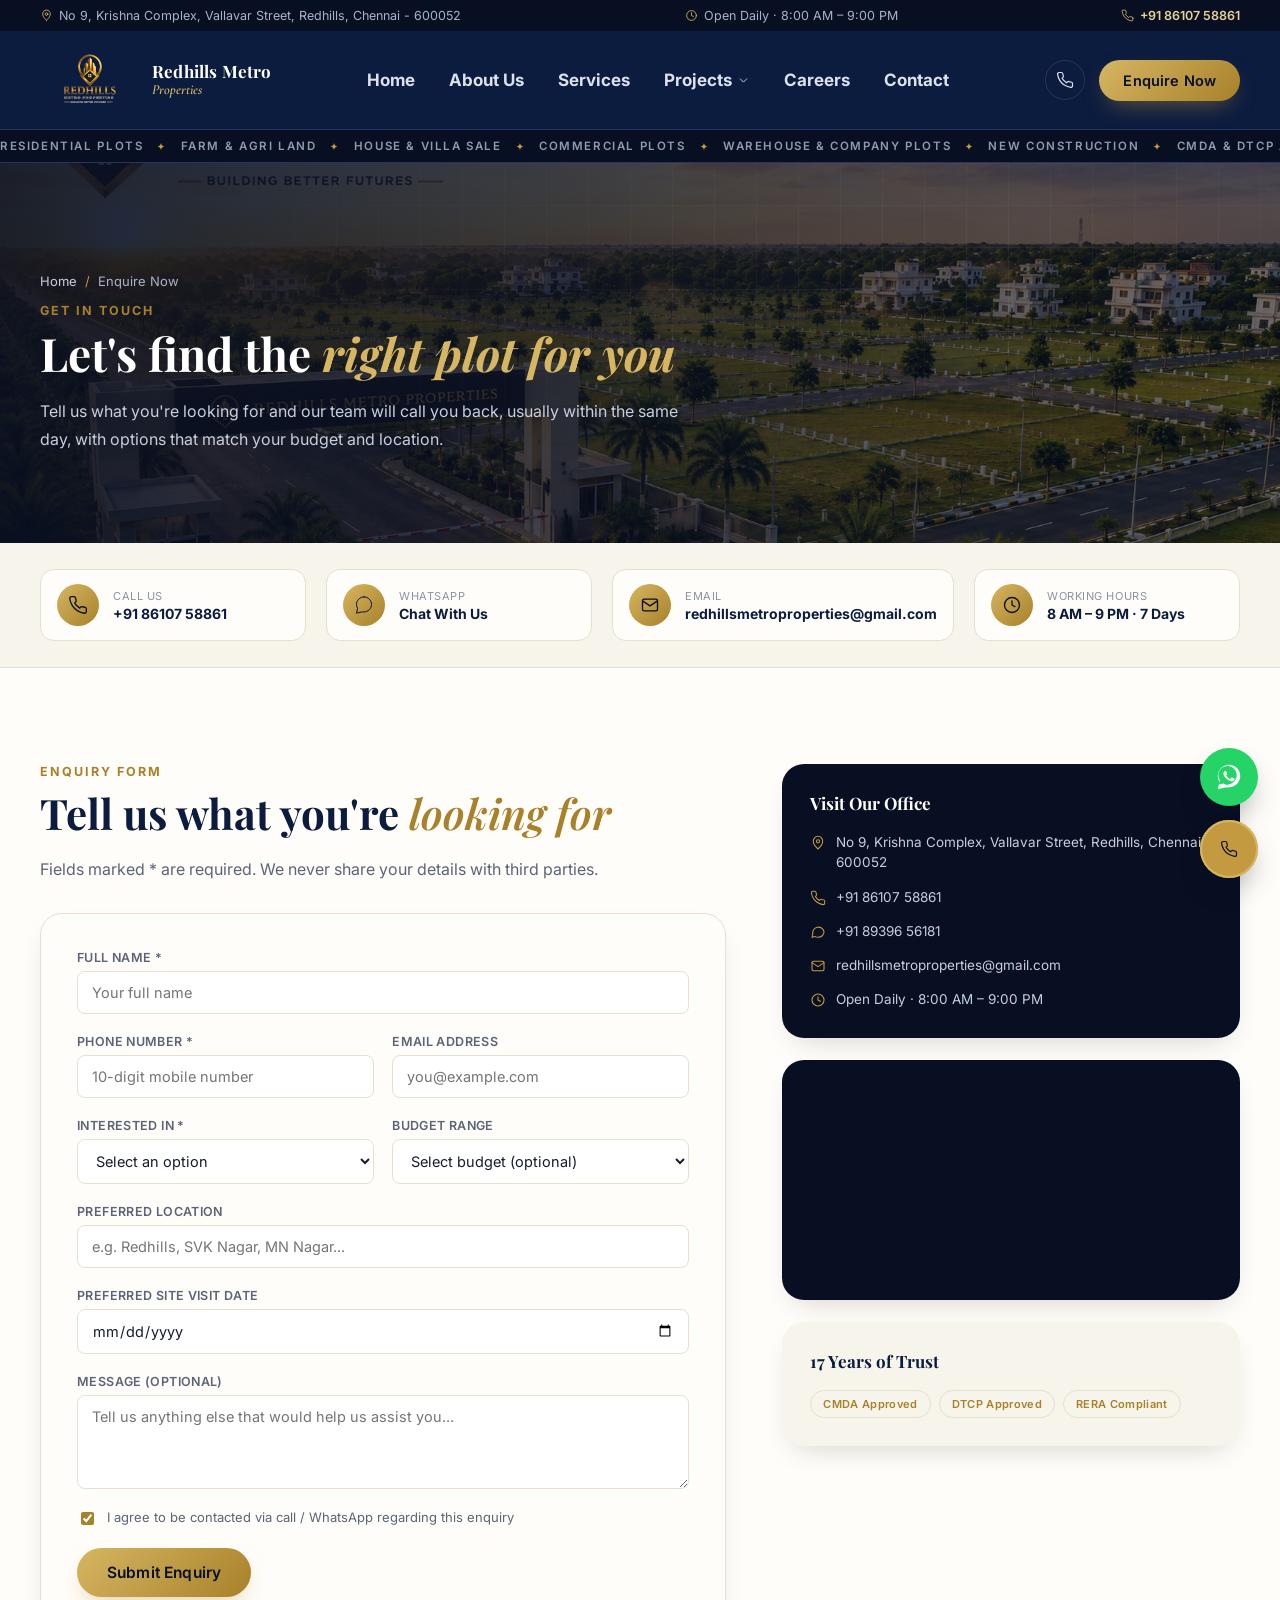
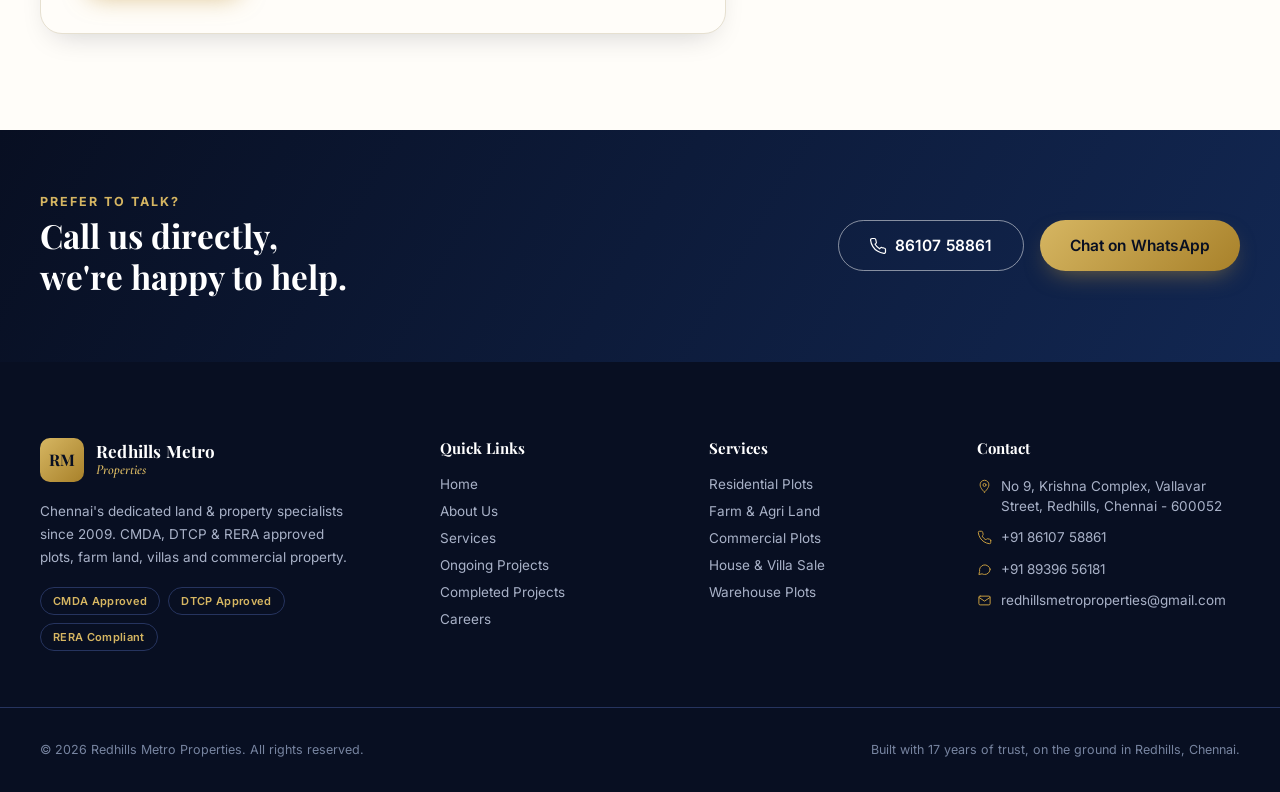
<file: enquiry.html>
<!DOCTYPE html>
<html lang="en">
<head>
<meta charset="UTF-8">
<meta name="viewport" content="width=device-width, initial-scale=1.0">
<title>Enquire Now | Redhills Metro Properties</title>
<meta name="description" content="Get in touch with Redhills Metro Properties for CMDA & RERA approved plots, farm land, villas and commercial property in Chennai. Free site visit, quick response.">
<link rel="preconnect" href="https://fonts.googleapis.com">
<link rel="preconnect" href="https://fonts.gstatic.com" crossorigin>
<link href="https://fonts.googleapis.com/css2?family=Playfair+Display:ital,wght@0,600;0,700;1,500;1,600&family=Inter:wght@400;500;600;700&family=Cormorant+Garamond:ital,wght@0,600;1,500&display=swap" rel="stylesheet">
<link rel="stylesheet" href="css/style.css">
<link rel="stylesheet" href="css/enquiry.css">
</head>
<body>

<!-- ================= PRE-HEADER STRIP ================= -->
<div class="topbar">
  <div class="topbar__inner">
    <div class="topbar__item">
      <svg viewBox="0 0 24 24" class="i"><path d="M12 21s-7-6.1-7-11.5A7 7 0 0 1 12 2a7 7 0 0 1 7 7.5C19 14.9 12 21 12 21z"/><circle cx="12" cy="9.5" r="2.4"/></svg>
      No 9, Krishna Complex, Vallavar Street, Redhills, Chennai&nbsp;-&nbsp;600052
    </div>
    <div class="topbar__item">
      <svg viewBox="0 0 24 24" class="i"><circle cx="12" cy="12" r="9"/><path d="M12 7v5l3.5 2"/></svg>
      Open Daily · 8:00 AM – 9:00 PM
    </div>
    <a class="topbar__item topbar__phone" href="tel:+918610758861">
      <svg viewBox="0 0 24 24" class="i"><path d="M22 16.9v3a2 2 0 0 1-2.2 2 19.8 19.8 0 0 1-8.6-3.1 19.5 19.5 0 0 1-6-6A19.8 19.8 0 0 1 2.1 4.2 2 2 0 0 1 4.1 2h3a2 2 0 0 1 2 1.7c.1.9.3 1.8.6 2.7a2 2 0 0 1-.4 2.1L8.1 9.7a16 16 0 0 0 6 6l1.2-1.2a2 2 0 0 1 2.1-.4c.9.3 1.8.5 2.7.6a2 2 0 0 1 1.9 2.2z"/></svg>
      +91 86107 58861
    </a>
  </div>
</div>

<!-- ================= HEADER ================= -->
<header class="header" id="siteHeader">
  <div class="header__inner">
  <a href="index.html" class="brand">
  <img src="images/logo.png" alt="Redhills Metro Properties" class="brand__logo">
  <span class="brand__text">
    <strong>Redhills Metro</strong>
    <em>Properties</em>
  </span>
</a>


    <nav class="nav" id="siteNav">
      <ul class="nav__list">
        <li><a href="index.html">Home</a></li>
        <li><a href="about.html">About Us</a></li>
        <li><a href="services.html">Services</a></li>
        <li class="nav__dropdown">
          <button class="nav__dropdown-btn" id="projectsBtn" aria-expanded="false">
            Projects
            <svg viewBox="0 0 24 24" class="i i--chevron"><path d="M6 9l6 6 6-6"/></svg>
          </button>
          <ul class="nav__dropdown-menu" id="projectsMenu">
            <li><a href="projects.html#ongoing"><span>Ongoing Projects</span><small>6 sites in progress</small></a></li>
            <li><a href="projects.html#completed"><span>Completed Projects</span><small>25 projects delivered</small></a></li>
          </ul>
        </li>
        <li><a href="careers.html">Careers</a></li>
        <li><a href="contact.html">Contact</a></li>
      </ul>
    </nav>

    <div class="header__cta">
      <a href="tel:+918610758861" class="icon-btn" aria-label="Call us">
        <svg viewBox="0 0 24 24" class="i"><path d="M22 16.9v3a2 2 0 0 1-2.2 2 19.8 19.8 0 0 1-8.6-3.1 19.5 19.5 0 0 1-6-6A19.8 19.8 0 0 1 2.1 4.2 2 2 0 0 1 4.1 2h3a2 2 0 0 1 2 1.7c.1.9.3 1.8.6 2.7a2 2 0 0 1-.4 2.1L8.1 9.7a16 16 0 0 0 6 6l1.2-1.2a2 2 0 0 1 2.1-.4c.9.3 1.8.5 2.7.6a2 2 0 0 1 1.9 2.2z"/></svg>
      </a>
      <a href="enquiry.html" class="btn btn--gold is-active">Enquire Now</a>
      <button class="hamburger" id="hamburgerBtn" aria-label="Open menu" aria-expanded="false">
        <span></span><span></span><span></span>
      </button>
    </div>
  </div>

  <div class="ticker">
    <div class="ticker__track">
      <span>RESIDENTIAL PLOTS</span><span class="dot">✦</span>
      <span>FARM &amp; AGRI LAND</span><span class="dot">✦</span>
      <span>HOUSE &amp; VILLA SALE</span><span class="dot">✦</span>
      <span>COMMERCIAL PLOTS</span><span class="dot">✦</span>
      <span>WAREHOUSE &amp; COMPANY PLOTS</span><span class="dot">✦</span>
      <span>NEW CONSTRUCTION</span><span class="dot">✦</span>
      <span>CMDA &amp; DTCP APPROVED</span><span class="dot">✦</span>
      <span>RERA COMPLIANT</span><span class="dot">✦</span>
      <span>FREE SITE VISIT</span><span class="dot">✦</span>
      <span>RESIDENTIAL PLOTS</span><span class="dot">✦</span>
      <span>FARM &amp; AGRI LAND</span><span class="dot">✦</span>
      <span>HOUSE &amp; VILLA SALE</span><span class="dot">✦</span>
      <span>COMMERCIAL PLOTS</span><span class="dot">✦</span>
      <span>WAREHOUSE &amp; COMPANY PLOTS</span><span class="dot">✦</span>
      <span>NEW CONSTRUCTION</span><span class="dot">✦</span>
      <span>CMDA &amp; DTCP APPROVED</span><span class="dot">✦</span>
      <span>RERA COMPLIANT</span><span class="dot">✦</span>
      <span>FREE SITE VISIT</span><span class="dot">✦</span>
    </div>
  </div>
</header>

<!-- ================= PAGE BANNER ================= -->
<section class="page-banner" style="background-image:url('images/banner-enquiry.jpg');">
  <div class="page-banner__overlay"></div>
  <div class="page-banner__bg-grid" aria-hidden="true"></div>
  <div class="page-banner__inner reveal">
    <p class="breadcrumb"><a href="index.html">Home</a><span>/</span>Enquire Now</p>
    <p class="eyebrow">Get In Touch</p>
    <h1 class="page-banner__title">Let's find the <em>right plot for you</em></h1>
    <p class="page-banner__text">
      Tell us what you're looking for and our team will call you back, usually
      within the same day, with options that match your budget and location.
    </p>
  </div>
</section>

<!-- ================= QUICK CONTACT STRIP ================= -->
<section class="quick-contact">
  <div class="quick-contact__inner">
    <a href="tel:+918610758861" class="quick-contact__item reveal">
      <span class="quick-contact__icon">
        <svg viewBox="0 0 24 24" class="i"><path d="M22 16.9v3a2 2 0 0 1-2.2 2 19.8 19.8 0 0 1-8.6-3.1 19.5 19.5 0 0 1-6-6A19.8 19.8 0 0 1 2.1 4.2 2 2 0 0 1 4.1 2h3a2 2 0 0 1 2 1.7c.1.9.3 1.8.6 2.7a2 2 0 0 1-.4 2.1L8.1 9.7a16 16 0 0 0 6 6l1.2-1.2a2 2 0 0 1 2.1-.4c.9.3 1.8.5 2.7.6a2 2 0 0 1 1.9 2.2z"/></svg>
      </span>
      <div><small>Call Us</small><strong>+91 86107 58861</strong></div>
    </a>
    <a href="https://wa.me/918610758861" target="_blank" rel="noopener" class="quick-contact__item reveal">
      <span class="quick-contact__icon">
        <svg viewBox="0 0 32 32" class="i"><path d="M16.02 3C9.4 3 4.02 8.38 4.02 15c0 2.24.62 4.4 1.78 6.3L4 29l7.9-1.75A11.96 11.96 0 0 0 16.02 27C22.64 27 28 21.62 28 15S22.64 3 16.02 3z"/></svg>
      </span>
      <div><small>WhatsApp</small><strong>Chat With Us</strong></div>
    </a>
    <a href="mailto:redhillsmetroproperties@gmail.com" class="quick-contact__item reveal">
      <span class="quick-contact__icon">
        <svg viewBox="0 0 24 24" class="i"><rect x="3" y="5" width="18" height="14" rx="2"/><path d="M3 7l9 6 9-6"/></svg>
      </span>
      <div><small>Email</small><strong>redhillsmetroproperties@gmail.com</strong></div>
    </a>
    <div class="quick-contact__item reveal">
      <span class="quick-contact__icon">
        <svg viewBox="0 0 24 24" class="i"><circle cx="12" cy="12" r="9"/><path d="M12 7v5l3.5 2"/></svg>
      </span>
      <div><small>Working Hours</small><strong>8 AM – 9 PM · 7 Days</strong></div>
    </div>
  </div>
</section>

<!-- ================= ENQUIRY FORM + SIDEBAR ================= -->
<section class="enquiry section">
  <div class="enquiry__grid">

    <!-- Form -->
    <div class="enquiry__form-wrap reveal">
      <p class="eyebrow">Enquiry Form</p>
      <h2 class="section__title">Tell us what you're <em>looking for</em></h2>
      <p class="section__text">Fields marked * are required. We never share your details with third parties.</p>

      <form class="enquiry-form"
            action="https://formsubmit.co/redhillsmetroproperties@gmail.com"
            method="POST">

        <!-- FormSubmit Settings -->
        <input type="hidden" name="_subject" value="New Property Enquiry - Redhills Metro Properties">
        <input type="hidden" name="_captcha" value="false">
        <input type="hidden" name="_template" value="table">
        <input type="hidden" name="_next" value="thankyou.html">

        <div class="form__row">
          <label for="fullName">Full Name *</label>
          <input type="text" id="fullName" name="Full Name" placeholder="Your full name" required>
        </div>

        <div class="form__row-group">
          <div class="form__row">
            <label for="phone">Phone Number *</label>
            <input type="tel" id="phone" name="Phone Number" placeholder="10-digit mobile number" required>
          </div>

          <div class="form__row">
            <label for="email">Email Address</label>
            <input type="email" id="email" name="Email Address" placeholder="you@example.com">
          </div>
        </div>

        <div class="form__row-group">
          <div class="form__row">
            <label for="interest">Interested In *</label>
            <select id="interest" name="Interested In" required>
              <option value="" disabled selected>Select an option</option>
              <option>Residential Plot</option>
              <option>Farm / Agri Land</option>
              <option>Commercial Plot</option>
              <option>House &amp; Villa</option>
              <option>Warehouse / Company Plot</option>
              <option>New Construction</option>
            </select>
          </div>

          <div class="form__row">
            <label for="budget">Budget Range</label>
            <select id="budget" name="Budget Range">
              <option value="" selected>Select budget (optional)</option>
              <option>Under ₹10 Lakhs</option>
              <option>₹10 – 25 Lakhs</option>
              <option>₹25 – 50 Lakhs</option>
              <option>₹50 Lakhs – 1 Crore</option>
              <option>Above ₹1 Crore</option>
            </select>
          </div>
        </div>

        <div class="form__row">
          <label for="location">Preferred Location</label>
          <input type="text" id="location" name="Preferred Location" placeholder="e.g. Redhills, SVK Nagar, MN Nagar...">
        </div>

        <div class="form__row">
          <label for="visitDate">Preferred Site Visit Date</label>
          <input type="date" id="visitDate" name="Preferred Site Visit Date">
        </div>

        <div class="form__row">
          <label for="message">Message (Optional)</label>
          <textarea id="message"
                    name="Message"
                    rows="4"
                    placeholder="Tell us anything else that would help us assist you..."></textarea>
        </div>

        <label class="form__checkbox">
          <input type="checkbox" name="WhatsApp Consent" checked>
          <span>I agree to be contacted via call / WhatsApp regarding this enquiry</span>
        </label>

        <button type="submit" class="btn btn--gold btn--lg">
          <span class="btn__label">Submit Enquiry</span>
        </button>

      </form>
    </div>

    <!-- Sidebar -->
    <aside class="enquiry__sidebar reveal">
      <div class="sidebar-card">
        <h3>Visit Our Office</h3>
        <ul class="sidebar-contact">
          <li>
            <svg viewBox="0 0 24 24" class="i"><path d="M12 21s-7-6.1-7-11.5A7 7 0 0 1 12 2a7 7 0 0 1 7 7.5C19 14.9 12 21 12 21z"/><circle cx="12" cy="9.5" r="2.4"/></svg>
            No 9, Krishna Complex, Vallavar Street, Redhills, Chennai - 600052
          </li>
          <li>
            <svg viewBox="0 0 24 24" class="i"><path d="M22 16.9v3a2 2 0 0 1-2.2 2 19.8 19.8 0 0 1-8.6-3.1 19.5 19.5 0 0 1-6-6A19.8 19.8 0 0 1 2.1 4.2 2 2 0 0 1 4.1 2h3a2 2 0 0 1 2 1.7c.1.9.3 1.8.6 2.7a2 2 0 0 1-.4 2.1L8.1 9.7a16 16 0 0 0 6 6l1.2-1.2a2 2 0 0 1 2.1-.4c.9.3 1.8.5 2.7.6a2 2 0 0 1 1.9 2.2z"/></svg>
            <a href="tel:+918610758861">+91 86107 58861</a>
          </li>
          <li>
            <svg viewBox="0 0 24 24" class="i"><path d="M21 11.5a8.4 8.4 0 0 1-8.9 8.4 8.5 8.5 0 0 1-4-1L3 20l1.2-5A8.4 8.4 0 1 1 21 11.5z"/></svg>
            <a href="tel:+918939656181">+91 89396 56181</a>
          </li>
          <li>
            <svg viewBox="0 0 24 24" class="i"><rect x="3" y="5" width="18" height="14" rx="2"/><path d="M3 7l9 6 9-6"/></svg>
            redhillsmetroproperties@gmail.com
          </li>
          <li>
            <svg viewBox="0 0 24 24" class="i"><circle cx="12" cy="12" r="9"/><path d="M12 7v5l3.5 2"/></svg>
            Open Daily · 8:00 AM – 9:00 PM
          </li>
        </ul>
      </div>

      <div class="sidebar-card sidebar-card--map">
        <iframe
          src="https://www.google.com/maps?q=Redhills%2C%20Chennai&output=embed"
          width="100%"
          height="220"
          style="border:0;"
          allowfullscreen
          loading="lazy"
          referrerpolicy="no-referrer-when-downgrade"
          title="Redhills Metro Properties location map">
        </iframe>
      </div>

      <div class="sidebar-card sidebar-card--badges">
        <h3>17 Years of Trust</h3>
        <div class="footer__badges">
          <span>CMDA Approved</span>
          <span>DTCP Approved</span>
          <span>RERA Compliant</span>
        </div>
      </div>

    </aside>

  </div>
</section>
<!-- ================= CTA BANNER ================= -->
<section class="cta-band reveal">
  <div class="cta-band__inner">
    <div>
      <p class="eyebrow eyebrow--light">Prefer To Talk?</p>
      <h2>Call us directly,<br>we're happy to help.</h2>
    </div>
    <div class="cta-band__actions">
      <a href="tel:+918610758861" class="btn btn--outline-light btn--lg">
        <svg viewBox="0 0 24 24" class="i"><path d="M22 16.9v3a2 2 0 0 1-2.2 2 19.8 19.8 0 0 1-8.6-3.1 19.5 19.5 0 0 1-6-6A19.8 19.8 0 0 1 2.1 4.2 2 2 0 0 1 4.1 2h3a2 2 0 0 1 2 1.7c.1.9.3 1.8.6 2.7a2 2 0 0 1-.4 2.1L8.1 9.7a16 16 0 0 0 6 6l1.2-1.2a2 2 0 0 1 2.1-.4c.9.3 1.8.5 2.7.6a2 2 0 0 1 1.9 2.2z"/></svg>
        86107 58861
      </a>
      <a href="https://wa.me/918610758861" target="_blank" rel="noopener" class="btn btn--gold btn--lg">Chat on WhatsApp</a>
    </div>
  </div>
</section>

<!-- ================= FOOTER ================= -->
<footer class="footer">
  <div class="footer__inner">
    <div class="footer__col footer__col--brand">
      <a href="index.html" class="brand brand--footer">
        <span class="brand__mark">RM</span>
        <span class="brand__text">
          <strong>Redhills Metro</strong>
          <em>Properties</em>
        </span>
      </a>
      <p>Chennai's dedicated land &amp; property specialists since 2009. CMDA, DTCP &amp; RERA approved plots, farm land, villas and commercial property.</p>
      <div class="footer__badges">
        <span>CMDA Approved</span>
        <span>DTCP Approved</span>
        <span>RERA Compliant</span>
      </div>
    </div>

    <div class="footer__col">
      <h4>Quick Links</h4>
      <ul>
        <li><a href="index.html">Home</a></li>
        <li><a href="about.html">About Us</a></li>
        <li><a href="services.html">Services</a></li>
        <li><a href="projects.html#ongoing">Ongoing Projects</a></li>
        <li><a href="projects.html#completed">Completed Projects</a></li>
        <li><a href="careers.html">Careers</a></li>
      </ul>
    </div>

    <div class="footer__col">
      <h4>Services</h4>
      <ul>
        <li><a href="services.html#residential-plots">Residential Plots</a></li>
        <li><a href="services.html#farm-land">Farm &amp; Agri Land</a></li>
        <li><a href="services.html#commercial-plots">Commercial Plots</a></li>
        <li><a href="services.html#villa-house">House &amp; Villa Sale</a></li>
        <li><a href="services.html#warehouse">Warehouse Plots</a></li>
      </ul>
    </div>

    <div class="footer__col">
      <h4>Contact</h4>
      <ul class="footer__contact">
        <li>
          <svg viewBox="0 0 24 24" class="i"><path d="M12 21s-7-6.1-7-11.5A7 7 0 0 1 12 2a7 7 0 0 1 7 7.5C19 14.9 12 21 12 21z"/><circle cx="12" cy="9.5" r="2.4"/></svg>
          No 9, Krishna Complex, Vallavar Street, Redhills, Chennai - 600052
        </li>
        <li>
          <svg viewBox="0 0 24 24" class="i"><path d="M22 16.9v3a2 2 0 0 1-2.2 2 19.8 19.8 0 0 1-8.6-3.1 19.5 19.5 0 0 1-6-6A19.8 19.8 0 0 1 2.1 4.2 2 2 0 0 1 4.1 2h3a2 2 0 0 1 2 1.7c.1.9.3 1.8.6 2.7a2 2 0 0 1-.4 2.1L8.1 9.7a16 16 0 0 0 6 6l1.2-1.2a2 2 0 0 1 2.1-.4c.9.3 1.8.5 2.7.6a2 2 0 0 1 1.9 2.2z"/></svg>
          <a href="tel:+918610758861">+91 86107 58861</a>
        </li>
        <li>
          <svg viewBox="0 0 24 24" class="i"><path d="M21 11.5a8.4 8.4 0 0 1-8.9 8.4 8.5 8.5 0 0 1-4-1L3 20l1.2-5A8.4 8.4 0 1 1 21 11.5z"/></svg>
          <a href="tel:+918939656181">+91 89396 56181</a>
        </li>
        <li>
          <svg viewBox="0 0 24 24" class="i"><rect x="3" y="5" width="18" height="14" rx="2"/><path d="M3 7l9 6 9-6"/></svg>
          redhillsmetroproperties@gmail.com
        </li>
      </ul>
    </div>
  </div>

  <div class="footer__bottom">
    <p>&copy; <span id="year"></span> Redhills Metro Properties. All rights reserved.</p>
    <p>Built with 17 years of trust, on the ground in Redhills, Chennai.</p>
  </div>
</footer>

<!-- ================= FLOATING BUTTONS ================= -->
<div class="floaters">
  <a href="https://wa.me/918939656181?text=Hi%2C%20I%27d%20like%20to%20enquire%20about%20a%20plot."
     class="floater floater--whatsapp" target="_blank" rel="noopener" aria-label="Chat on WhatsApp">
    <svg viewBox="0 0 32 32" class="i"><path d="M16.02 3C9.4 3 4.02 8.38 4.02 15c0 2.24.62 4.4 1.78 6.3L4 29l7.9-1.75A11.96 11.96 0 0 0 16.02 27C22.64 27 28 21.62 28 15S22.64 3 16.02 3zm0 21.8c-1.98 0-3.9-.53-5.58-1.53l-.4-.24-4.68 1.04 1.02-4.56-.26-.42a9.7 9.7 0 0 1-1.5-5.09c0-5.4 4.4-9.8 9.8-9.8 5.4 0 9.78 4.4 9.78 9.8 0 5.4-4.38 9.8-9.78 9.8zm5.36-7.34c-.29-.15-1.74-.86-2.01-.96-.27-.1-.47-.15-.66.15-.2.29-.76.96-.93 1.16-.17.2-.34.22-.63.07-.29-.15-1.24-.46-2.36-1.47-.87-.78-1.46-1.74-1.63-2.03-.17-.29-.02-.45.13-.6.13-.13.29-.34.44-.51.15-.17.2-.29.29-.49.1-.2.05-.37-.02-.51-.07-.15-.66-1.6-.91-2.18-.24-.58-.48-.5-.66-.5h-.56c-.2 0-.51.07-.78.37-.27.29-1.02 1-1.02 2.44s1.05 2.83 1.19 3.03c.15.2 2.06 3.15 5 4.41.7.3 1.24.48 1.67.61.7.22 1.34.19 1.84.12.56-.08 1.74-.71 1.99-1.4.24-.68.24-1.27.17-1.4-.07-.12-.27-.2-.56-.34z"/></svg>
  </a>
  <a href="tel:+918610758861" class="floater floater--call" aria-label="Call now">
    <svg viewBox="0 0 24 24" class="i"><path d="M22 16.9v3a2 2 0 0 1-2.2 2 19.8 19.8 0 0 1-8.6-3.1 19.5 19.5 0 0 1-6-6A19.8 19.8 0 0 1 2.1 4.2 2 2 0 0 1 4.1 2h3a2 2 0 0 1 2 1.7c.1.9.3 1.8.6 2.7a2 2 0 0 1-.4 2.1L8.1 9.7a16 16 0 0 0 6 6l1.2-1.2a2 2 0 0 1 2.1-.4c.9.3 1.8.5 2.7.6a2 2 0 0 1 1.9 2.2z"/></svg>
    <span class="floater__ping"></span>
  </a>
</div>

<div class="nav-backdrop" id="navBackdrop"></div>

<script src="js/script.js"></script>
<script src="js/enquiry.js"></script>
</body>
</html>
</file>
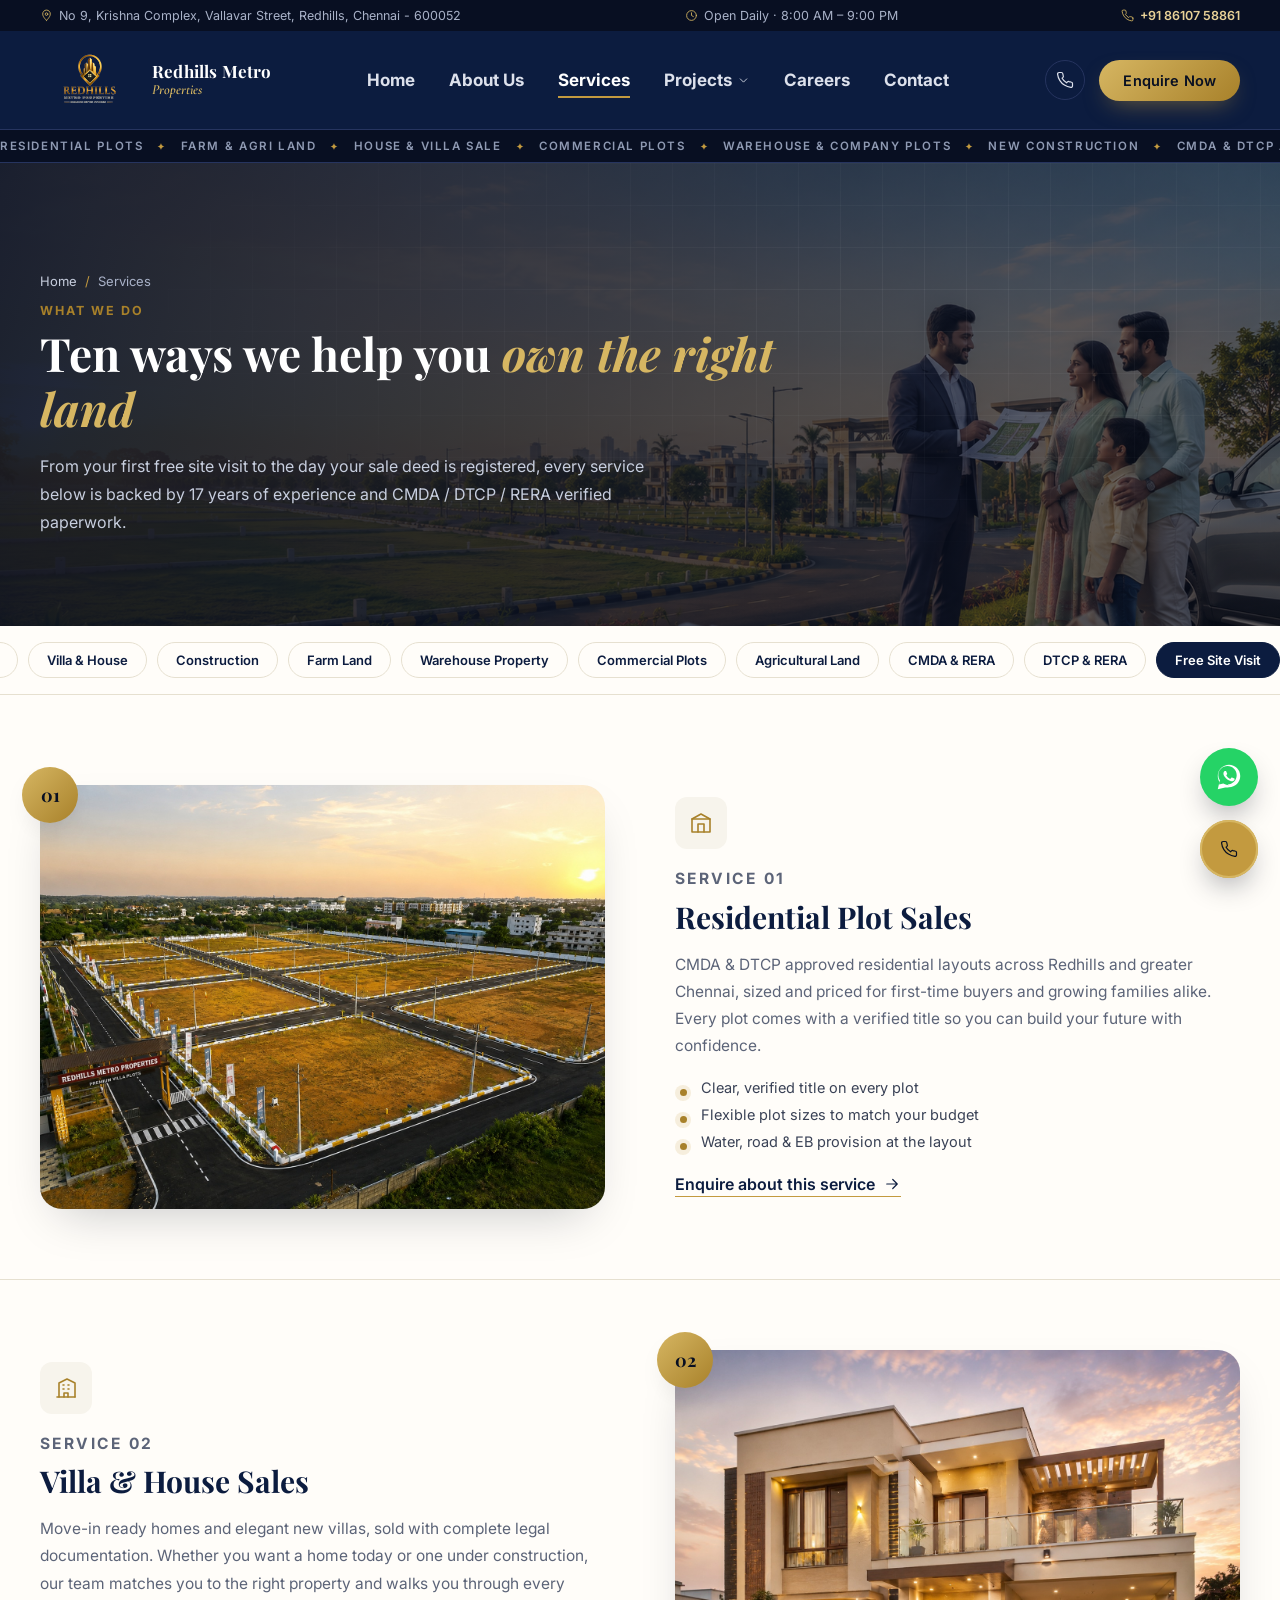
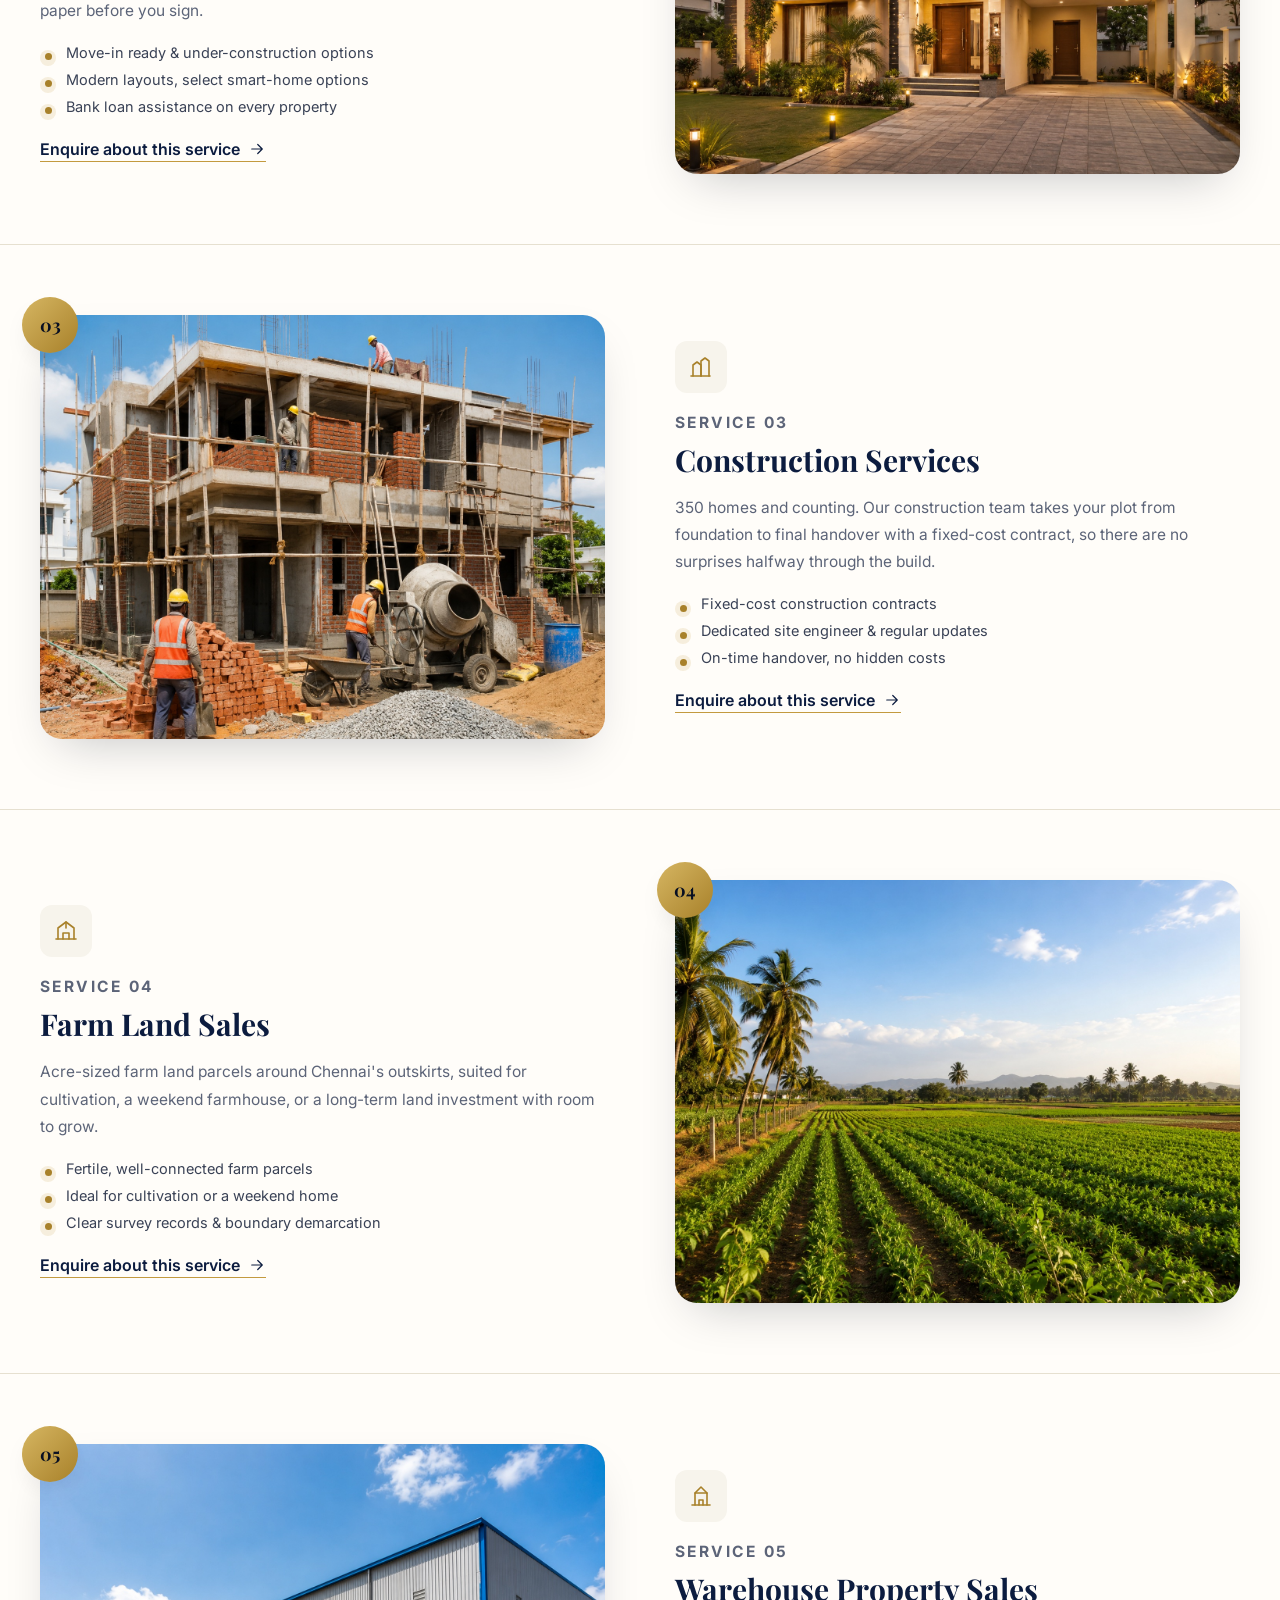
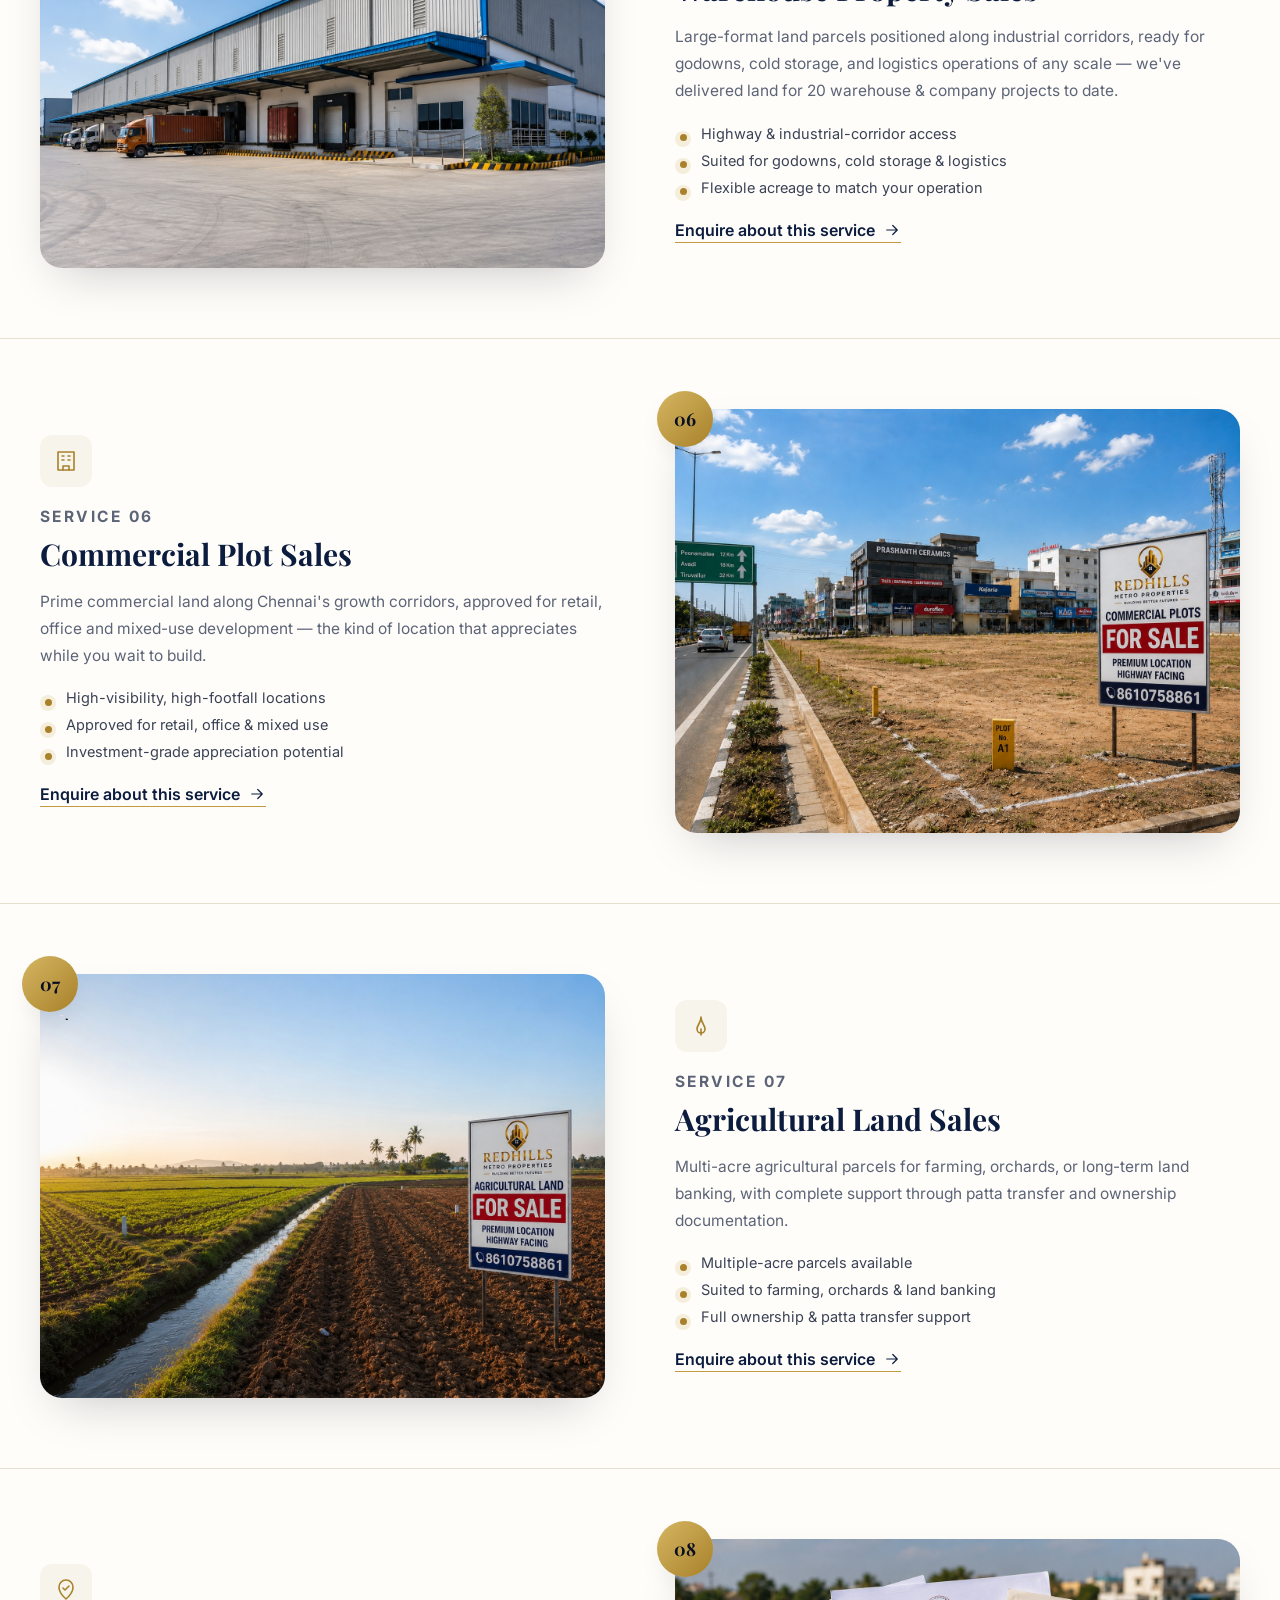
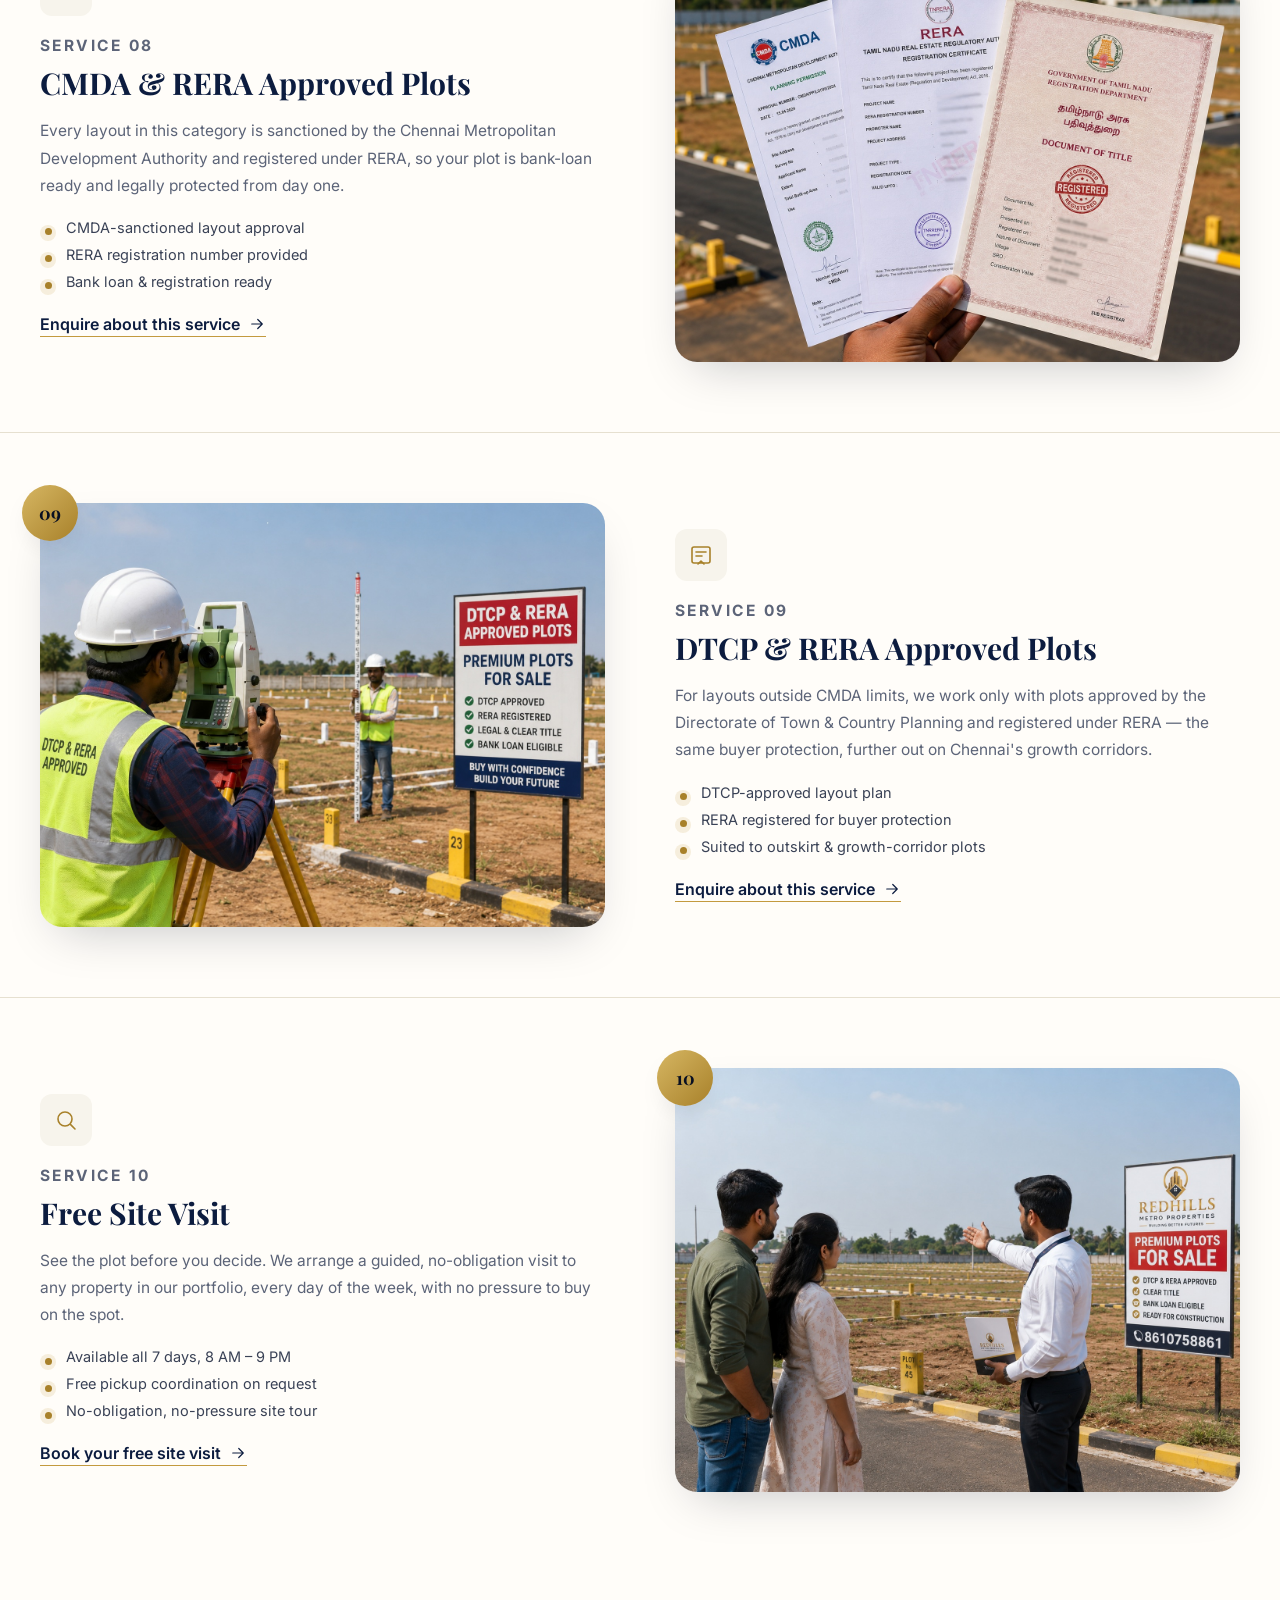
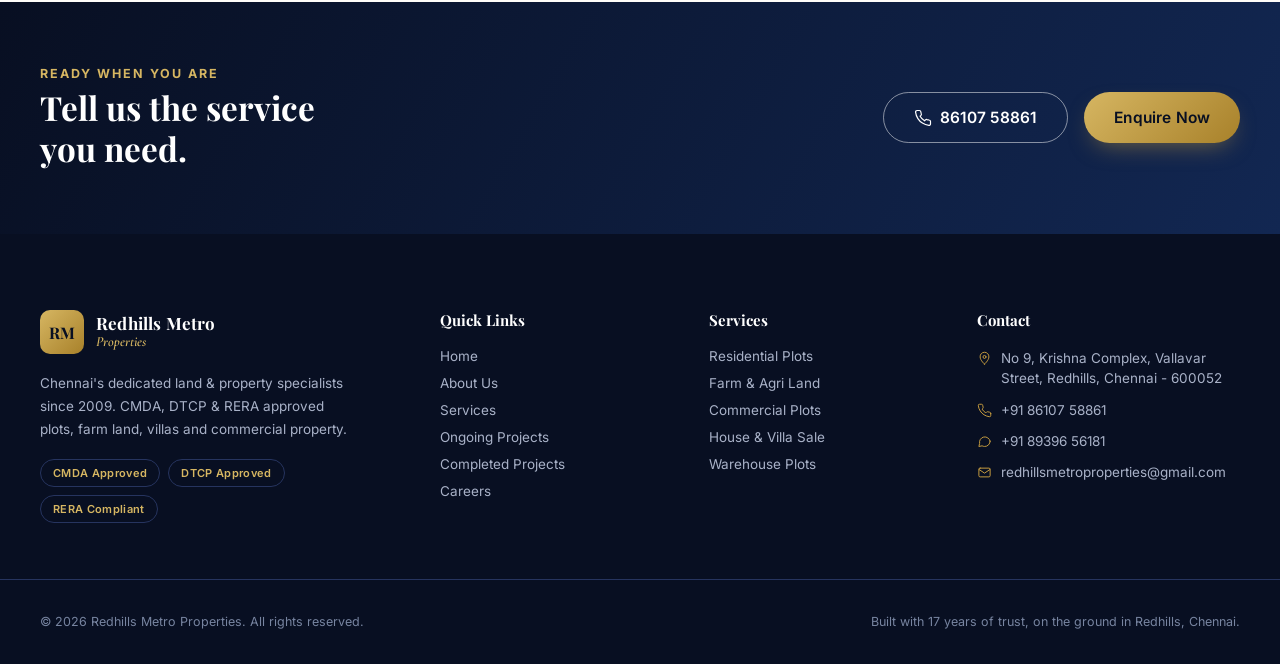
<file: services.html>
<!DOCTYPE html>
<html lang="en">
<head>
<meta charset="UTF-8">
<meta name="viewport" content="width=device-width, initial-scale=1.0">
<title>Our Services | Redhills Metro Properties</title>
<meta name="description" content="Residential plots, villas, construction, farm land, warehouse property, commercial plots, agricultural land, CMDA & DTCP RERA approved plots and free site visits — Redhills Metro Properties.">
<link rel="preconnect" href="https://fonts.googleapis.com">
<link rel="preconnect" href="https://fonts.gstatic.com" crossorigin>
<link href="https://fonts.googleapis.com/css2?family=Playfair+Display:ital,wght@0,600;0,700;1,500;1,600&family=Inter:wght@400;500;600;700&family=Cormorant+Garamond:ital,wght@0,600;1,500&display=swap" rel="stylesheet">
<link rel="stylesheet" href="css/style.css">
<link rel="stylesheet" href="css/services.css">
</head>
<body>

<!-- ================= PRE-HEADER STRIP ================= -->
<div class="topbar">
  <div class="topbar__inner">
    <div class="topbar__item">
      <svg viewBox="0 0 24 24" class="i"><path d="M12 21s-7-6.1-7-11.5A7 7 0 0 1 12 2a7 7 0 0 1 7 7.5C19 14.9 12 21 12 21z"/><circle cx="12" cy="9.5" r="2.4"/></svg>
      No 9, Krishna Complex, Vallavar Street, Redhills, Chennai&nbsp;-&nbsp;600052
    </div>
    <div class="topbar__item">
      <svg viewBox="0 0 24 24" class="i"><circle cx="12" cy="12" r="9"/><path d="M12 7v5l3.5 2"/></svg>
      Open Daily · 8:00 AM – 9:00 PM
    </div>
    <a class="topbar__item topbar__phone" href="tel:+918610758861">
      <svg viewBox="0 0 24 24" class="i"><path d="M22 16.9v3a2 2 0 0 1-2.2 2 19.8 19.8 0 0 1-8.6-3.1 19.5 19.5 0 0 1-6-6A19.8 19.8 0 0 1 2.1 4.2 2 2 0 0 1 4.1 2h3a2 2 0 0 1 2 1.7c.1.9.3 1.8.6 2.7a2 2 0 0 1-.4 2.1L8.1 9.7a16 16 0 0 0 6 6l1.2-1.2a2 2 0 0 1 2.1-.4c.9.3 1.8.5 2.7.6a2 2 0 0 1 1.9 2.2z"/></svg>
      +91 86107 58861
    </a>
  </div>
</div>

<!-- ================= HEADER ================= -->
<header class="header" id="siteHeader">
  <div class="header__inner">
    <a href="index.html" class="brand">
  <img src="images/logo.png" alt="Redhills Metro Properties" class="brand__logo">
  <span class="brand__text">
    <strong>Redhills Metro</strong>
    <em>Properties</em>
  </span>
</a>


    <nav class="nav" id="siteNav">
      <ul class="nav__list">
        <li><a href="index.html">Home</a></li>
        <li><a href="about.html">About Us</a></li>
        <li><a href="services.html" class="is-active">Services</a></li>
        <li class="nav__dropdown">
          <button class="nav__dropdown-btn" id="projectsBtn" aria-expanded="false">
            Projects
            <svg viewBox="0 0 24 24" class="i i--chevron"><path d="M6 9l6 6 6-6"/></svg>
          </button>
          <ul class="nav__dropdown-menu" id="projectsMenu">
            <li><a href="ongoingprojects.html"><span>Ongoing Projects</span><small>6 sites in progress</small></a></li>
            <li><a href="completedprojects.html"><span>Completed Projects</span><small>25 projects delivered</small></a></li>
          </ul>
        </li>
        <li><a href="careers.html">Careers</a></li>
        <li><a href="contact.html">Contact</a></li>
      </ul>
    </nav>

    <div class="header__cta">
      <a href="tel:+918610758861" class="icon-btn" aria-label="Call us">
        <svg viewBox="0 0 24 24" class="i"><path d="M22 16.9v3a2 2 0 0 1-2.2 2 19.8 19.8 0 0 1-8.6-3.1 19.5 19.5 0 0 1-6-6A19.8 19.8 0 0 1 2.1 4.2 2 2 0 0 1 4.1 2h3a2 2 0 0 1 2 1.7c.1.9.3 1.8.6 2.7a2 2 0 0 1-.4 2.1L8.1 9.7a16 16 0 0 0 6 6l1.2-1.2a2 2 0 0 1 2.1-.4c.9.3 1.8.5 2.7.6a2 2 0 0 1 1.9 2.2z"/></svg>
      </a>
      <a href="enquiry.html" class="btn btn--gold">Enquire Now</a>
      <button class="hamburger" id="hamburgerBtn" aria-label="Open menu" aria-expanded="false">
        <span></span><span></span><span></span>
      </button>
    </div>
  </div>

  <div class="ticker">
    <div class="ticker__track">
      <span>RESIDENTIAL PLOTS</span><span class="dot">✦</span>
      <span>FARM &amp; AGRI LAND</span><span class="dot">✦</span>
      <span>HOUSE &amp; VILLA SALE</span><span class="dot">✦</span>
      <span>COMMERCIAL PLOTS</span><span class="dot">✦</span>
      <span>WAREHOUSE &amp; COMPANY PLOTS</span><span class="dot">✦</span>
      <span>NEW CONSTRUCTION</span><span class="dot">✦</span>
      <span>CMDA &amp; DTCP APPROVED</span><span class="dot">✦</span>
      <span>RERA COMPLIANT</span><span class="dot">✦</span>
      <span>FREE SITE VISIT</span><span class="dot">✦</span>
      <span>RESIDENTIAL PLOTS</span><span class="dot">✦</span>
      <span>FARM &amp; AGRI LAND</span><span class="dot">✦</span>
      <span>HOUSE &amp; VILLA SALE</span><span class="dot">✦</span>
      <span>COMMERCIAL PLOTS</span><span class="dot">✦</span>
      <span>WAREHOUSE &amp; COMPANY PLOTS</span><span class="dot">✦</span>
      <span>NEW CONSTRUCTION</span><span class="dot">✦</span>
      <span>CMDA &amp; DTCP APPROVED</span><span class="dot">✦</span>
      <span>RERA COMPLIANT</span><span class="dot">✦</span>
      <span>FREE SITE VISIT</span><span class="dot">✦</span>
    </div>
  </div>
</header>

<!-- ================= PAGE BANNER ================= -->
<section class="page-banner" style="background-image:url('images/banner-services.jpg');">
  <div class="page-banner__overlay"></div>
  <div class="page-banner__bg-grid" aria-hidden="true"></div>
  <div class="page-banner__inner reveal">
    <p class="breadcrumb"><a href="index.html">Home</a><span>/</span>Services</p>
    <p class="eyebrow">What We Do</p>
    <h1 class="page-banner__title">Ten ways we help you <em>own the right land</em></h1>
    <p class="page-banner__text">
      From your first free site visit to the day your sale deed is registered, every
      service below is backed by 17 years of experience and CMDA / DTCP / RERA
      verified paperwork.
    </p>
  </div>
</section>

<!-- ================= QUICK NAV CHIPS ================= -->
<nav class="quicknav" aria-label="Jump to service">
  <div class="quicknav__track">
    <a href="#residential-plots" class="quicknav__chip">Residential Plots</a>
    <a href="#villa-house" class="quicknav__chip">Villa &amp; House</a>
    <a href="#construction" class="quicknav__chip">Construction</a>
    <a href="#farm-land" class="quicknav__chip">Farm Land</a>
    <a href="#warehouse" class="quicknav__chip">Warehouse Property</a>
    <a href="#commercial-plots" class="quicknav__chip">Commercial Plots</a>
    <a href="#agri-land" class="quicknav__chip">Agricultural Land</a>
    <a href="#cmda-rera" class="quicknav__chip">CMDA &amp; RERA</a>
    <a href="#dtcp-rera" class="quicknav__chip">DTCP &amp; RERA</a>
    <a href="#site-visit" class="quicknav__chip">Free Site Visit</a>
  </div>
</nav>

<!-- ================= SERVICES LIST ================= -->
<section class="service-list">

  <!-- 01 — Residential Plot Sales -->
  <article class="service-row" id="residential-plots">
    <div class="service-row__media reveal">
      <div class="service-row__image" style="background-image:url('images/service-residential-plots.jpg');"></div>
      <span class="service-row__index">01</span>
    </div>
    <div class="service-row__content reveal">
      <div class="service-row__icon">
        <svg viewBox="0 0 24 24" class="i"><rect x="3" y="8" width="18" height="13"/><path d="M9 21V13h6v8"/><path d="M3 8l9-5 9 5"/></svg>
      </div>
      <p class="eyebrow">Service 01</p>
      <h2>Residential Plot Sales</h2>
      <p>CMDA &amp; DTCP approved residential layouts across Redhills and greater Chennai,
        sized and priced for first-time buyers and growing families alike. Every plot
        comes with a verified title so you can build your future with confidence.</p>
      <ul class="service-row__points">
        <li>Clear, verified title on every plot</li>
        <li>Flexible plot sizes to match your budget</li>
        <li>Water, road &amp; EB provision at the layout</li>
      </ul>
      <a href="enquiry.html" class="link-arrow">Enquire about this service
        <svg viewBox="0 0 24 24" class="i"><path d="M5 12h14M13 6l6 6-6 6"/></svg>
      </a>
    </div>
  </article>

  <!-- 02 — Villa & House Sales -->
  <article class="service-row service-row--reverse" id="villa-house">
    <div class="service-row__media reveal">
      <div class="service-row__image" style="background-image:url('images/service-villa-house.jpg');"></div>
      <span class="service-row__index">02</span>
    </div>
    <div class="service-row__content reveal">
      <div class="service-row__icon">
        <svg viewBox="0 0 24 24" class="i"><path d="M3 21h18"/><path d="M5 21V7l8-4 8 4v14"/><path d="M9 9h1M9 13h1M14 9h1M14 13h1"/><path d="M10 21v-4h4v4"/></svg>
      </div>
      <p class="eyebrow">Service 02</p>
      <h2>Villa &amp; House Sales</h2>
      <p>Move-in ready homes and elegant new villas, sold with complete legal
        documentation. Whether you want a home today or one under construction,
        our team matches you to the right property and walks you through every
        paper before you sign.</p>
      <ul class="service-row__points">
        <li>Move-in ready &amp; under-construction options</li>
        <li>Modern layouts, select smart-home options</li>
        <li>Bank loan assistance on every property</li>
      </ul>
      <a href="enquiry.html" class="link-arrow">Enquire about this service
        <svg viewBox="0 0 24 24" class="i"><path d="M5 12h14M13 6l6 6-6 6"/></svg>
      </a>
    </div>
  </article>

  <!-- 03 — Construction Services -->
  <article class="service-row" id="construction">
    <div class="service-row__media reveal">
      <div class="service-row__image" style="background-image:url('images/service-construction.jpg');"></div>
      <span class="service-row__index">03</span>
    </div>
    <div class="service-row__content reveal">
      <div class="service-row__icon">
        <svg viewBox="0 0 24 24" class="i"><path d="M2 21h19"/><path d="M4 21V10l4-3 4 3v11"/><path d="M12 21V6l4-3 4 3v15"/></svg>
      </div>
      <p class="eyebrow">Service 03</p>
      <h2>Construction Services</h2>
      <p>350 homes and counting. Our construction team takes your plot from
        foundation to final handover with a fixed-cost contract, so there are no
        surprises halfway through the build.</p>
      <ul class="service-row__points">
        <li>Fixed-cost construction contracts</li>
        <li>Dedicated site engineer &amp; regular updates</li>
        <li>On-time handover, no hidden costs</li>
      </ul>
      <a href="enquiry.html" class="link-arrow">Enquire about this service
        <svg viewBox="0 0 24 24" class="i"><path d="M5 12h14M13 6l6 6-6 6"/></svg>
      </a>
    </div>
  </article>

  <!-- 04 — Farm Land Sales -->
  <article class="service-row service-row--reverse" id="farm-land">
    <div class="service-row__media reveal">
      <div class="service-row__image" style="background-image:url('images/service-farm-land.jpg');"></div>
      <span class="service-row__index">04</span>
    </div>
    <div class="service-row__content reveal">
      <div class="service-row__icon">
        <svg viewBox="0 0 24 24" class="i"><path d="M2 20h20"/><path d="M4 20V9l8-6 8 6v11"/><path d="M9 20v-6h6v6"/><path d="M12 3v6"/></svg>
      </div>
      <p class="eyebrow">Service 04</p>
      <h2>Farm Land Sales</h2>
      <p>Acre-sized farm land parcels around Chennai's outskirts, suited for
        cultivation, a weekend farmhouse, or a long-term land investment with room
        to grow.</p>
      <ul class="service-row__points">
        <li>Fertile, well-connected farm parcels</li>
        <li>Ideal for cultivation or a weekend home</li>
        <li>Clear survey records &amp; boundary demarcation</li>
      </ul>
      <a href="enquiry.html" class="link-arrow">Enquire about this service
        <svg viewBox="0 0 24 24" class="i"><path d="M5 12h14M13 6l6 6-6 6"/></svg>
      </a>
    </div>
  </article>

  <!-- 05 — Warehouse Property Sales -->
  <article class="service-row" id="warehouse">
    <div class="service-row__media reveal">
      <div class="service-row__image" style="background-image:url('images/service-warehouse.jpg');"></div>
      <span class="service-row__index">05</span>
    </div>
    <div class="service-row__content reveal">
      <div class="service-row__icon">
        <svg viewBox="0 0 24 24" class="i"><path d="M3 21h18"/><path d="M6 21V9h12v12"/><path d="M6 9l6-6 6 6"/><path d="M10 21v-5h4v5"/></svg>
      </div>
      <p class="eyebrow">Service 05</p>
      <h2>Warehouse Property Sales</h2>
      <p>Large-format land parcels positioned along industrial corridors, ready
        for godowns, cold storage, and logistics operations of any scale — we've
        delivered land for 20 warehouse &amp; company projects to date.</p>
      <ul class="service-row__points">
        <li>Highway &amp; industrial-corridor access</li>
        <li>Suited for godowns, cold storage &amp; logistics</li>
        <li>Flexible acreage to match your operation</li>
      </ul>
      <a href="enquiry.html" class="link-arrow">Enquire about this service
        <svg viewBox="0 0 24 24" class="i"><path d="M5 12h14M13 6l6 6-6 6"/></svg>
      </a>
    </div>
  </article>

  <!-- 06 — Commercial Plot Sales -->
  <article class="service-row service-row--reverse" id="commercial-plots">
    <div class="service-row__media reveal">
      <div class="service-row__image" style="background-image:url('images/service-commercial-plots.jpg');"></div>
      <span class="service-row__index">06</span>
    </div>
    <div class="service-row__content reveal">
      <div class="service-row__icon">
        <svg viewBox="0 0 24 24" class="i"><rect x="4" y="3" width="16" height="18"/><path d="M9 21v-4h6v4"/><path d="M8 7h2M14 7h2M8 11h2M14 11h2"/></svg>
      </div>
      <p class="eyebrow">Service 06</p>
      <h2>Commercial Plot Sales</h2>
      <p>Prime commercial land along Chennai's growth corridors, approved for
        retail, office and mixed-use development — the kind of location that
        appreciates while you wait to build.</p>
      <ul class="service-row__points">
        <li>High-visibility, high-footfall locations</li>
        <li>Approved for retail, office &amp; mixed use</li>
        <li>Investment-grade appreciation potential</li>
      </ul>
      <a href="enquiry.html" class="link-arrow">Enquire about this service
        <svg viewBox="0 0 24 24" class="i"><path d="M5 12h14M13 6l6 6-6 6"/></svg>
      </a>
    </div>
  </article>

  <!-- 07 — Agricultural Land Sales -->
  <article class="service-row" id="agri-land">
    <div class="service-row__media reveal">
      <div class="service-row__image" style="background-image:url('images/service-agri-land.jpg');"></div>
      <span class="service-row__index">07</span>
    </div>
    <div class="service-row__content reveal">
      <div class="service-row__icon">
        <svg viewBox="0 0 24 24" class="i"><path d="M12 3c0 6-4 8-4 12a4 4 0 0 0 8 0c0-4-4-6-4-12z"/><path d="M12 21v-6"/></svg>
      </div>
      <p class="eyebrow">Service 07</p>
      <h2>Agricultural Land Sales</h2>
      <p>Multi-acre agricultural parcels for farming, orchards, or long-term land
        banking, with complete support through patta transfer and ownership
        documentation.</p>
      <ul class="service-row__points">
        <li>Multiple-acre parcels available</li>
        <li>Suited to farming, orchards &amp; land banking</li>
        <li>Full ownership &amp; patta transfer support</li>
      </ul>
      <a href="enquiry.html" class="link-arrow">Enquire about this service
        <svg viewBox="0 0 24 24" class="i"><path d="M5 12h14M13 6l6 6-6 6"/></svg>
      </a>
    </div>
  </article>

  <!-- 08 — CMDA & RERA Approved Plots -->
  <article class="service-row service-row--reverse" id="cmda-rera">
    <div class="service-row__media reveal">
      <div class="service-row__image" style="background-image:url('images/service-cmda-rera.jpg');"></div>
      <span class="service-row__index">08</span>
    </div>
    <div class="service-row__content reveal">
      <div class="service-row__icon">
        <svg viewBox="0 0 24 24" class="i"><path d="M12 21s-7-6.1-7-11.5A7 7 0 0 1 12 2a7 7 0 0 1 7 7.5C19 14.9 12 21 12 21z"/><path d="M9 10l2 2 4-4"/></svg>
      </div>
      <p class="eyebrow">Service 08</p>
      <h2>CMDA &amp; RERA Approved Plots</h2>
      <p>Every layout in this category is sanctioned by the Chennai Metropolitan
        Development Authority and registered under RERA, so your plot is
        bank-loan ready and legally protected from day one.</p>
      <ul class="service-row__points">
        <li>CMDA-sanctioned layout approval</li>
        <li>RERA registration number provided</li>
        <li>Bank loan &amp; registration ready</li>
      </ul>
      <a href="enquiry.html" class="link-arrow">Enquire about this service
        <svg viewBox="0 0 24 24" class="i"><path d="M5 12h14M13 6l6 6-6 6"/></svg>
      </a>
    </div>
  </article>

  <!-- 09 — DTCP & RERA Approved Plots -->
  <article class="service-row" id="dtcp-rera">
    <div class="service-row__media reveal">
      <div class="service-row__image" style="background-image:url('images/service-dtcp-rera.jpg');"></div>
      <span class="service-row__index">09</span>
    </div>
    <div class="service-row__content reveal">
      <div class="service-row__icon">
        <svg viewBox="0 0 24 24" class="i"><rect x="3" y="4" width="18" height="16" rx="2"/><path d="M7 9h10M7 13h6"/><path d="M9 21l3-3 3 3"/></svg>
      </div>
      <p class="eyebrow">Service 09</p>
      <h2>DTCP &amp; RERA Approved Plots</h2>
      <p>For layouts outside CMDA limits, we work only with plots approved by the
        Directorate of Town &amp; Country Planning and registered under RERA — the
        same buyer protection, further out on Chennai's growth corridors.</p>
      <ul class="service-row__points">
        <li>DTCP-approved layout plan</li>
        <li>RERA registered for buyer protection</li>
        <li>Suited to outskirt &amp; growth-corridor plots</li>
      </ul>
      <a href="enquiry.html" class="link-arrow">Enquire about this service
        <svg viewBox="0 0 24 24" class="i"><path d="M5 12h14M13 6l6 6-6 6"/></svg>
      </a>
    </div>
  </article>

  <!-- 10 — Free Site Visit -->
  <article class="service-row service-row--reverse" id="site-visit">
    <div class="service-row__media reveal">
      <div class="service-row__image" style="background-image:url('images/service-site-visit.jpg');"></div>
      <span class="service-row__index">10</span>
    </div>
    <div class="service-row__content reveal">
      <div class="service-row__icon">
        <svg viewBox="0 0 24 24" class="i"><circle cx="11" cy="11" r="7"/><path d="M21 21l-4.35-4.35"/></svg>
      </div>
      <p class="eyebrow">Service 10</p>
      <h2>Free Site Visit</h2>
      <p>See the plot before you decide. We arrange a guided, no-obligation visit
        to any property in our portfolio, every day of the week, with no pressure
        to buy on the spot.</p>
      <ul class="service-row__points">
        <li>Available all 7 days, 8 AM – 9 PM</li>
        <li>Free pickup coordination on request</li>
        <li>No-obligation, no-pressure site tour</li>
      </ul>
      <a href="enquiry.html" class="link-arrow">Book your free site visit
        <svg viewBox="0 0 24 24" class="i"><path d="M5 12h14M13 6l6 6-6 6"/></svg>
      </a>
    </div>
  </article>

</section>

<!-- ================= CTA BANNER ================= -->
<section class="cta-band reveal">
  <div class="cta-band__inner">
    <div>
      <p class="eyebrow eyebrow--light">Ready When You Are</p>
      <h2>Tell us the service<br>you need.</h2>
    </div>
    <div class="cta-band__actions">
      <a href="tel:+918610758861" class="btn btn--outline-light btn--lg">
        <svg viewBox="0 0 24 24" class="i"><path d="M22 16.9v3a2 2 0 0 1-2.2 2 19.8 19.8 0 0 1-8.6-3.1 19.5 19.5 0 0 1-6-6A19.8 19.8 0 0 1 2.1 4.2 2 2 0 0 1 4.1 2h3a2 2 0 0 1 2 1.7c.1.9.3 1.8.6 2.7a2 2 0 0 1-.4 2.1L8.1 9.7a16 16 0 0 0 6 6l1.2-1.2a2 2 0 0 1 2.1-.4c.9.3 1.8.5 2.7.6a2 2 0 0 1 1.9 2.2z"/></svg>
        86107 58861
      </a>
      <a href="enquiry.html" class="btn btn--gold btn--lg">Enquire Now</a>
    </div>
  </div>
</section>

<!-- ================= FOOTER ================= -->
<footer class="footer">
  <div class="footer__inner">
    <div class="footer__col footer__col--brand">
      <a href="index.html" class="brand brand--footer">
        <span class="brand__mark">RM</span>
        <span class="brand__text">
          <strong>Redhills Metro</strong>
          <em>Properties</em>
        </span>
      </a>
      <p>Chennai's dedicated land &amp; property specialists since 2009. CMDA, DTCP &amp; RERA approved plots, farm land, villas and commercial property.</p>
      <div class="footer__badges">
        <span>CMDA Approved</span>
        <span>DTCP Approved</span>
        <span>RERA Compliant</span>
      </div>
    </div>

    <div class="footer__col">
      <h4>Quick Links</h4>
      <ul>
        <li><a href="index.html">Home</a></li>
        <li><a href="about.html">About Us</a></li>
        <li><a href="services.html">Services</a></li>
        <li><a href="projects.html#ongoing">Ongoing Projects</a></li>
        <li><a href="projects.html#completed">Completed Projects</a></li>
        <li><a href="careers.html">Careers</a></li>
      </ul>
    </div>

    <div class="footer__col">
      <h4>Services</h4>
      <ul>
        <li><a href="services.html#residential-plots">Residential Plots</a></li>
        <li><a href="services.html#farm-land">Farm &amp; Agri Land</a></li>
        <li><a href="services.html#commercial-plots">Commercial Plots</a></li>
        <li><a href="services.html#villa-house">House &amp; Villa Sale</a></li>
        <li><a href="services.html#warehouse">Warehouse Plots</a></li>
      </ul>
    </div>

    <div class="footer__col">
      <h4>Contact</h4>
      <ul class="footer__contact">
        <li>
          <svg viewBox="0 0 24 24" class="i"><path d="M12 21s-7-6.1-7-11.5A7 7 0 0 1 12 2a7 7 0 0 1 7 7.5C19 14.9 12 21 12 21z"/><circle cx="12" cy="9.5" r="2.4"/></svg>
          No 9, Krishna Complex, Vallavar Street, Redhills, Chennai - 600052
        </li>
        <li>
          <svg viewBox="0 0 24 24" class="i"><path d="M22 16.9v3a2 2 0 0 1-2.2 2 19.8 19.8 0 0 1-8.6-3.1 19.5 19.5 0 0 1-6-6A19.8 19.8 0 0 1 2.1 4.2 2 2 0 0 1 4.1 2h3a2 2 0 0 1 2 1.7c.1.9.3 1.8.6 2.7a2 2 0 0 1-.4 2.1L8.1 9.7a16 16 0 0 0 6 6l1.2-1.2a2 2 0 0 1 2.1-.4c.9.3 1.8.5 2.7.6a2 2 0 0 1 1.9 2.2z"/></svg>
          <a href="tel:+918610758861">+91 86107 58861</a>
        </li>
        <li>
          <svg viewBox="0 0 24 24" class="i"><path d="M21 11.5a8.4 8.4 0 0 1-8.9 8.4 8.5 8.5 0 0 1-4-1L3 20l1.2-5A8.4 8.4 0 1 1 21 11.5z"/></svg>
          <a href="tel:+918939656181">+91 89396 56181</a>
        </li>
        <li>
          <svg viewBox="0 0 24 24" class="i"><rect x="3" y="5" width="18" height="14" rx="2"/><path d="M3 7l9 6 9-6"/></svg>
          redhillsmetroproperties@gmail.com
        </li>
      </ul>
    </div>
  </div>

  <div class="footer__bottom">
    <p>&copy; <span id="year"></span> Redhills Metro Properties. All rights reserved.</p>
    <p>Built with 17 years of trust, on the ground in Redhills, Chennai.</p>
  </div>
</footer>

<!-- ================= FLOATING BUTTONS ================= -->
<div class="floaters">
  <a href="https://wa.me/918939656181?text=Hi%2C%20I%27d%20like%20to%20know%20more%20about%20your%20services."
     class="floater floater--whatsapp" target="_blank" rel="noopener" aria-label="Chat on WhatsApp">
    <svg viewBox="0 0 32 32" class="i"><path d="M16.02 3C9.4 3 4.02 8.38 4.02 15c0 2.24.62 4.4 1.78 6.3L4 29l7.9-1.75A11.96 11.96 0 0 0 16.02 27C22.64 27 28 21.62 28 15S22.64 3 16.02 3zm0 21.8c-1.98 0-3.9-.53-5.58-1.53l-.4-.24-4.68 1.04 1.02-4.56-.26-.42a9.7 9.7 0 0 1-1.5-5.09c0-5.4 4.4-9.8 9.8-9.8 5.4 0 9.78 4.4 9.78 9.8 0 5.4-4.38 9.8-9.78 9.8zm5.36-7.34c-.29-.15-1.74-.86-2.01-.96-.27-.1-.47-.15-.66.15-.2.29-.76.96-.93 1.16-.17.2-.34.22-.63.07-.29-.15-1.24-.46-2.36-1.47-.87-.78-1.46-1.74-1.63-2.03-.17-.29-.02-.45.13-.6.13-.13.29-.34.44-.51.15-.17.2-.29.29-.49.1-.2.05-.37-.02-.51-.07-.15-.66-1.6-.91-2.18-.24-.58-.48-.5-.66-.5h-.56c-.2 0-.51.07-.78.37-.27.29-1.02 1-1.02 2.44s1.05 2.83 1.19 3.03c.15.2 2.06 3.15 5 4.41.7.3 1.24.48 1.67.61.7.22 1.34.19 1.84.12.56-.08 1.74-.71 1.99-1.4.24-.68.24-1.27.17-1.4-.07-.12-.27-.2-.56-.34z"/></svg>
  </a>
  <a href="tel:+918610758861" class="floater floater--call" aria-label="Call now">
    <svg viewBox="0 0 24 24" class="i"><path d="M22 16.9v3a2 2 0 0 1-2.2 2 19.8 19.8 0 0 1-8.6-3.1 19.5 19.5 0 0 1-6-6A19.8 19.8 0 0 1 2.1 4.2 2 2 0 0 1 4.1 2h3a2 2 0 0 1 2 1.7c.1.9.3 1.8.6 2.7a2 2 0 0 1-.4 2.1L8.1 9.7a16 16 0 0 0 6 6l1.2-1.2a2 2 0 0 1 2.1-.4c.9.3 1.8.5 2.7.6a2 2 0 0 1 1.9 2.2z"/></svg>
    <span class="floater__ping"></span>
  </a>
</div>

<div class="nav-backdrop" id="navBackdrop"></div>

<script src="js/script.js"></script>
<script src="js/services.js"></script>
</body>
</html>
</file>
<file: css/style.css>
/* =========================================================
   REDHILLS METRO PROPERTIES — DESIGN TOKENS
   ========================================================= */
:root{
  --navy-950:#080f22;
  --navy-900:#0c1c3f;
  --navy-800:#122752;
  --navy-700:#1a3568;
  --navy-600:#254586;

  --gold-600:#a8812a;
  --gold-500:#c39a3f;
  --gold-400:#d6b662;
  --gold-300:#e8d197;

  --cream:#f7f4ec;
  --paper:#fffdf9;
  --ink-900:#171d2c;
  --ink-700:#3a4256;
  --ink-600:#5c6478;
  --ink-400:#8b93a5;
  --line:#e6e0d0;
  --line-dark:#26345f;

  --serif:'Playfair Display', Georgia, serif;
  --accent-serif:'Cormorant Garamond', Georgia, serif;
  --sans:'Inter', -apple-system, BlinkMacSystemFont, 'Segoe UI', sans-serif;

  --shadow-soft: 0 20px 50px -20px rgba(8,15,34,.25);
  --shadow-card: 0 12px 30px -14px rgba(8,15,34,.22);
  --radius-lg: 22px;
  --radius-md: 14px;
  --radius-sm: 8px;
}

*,*::before,*::after{box-sizing:border-box;}
html{scroll-behavior:smooth; overflow-x:hidden; width:100%;}
body{
  margin:0;
  font-family:var(--sans);
  color:var(--ink-900);
  background:var(--paper);
  -webkit-font-smoothing:antialiased;
  overflow-x:hidden;
  width:100%;
}
img{max-width:100%;display:block;}
a{color:inherit;text-decoration:none;}
ul{list-style:none;margin:0;padding:0;}
button{font:inherit;cursor:pointer;background:none;border:none;color:inherit;}
.i{width:18px;height:18px;fill:none;stroke:currentColor;stroke-width:1.6;stroke-linecap:round;stroke-linejoin:round;flex-shrink:0;}

@media (prefers-reduced-motion: reduce){
  *{animation-duration:.01ms !important; animation-iteration-count:1 !important; transition-duration:.01ms !important; scroll-behavior:auto !important;}
}

/* Focus visibility */
a:focus-visible, button:focus-visible{
  outline:2px solid var(--gold-500);
  outline-offset:3px;
  border-radius:4px;
}

.section{padding:96px 0;}
.section--dark{background:var(--navy-900); color:#fff;}
.section--cream{background:white}
.section__head{max-width:640px; margin:0 auto 56px; text-align:center;}
.section__head--split{max-width:none; text-align:left; display:flex; align-items:flex-end; justify-content:space-between; gap:24px; flex-wrap:wrap; padding:0 40px; margin-bottom:44px;}
.section__title{font-family:var(--serif); font-size:clamp(28px,3.4vw,42px); line-height:1.18; font-weight:700; margin:10px 0 16px; color:var(--navy-900);}
.section__title em{font-style:italic; font-weight:600; color:var(--gold-600);}
.section__title--light{color:#fff;}
.section__title--light em{color:var(--gold-400);}
.section__text{font-size:16px; line-height:1.75; color:var(--ink-600); margin:0 0 14px;}
.section__text--light{color:#c7cede;}

.eyebrow{
  font-family:var(--sans);
  font-size:12.5px;
  font-weight:700;
  letter-spacing:.16em;
  text-transform:uppercase;
  color:var(--gold-600);
  margin:0 0 4px;
}
.eyebrow--light{color:var(--gold-400);}

/* =========================================================
   BUTTONS
   ========================================================= */
.btn{
  display:inline-flex; align-items:center; gap:8px;
  padding:12px 24px;
  border-radius:999px;
  font-weight:600;
  font-size:14.5px;
  letter-spacing:.01em;
  transition:transform .25s ease, box-shadow .25s ease, background .25s ease, color .25s ease;
  white-space:nowrap;
}
.btn--lg{padding:15px 30px; font-size:15.5px;}
.btn--gold{
  background:linear-gradient(135deg, var(--gold-400), var(--gold-600));
  color:var(--navy-950);
  box-shadow:0 10px 24px -10px rgba(195,154,63,.6);
}
.btn--gold:hover{transform:translateY(-2px); box-shadow:0 14px 28px -10px rgba(195,154,63,.75);}
.btn--outline{
  border:1.5px solid var(--navy-800);
  color:var(--navy-900);
}
.btn--outline:hover{background:var(--navy-900); color:#fff;}
.btn--outline-light{
  border:1.5px solid rgba(255,255,255,.5);
  color:#fff;
}
.btn--outline-light:hover{background:rgba(255,255,255,.12);}

.link-arrow{
  display:inline-flex; align-items:center; gap:8px;
  font-weight:600; color:var(--navy-900);
  padding-bottom:2px; border-bottom:1.5px solid var(--gold-500);
}
.link-arrow .i{transition:transform .25s ease;}
.link-arrow:hover .i{transform:translateX(4px);}

/* =========================================================
   TOPBAR
   ========================================================= */
.topbar{
  background:var(--navy-950);
  color:#a9b2c8;
  font-size:12.5px;
}
.topbar__inner{
  max-width:1320px; margin:0 auto; padding:8px 40px;
  display:flex; align-items:center; justify-content:space-between; gap:20px;
  flex-wrap:wrap;
}
.topbar__item{display:flex; align-items:center; gap:6px;}
.topbar__item .i{width:13px; height:13px; color:var(--gold-400);}
.topbar__phone{color:var(--gold-300); font-weight:600;}

/* =========================================================
   HEADER
   ========================================================= */
.header{
  position:sticky; top:0; z-index:100;
  background:var(--navy-900);
  border-bottom:1px solid var(--line-dark);
}
.header__inner{
  max-width:1320px; margin:0 auto; padding:14px 40px;
  display:flex; align-items:center; justify-content:space-between; gap:24px;
}

.brand{display:flex; align-items:center; gap:12px;}
.brand__mark{
  width:44px; height:44px; border-radius:10px;
  background:linear-gradient(135deg, var(--gold-400), var(--gold-600));
  color:var(--navy-950);
  font-family:var(--serif); font-weight:700; font-size:16px;
  display:flex; align-items:center; justify-content:center;
  flex-shrink:0;
}
.brand__text{display:flex; flex-direction:column; line-height:1.15;}
.brand__text strong{font-family:var(--serif); font-size:17px; color:#fff; font-weight:700; letter-spacing:.01em;}
.brand__text em{font-style:italic; font-family:var(--accent-serif); font-size:14px; color:var(--gold-400); font-weight:600;}

.nav__list{display:flex; align-items:center; gap:34px;}
.nav__list > li > a, .nav__dropdown-btn{
  font-size:17px; font-weight:700; color:#dde1ec;
  display:flex; align-items:center; gap:5px;
  padding:8px 0; position:relative;
}
.nav__list > li > a::after{
  content:""; position:absolute; left:0; right:0; bottom:0; height:2px;
  background:var(--gold-500); transform:scaleX(0); transform-origin:left;
  transition:transform .25s ease;
}
.nav__list > li > a:hover::after, .nav__list > li > a.is-active::after{transform:scaleX(1);}
.nav__list > li > a.is-active, .nav__list > li > a:hover, .nav__dropdown-btn:hover{color:#fff;}

.nav__dropdown{position:relative;}
.i--chevron{width:13px; height:13px; transition:transform .25s ease;}
.nav__dropdown-btn[aria-expanded="true"] .i--chevron{transform:rotate(180deg);}

.nav__dropdown-menu{
  position:absolute; top:calc(100% + 14px); left:50%; transform:translateX(-50%) translateY(6px);
  background:var(--paper); border-radius:var(--radius-md); overflow:hidden;
  width:250px; box-shadow:var(--shadow-soft);
  opacity:0; visibility:hidden; transition:opacity .22s ease, transform .22s ease, visibility .22s ease;
}
.nav__dropdown-menu::before{
  content:""; position:absolute; top:-6px; left:50%; transform:translateX(-50%) rotate(45deg);
  width:12px; height:12px; background:var(--paper);
}
.nav__dropdown.is-open .nav__dropdown-menu{opacity:1; visibility:visible; transform:translateX(-50%) translateY(0);}
.nav__dropdown-menu li a{
  display:flex; flex-direction:column; gap:2px;
  padding:14px 18px; color:var(--navy-900); border-bottom:1px solid var(--line);
}
.nav__dropdown-menu li:last-child a{border-bottom:none;}
.nav__dropdown-menu li a span{font-weight:700; font-size:16.5px;}
.nav__dropdown-menu li a small{color:var(--ink-400); font-size:12px;}
.nav__dropdown-menu li a:hover{background:var(--cream);}

.header__cta{display:flex; align-items:center; gap:14px;}
.icon-btn{
  width:40px; height:40px; border-radius:50%;
  border:1px solid var(--line-dark);
  display:flex; align-items:center; justify-content:center;
  color:#dde1ec;
  transition:background .2s ease, border-color .2s ease;
}
.icon-btn:hover{background:var(--navy-800); border-color:var(--gold-500);}

.hamburger{display:none; flex-direction:column; justify-content:center; gap:5px; width:30px; height:30px;}
.hamburger span{display:block; width:100%; height:2px; background:#fff; border-radius:2px; transition:transform .3s ease, opacity .3s ease;}
.hamburger[aria-expanded="true"] span:nth-child(1){transform:translateY(7px) rotate(45deg);}
.hamburger[aria-expanded="true"] span:nth-child(2){opacity:0;}
.hamburger[aria-expanded="true"] span:nth-child(3){transform:translateY(-7px) rotate(-45deg);}

/* Ticker */
.ticker{
  background:var(--navy-950); border-top:1px solid var(--line-dark);
  overflow:hidden; padding:9px 0;
}
.ticker__track{
  display:flex; align-items:center; gap:14px; width:max-content;
  animation:ticker 32s linear infinite;
}
.ticker__track span{
  font-size:11.5px; font-weight:600; letter-spacing:.14em; color:#8f9ab3; white-space:nowrap;
}
.ticker__track .dot{color:var(--gold-500); font-size:9px;}
@keyframes ticker{
  from{transform:translateX(0);}
  to{transform:translateX(-50%);}
}

/* =========================================================
   MOBILE NAV
   ========================================================= */
.nav-backdrop{
  position:fixed; inset:0; background:rgba(8,15,34,.55); z-index:98;
  opacity:0; visibility:hidden; transition:opacity .3s ease, visibility .3s ease;
}
.nav-backdrop.is-visible{opacity:1; visibility:visible;}

@media (max-width: 980px){
  .topbar{display:none;}
  .hamburger{display:flex;}
  .nav{
    position:fixed; top:0; right:0; height:100vh; width:min(320px,84vw);
    background:var(--navy-950); z-index:99; padding:100px 28px 40px;
    transform:translateX(100%); transition:transform .35s ease;
    overflow-y:auto;
    overflow-x:hidden;
  }
  .nav.is-open{transform:translateX(0);}
  .nav__list{flex-direction:column; align-items:flex-start; gap:6px; width:100%;}
  .nav__list > li{width:100%;}
  .nav__list > li > a, .nav__dropdown-btn{width:100%; padding:13px 0; justify-content:space-between; border-bottom:1px solid var(--line-dark);}
  .nav__dropdown-menu{
    position:static !important; left:auto !important; transform:none !important;
    width:100% !important; max-width:100% !important;
    box-shadow:none; background:var(--navy-800);
    max-height:0; opacity:1; visibility:visible; overflow:hidden; transition:max-height .3s ease;
    border-radius:var(--radius-sm); margin-top:6px;
  }
  .nav__dropdown-menu::before{display:none;}
  .nav__dropdown.is-open .nav__dropdown-menu{max-height:220px;}
  .nav__dropdown-menu li a{color:#fff; border-bottom:1px solid var(--line-dark);}
  .nav__dropdown-menu li a small{color:#8f9ab3;}
  .header__cta .icon-btn{display:none;}
  .header__cta .btn--gold{padding:10px 18px; font-size:13.5px;}
}

/* =========================================================
   HERO
   ========================================================= */
.hero{
  position:relative; background:var(--cream);
  padding:80px 0 100px;
  overflow:hidden;
}
.hero__bg-grid{
  position:absolute; inset:0;
  background-image:
    linear-gradient(rgba(23,29,44,.05) 1px, transparent 1px),
    linear-gradient(90deg, rgba(23,29,44,.05) 1px, transparent 1px);
  background-size:42px 42px;
  mask-image:radial-gradient(ellipse 70% 60% at 30% 30%, black, transparent);
  pointer-events:none;
}
.hero__inner{
  max-width:1320px; margin:0 auto; padding:0 40px;
  display:grid; grid-template-columns:1fr 1fr; gap:70px; align-items:center;
  position:relative;
}

.hero__media{position:relative;}
.hero__frame-corner{
  position:absolute; top:-16px; left:-16px; width:70px; height:70px;
  border-top:2px solid var(--gold-500); border-left:2px solid var(--gold-500);
  z-index:2;
}
.hero__image{
  width:100%; aspect-ratio:4/5; border-radius:var(--radius-lg);
  background-color:var(--navy-800);
  background-image:linear-gradient(160deg, var(--navy-700), var(--navy-950));
  background-size:cover; background-position:center;
  box-shadow:var(--shadow-soft);
}
.hero__tag{
  position:absolute; top:24px; right:-14px;
  background:var(--paper); border-radius:999px; padding:9px 16px 9px 12px;
  display:flex; align-items:center; gap:7px;
  font-size:12px; font-weight:600; color:var(--navy-900);
  box-shadow:var(--shadow-card);
}
.hero__tag .i{width:15px; height:15px; color:var(--gold-600);}
.hero__badge{
  position:absolute; left:-24px; bottom:34px;
  background:var(--navy-950); color:#fff; border-radius:var(--radius-md);
  padding:18px 20px; display:flex; align-items:center; gap:12px;
  box-shadow:var(--shadow-soft);
  border:1px solid var(--gold-600);
}
.hero__badge-num{font-family:var(--serif); font-size:34px; font-weight:700; color:var(--gold-400); line-height:1;}
.hero__badge-num small{font-size:16px;}
.hero__badge-label{font-size:11.5px; line-height:1.3; letter-spacing:.03em; text-transform:uppercase; color:#c7cede;}

.hero__title{
  font-family:var(--serif); font-weight:700;
  font-size:clamp(32px, 3.6vw, 48px); line-height:1.14; color:var(--navy-950);
  margin:8px 0 6px;
}
.hero__subtitle{
  font-family:var(--accent-serif); font-style:italic; font-weight:600;
  font-size:clamp(20px,2.2vw,28px); color:var(--gold-600); margin:0 0 22px;
}
.hero__desc{font-size:16px; line-height:1.75; color:var(--ink-600); max-width:560px; margin-bottom:26px;}

.hero__features{display:grid; grid-template-columns:1fr 1fr; gap:12px 20px; margin-bottom:34px;}
.hero__features li{display:flex; align-items:center; gap:9px; font-size:14.5px; font-weight:500; color:var(--ink-700);}
.hero__features .i{width:16px; height:16px; color:var(--gold-600); background:rgba(195,154,63,.14); border-radius:50%; padding:3px; box-sizing:content-box;}

.hero__actions{display:flex; gap:16px; flex-wrap:wrap;}

@media (max-width: 980px){
  .hero__inner{grid-template-columns:1fr; gap:60px;}
  .hero__badge{left:16px;}
  .hero__features{grid-template-columns:1fr;}
}

/* =========================================================
   STATS STRIP
   ========================================================= */
.stats{background:var(--navy-950); padding:0;}
.stats__inner{
  max-width:1320px; margin:0 auto; padding:0 40px;
  display:grid; grid-template-columns:repeat(4,1fr);
}
.stat{
  padding:44px 20px; text-align:center; border-right:1px solid var(--line-dark);
}
.stat:last-child{border-right:none;}
.stat__num{font-family:var(--serif); font-size:clamp(30px,3vw,44px); font-weight:700; color:var(--gold-400);}
.stat__plus{font-family:var(--serif); font-size:clamp(20px,2vw,28px); font-weight:700; color:var(--gold-400);}
.stat__label{display:block; margin-top:6px; font-size:12.5px; letter-spacing:.06em; text-transform:uppercase; color:#a9b2c8;}
@media (max-width: 760px){
  .stats__inner{grid-template-columns:1fr 1fr;}
  .stat{border-bottom:1px solid var(--line-dark);}
}

/* =========================================================
   ABOUT
   ========================================================= */
.about__inner{
  max-width:1320px; margin:0 auto; padding:0 40px;
  display:grid; grid-template-columns:.85fr 1.15fr; gap:70px; align-items:center;
}
.about__media{position:relative;}
.about__image{
  width:100%; aspect-ratio:1/1.05; border-radius:var(--radius-lg);
  background-color:var(--navy-800);
  background-image:linear-gradient(160deg, var(--navy-700), var(--gold-600) 140%);
  background-size:cover; background-position:center;
  box-shadow:var(--shadow-soft);
}
.about__since{
  position:absolute; bottom:-22px; right:-14px;
  background:var(--paper); border-radius:50%; width:96px; height:96px;
  display:flex; flex-direction:column; align-items:center; justify-content:center;
  box-shadow:var(--shadow-card); border:1px solid var(--line);
}
.about__since span{font-size:10px; letter-spacing:.1em; text-transform:uppercase; color:var(--ink-400);}
.about__since strong{font-family:var(--serif); font-size:20px; color:var(--gold-600);}

.about__grid{display:grid; grid-template-columns:1fr 1fr; gap:18px; margin:28px 0 26px;}
.about__point{display:flex; align-items:flex-start; gap:10px; font-size:14px; color:var(--ink-700);}
.about__point .i{width:19px; height:19px; color:var(--gold-600); margin-top:2px;}
@media (max-width: 980px){
  .about__inner{grid-template-columns:1fr; gap:70px;}
  .about__grid{grid-template-columns:1fr;}
}

/* =========================================================
   SERVICES
   ========================================================= */
.services__inner{max-width:1320px; margin:0 auto; padding:0 40px;}
.services__grid{
  display:grid; grid-template-columns:repeat(4, 1fr); gap:22px;
}
.service-card{
  background:var(--navy-800); border:1px solid var(--line-dark); border-radius:var(--radius-md);
  padding:28px 24px; transition:transform .25s ease, border-color .25s ease, background .25s ease;
}
.service-card:hover{transform:translateY(-6px); border-color:var(--gold-500); background:var(--navy-700);}
.service-card__icon{
  width:48px; height:48px; border-radius:12px;
  background:linear-gradient(135deg, var(--gold-400), var(--gold-600));
  display:flex; align-items:center; justify-content:center; margin-bottom:18px;
}
.service-card__icon .i{color:var(--navy-950); width:22px; height:22px;}
.service-card h3{font-family:var(--serif); font-size:17px; font-weight:700; margin:0 0 8px; color:#fff;}
.service-card p{font-size:13.5px; line-height:1.6; color:#a9b2c8; margin:0;}
.services__cta{text-align:center; margin-top:46px;}
@media (max-width: 980px){ .services__grid{grid-template-columns:1fr 1fr;} }
@media (max-width: 560px){ .services__grid{grid-template-columns:1fr;} }

/* =========================================================
   PROJECTS
   ========================================================= */
.projects__tabs{display:flex; gap:12px; flex-wrap:wrap;}
.projects__tab-link{
  padding:10px 18px; border-radius:999px; border:1.5px solid var(--line);
  font-size:13.5px; font-weight:600; color:var(--navy-900);
  transition:background .2s ease, color .2s ease, border-color .2s ease;
}
.projects__tab-link:hover{background:var(--navy-900); color:#fff; border-color:var(--navy-900);}

.projects__grid{
  max-width:1320px; margin:0 auto; padding:0 40px;
  display:grid; grid-template-columns:repeat(4,1fr); gap:22px;
}
.project-card{
  position:relative; border-radius:var(--radius-md); overflow:hidden;
  box-shadow:var(--shadow-card);
  transition:transform .3s ease;
}
.project-card:hover{transform:translateY(-6px);}
.project-card__image{
  width:100%; aspect-ratio:4/5;
  background-color:var(--navy-800);
  background-image:linear-gradient(200deg, var(--navy-700), var(--navy-950));
  background-size:cover; background-position:center;
}
.project-card__status{
  position:absolute; top:14px; left:14px;
  font-size:11px; font-weight:700; letter-spacing:.04em; text-transform:uppercase;
  padding:6px 12px; border-radius:999px; color:#fff;
}
.project-card__status--ongoing{background:var(--gold-600);}
.project-card__status--completed{background:var(--navy-900);}
.project-card__body{
  position:absolute; left:0; right:0; bottom:0; padding:20px;
  background:linear-gradient(0deg, rgba(8,15,34,.92), rgba(8,15,34,0));
  color:#fff;
}
.project-card__body h3{font-family:var(--serif); font-size:16.5px; margin:0 0 4px;}
.project-card__body p{font-size:12.5px; color:#c7cede; margin:0;}
@media (max-width: 980px){ .projects__grid{grid-template-columns:1fr 1fr;} }
@media (max-width: 560px){ .projects__grid{grid-template-columns:1fr;} }

/* =========================================================
   REVIEWS
   ========================================================= */
.reviews__grid{
  max-width:1320px; margin:0 auto; padding:0 40px;
  display:grid; grid-template-columns:repeat(3,1fr); gap:22px;
}
.review-card{
  background:var(--paper); border:1px solid var(--line); border-radius:var(--radius-md);
  padding:30px 26px; position:relative;
  box-shadow:var(--shadow-card);
}
.review-card__quote{width:30px; height:30px; fill:var(--gold-300); opacity:.9; margin-bottom:10px;}
.review-card__stars{color:var(--gold-500); font-size:13px; letter-spacing:2px; margin-bottom:12px;}
.review-card p{font-size:14.5px; line-height:1.7; color:var(--ink-700); margin:0 0 20px;}
.review-card__person{display:flex; align-items:center; gap:12px;}
.avatar{
  width:40px; height:40px; border-radius:50%; flex-shrink:0;
  background:linear-gradient(135deg, var(--navy-700), var(--navy-950));
  color:var(--gold-300); font-family:var(--serif); font-weight:700; font-size:14px;
  display:flex; align-items:center; justify-content:center;
}
.review-card__person strong{display:block; font-size:14px; color:var(--navy-900);}
.review-card__person small{font-size:12px; color:var(--ink-400);}
@media (max-width: 980px){ .reviews__grid{grid-template-columns:1fr 1fr;} }
@media (max-width: 640px){ .reviews__grid{grid-template-columns:1fr;} }

/* =========================================================
   CTA BAND
   ========================================================= */
.cta-band{
  background:linear-gradient(120deg, var(--navy-950), var(--navy-800));
  padding:64px 0;
}
.cta-band__inner{
  max-width:1320px; margin:0 auto; padding:0 40px;
  display:flex; align-items:center; justify-content:space-between; gap:30px; flex-wrap:wrap;
}
.cta-band h2{font-family:var(--serif); color:#fff; font-size:clamp(24px,2.6vw,34px); margin:6px 0 0; line-height:1.25;}
.cta-band__actions{display:flex; gap:16px; flex-wrap:wrap;}

/* =========================================================
   FOOTER
   ========================================================= */
.footer{background:var(--navy-950); color:#a9b2c8; padding:76px 0 0;}
.footer__inner{
  max-width:1320px; margin:0 auto; padding:0 40px 56px;
  display:grid; grid-template-columns:1.6fr 1fr 1fr 1.2fr; gap:50px;
  border-bottom:1px solid var(--line-dark);
}
.brand--footer{margin-bottom:18px;}
.footer__col--brand p{font-size:13.5px; line-height:1.7; max-width:320px; margin:0 0 18px;}
.footer__badges{display:flex; gap:8px; flex-wrap:wrap;}
.footer__badges span{
  font-size:11px; font-weight:600; letter-spacing:.03em; color:var(--gold-400);
  border:1px solid var(--line-dark); border-radius:999px; padding:6px 12px;
}
.footer__col h4{color:#fff; font-family:var(--serif); font-size:15px; margin:0 0 18px;}
.footer__col ul li{margin-bottom:11px; font-size:13.5px;}
.footer__col ul li a:hover{color:var(--gold-400);}
.footer__contact li{display:flex; align-items:flex-start; gap:9px; line-height:1.5;}
.footer__contact .i{width:15px; height:15px; margin-top:3px; color:var(--gold-500);}
.footer__bottom{
  max-width:1320px; margin:0 auto; padding:22px 40px;
  display:flex; justify-content:space-between; gap:12px; flex-wrap:wrap;
  font-size:12.5px; color:#7784a0;
}
@media (max-width: 980px){ .footer__inner{grid-template-columns:1fr 1fr; row-gap:40px;} }
@media (max-width: 560px){ .footer__inner{grid-template-columns:1fr;} }

/* =========================================================
   FLOATING BUTTONS
   ========================================================= */
.floaters{
  position:fixed; right:22px; bottom:22px; z-index:150;
  display:flex; flex-direction:column; gap:14px;
}
.floater{
  width:58px; height:58px; border-radius:50%;
  display:flex; align-items:center; justify-content:center;
  box-shadow:0 14px 30px -10px rgba(8,15,34,.45);
  position:relative;
  transition:transform .25s ease;
}
.floater:hover{transform:scale(1.07);}
.floater--whatsapp{background:#25D366; color:#fff;}
.floater--whatsapp .i{width:30px; height:30px; fill:currentColor; stroke:none;}   /* ← fix added here */
.floater--call{background:var(--gold-500); color:var(--navy-950);}
.floater__ping{
  position:absolute; inset:0; border-radius:50%; border:2px solid var(--gold-400);
  animation:ping 2.2s ease-out infinite;
}
@keyframes ping{
  0%{transform:scale(1); opacity:.7;}
  100%{transform:scale(1.6); opacity:0;}
}
@media (max-width:560px){
  .floaters{right:14px; bottom:14px;}
  .floater{width:52px; height:52px;}
}

/* =========================================================
   SCROLL REVEAL
   ========================================================= */
.reveal{opacity:0; transform:translateY(26px); transition:opacity .7s ease, transform .7s ease;}
.reveal.is-visible{opacity:1; transform:translateY(0);}

/* Header shrink state */
.header.is-scrolled .header__inner{padding-top:10px; padding-bottom:10px;}

/* ================= HERO FULL-BLEED ================= */
.hero-full{
  position:relative;
  min-height:88vh;
  display:flex;
  align-items:center;
  overflow:hidden;
  padding:60px 0 130px; /* extra bottom room for floating stats bar */
}
.hero-full__bg{
  position:absolute; inset:0;
  background-size:cover; background-position:center;
  background-color:var(--navy-950); /* fallback while image loads */
}
.hero-full__overlay{
  position:absolute; inset:0;
  background:linear-gradient(100deg, rgba(8,15,34,.90) 0%, rgba(8,15,34,.72) 40%, rgba(8,15,34,.30) 100%);
}
.hero-full__content{
  position:relative; z-index:2;
  max-width:1320px; margin:0 auto; padding:0 40px;
  max-width:680px; /* text column width within the 1320 container */
}
.hero-full__eyebrow{
  display:flex; align-items:center; gap:14px;
  font-size:12.5px; font-weight:700; letter-spacing:.18em; text-transform:uppercase;
  color:var(--gold-400); margin:0 0 22px;
}
.hero-full__eyebrow span{width:34px; height:1px; background:var(--gold-500); display:block;}
.hero-full__title{
  font-family:var(--serif); font-weight:700; color:#fff;
  font-size:clamp(34px,5vw,58px); line-height:1.14; margin:0 0 22px;
}
.hero-full__title em{
  font-style:italic; font-weight:600; color:var(--gold-400);
  font-family:var(--accent-serif);
}
.hero-full__desc{
  font-size:16.5px; line-height:1.75; color:#dbe0ec; max-width:560px; margin:0 0 34px;
}
.hero-full__actions{display:flex; gap:16px; flex-wrap:wrap;}

.hero-full__scroll{
  position:absolute; right:26px; bottom:150px; z-index:2;
  writing-mode:vertical-rl;
  font-size:11px; font-weight:700; letter-spacing:.25em;
  color:rgba(255,255,255,.6);
}

/* Floating glass stats bar */
.hero-full__stats{
  position:absolute; left:50%; bottom:0; transform:translate(-50%, 50%);
  z-index:3; width:calc(100% - 80px); max-width:1240px;
  background:rgba(8,15,34,.62);
  backdrop-filter:blur(14px); -webkit-backdrop-filter:blur(14px);
  border:1px solid rgba(255,255,255,.14);
  border-radius:var(--radius-lg);
  display:grid; grid-template-columns:repeat(4,1fr);
  box-shadow:var(--shadow-soft);
}
.hstat{
  padding:28px 20px; text-align:center;
  border-right:1px solid rgba(255,255,255,.14);
}
.hstat:last-child{border-right:none;}
.hstat__num{font-family:var(--serif); font-size:clamp(26px,2.6vw,38px); font-weight:700; color:var(--gold-400);}
.hstat__plus{font-family:var(--serif); font-size:clamp(18px,1.8vw,24px); font-weight:700; color:var(--gold-400);}
.hstat__label{display:block; margin-top:4px; font-size:11.5px; letter-spacing:.05em; text-transform:uppercase; color:#c7cede;}

/* Give the next section room to clear the floating bar */
.about{padding-top:150px;}

@media (max-width:980px){
  .hero-full{min-height:auto; padding:50px 0 200px;}
  .hero-full__content{max-width:none;}
  .hero-full__scroll{display:none;}
  .hero-full__stats{grid-template-columns:1fr 1fr; width:calc(100% - 32px);}
  .hstat{border-bottom:1px solid rgba(255,255,255,.14);}
  .hstat:nth-child(2){border-right:none;}
  .about{padding-top:190px;}
}
@media (max-width:560px){
  .hero-full__actions{flex-direction:column;}
  .hero-full__actions .btn{width:100%; justify-content:center;}
}

.why__grid{max-width:1320px; margin:0 auto; padding:0 40px; display:grid; grid-template-columns:repeat(3,1fr); gap:24px;}
.why-card{background:var(--paper); border:1px solid var(--line); border-radius:var(--radius-md); padding:30px 26px; box-shadow:var(--shadow-card); transition:transform .25s ease;}
.why-card:hover{transform:translateY(-6px);}
.why-card__icon{width:50px; height:50px; border-radius:12px; background:linear-gradient(135deg, var(--gold-400), var(--gold-600)); display:flex; align-items:center; justify-content:center; margin-bottom:16px;}
.why-card__icon .i{color:var(--navy-950); width:24px; height:24px;}
.why-card h3{font-family:var(--serif); font-size:17px; font-weight:700; margin:0 0 8px; color:var(--navy-900);}
.why-card p{font-size:13.5px; line-height:1.65; color:var(--ink-600); margin:0;}
@media (max-width:980px){ .why__grid{grid-template-columns:1fr 1fr;} }
@media (max-width:560px){ .why__grid{grid-template-columns:1fr;} }


.process__grid{max-width:1320px; margin:0 auto; padding:0 40px; display:grid; grid-template-columns:repeat(4,1fr); gap:24px;}
.process-step{background:var(--cream); border-radius:var(--radius-md); padding:32px 24px;}
.process-step__num{font-family:var(--serif); font-size:38px; font-weight:700; color:var(--gold-500); display:block; margin-bottom:10px;}
.process-step h3{font-family:var(--serif); font-size:16.5px; font-weight:700; margin:0 0 8px; color:var(--navy-900);}
.process-step p{font-size:13.5px; line-height:1.6; color:var(--ink-600); margin:0;}
@media (max-width:980px){ .process__grid{grid-template-columns:1fr 1fr;} }
@media (max-width:560px){ .process__grid{grid-template-columns:1fr;} }


.gallery__grid{max-width:1320px; margin:0 auto; padding:0 40px; display:grid; grid-template-columns:repeat(4,1fr); gap:16px;}
.gallery-item{aspect-ratio:1/1; background-size:cover; background-position:center; border-radius:var(--radius-sm); border:none; cursor:pointer; transition:transform .25s ease, box-shadow .25s ease;}
.gallery-item:hover{transform:scale(1.03); box-shadow:var(--shadow-card);}
@media (max-width:980px){ .gallery__grid{grid-template-columns:repeat(3,1fr);} }
@media (max-width:640px){ .gallery__grid{grid-template-columns:repeat(2,1fr);} }

.lightbox{position:fixed; inset:0; background:rgba(8,15,34,.92); z-index:200; display:flex; align-items:center; justify-content:center; opacity:0; visibility:hidden; transition:opacity .25s ease, visibility .25s ease;}
.lightbox.is-open{opacity:1; visibility:visible;}
.lightbox img{max-width:88vw; max-height:84vh; border-radius:var(--radius-sm); box-shadow:var(--shadow-soft);}
.lightbox__close{position:absolute; top:22px; right:28px; width:44px; height:44px; border-radius:50%; background:rgba(255,255,255,.1); color:#fff; font-size:26px; line-height:1; display:flex; align-items:center; justify-content:center;}
.lightbox__close:hover{background:rgba(255,255,255,.2);}

.faq__list{max-width:820px; margin:0 auto; padding:0 40px;}
.faq-item{border-bottom:1px solid var(--line);}
.faq-item__q{width:100%; display:flex; align-items:center; justify-content:space-between; gap:16px; padding:20px 0; text-align:left; font-family:var(--serif); font-size:16.5px; font-weight:700; color:var(--navy-900);}
.faq-item__q .i--chevron{transition:transform .25s ease; color:var(--gold-600); flex-shrink:0;}
.faq-item.is-open .faq-item__q .i--chevron{transform:rotate(180deg);}
.faq-item__a{max-height:0; overflow:hidden; transition:max-height .3s ease;}
.faq-item__a p{font-size:14.5px; line-height:1.7; color:var(--ink-600); margin:0 0 20px;}
.faq-item.is-open .faq-item__a{max-height:200px;}

.enquiry__inner{max-width:1320px; margin:0 auto; padding:0 40px; display:grid; grid-template-columns:1fr 1fr; gap:60px; align-items:start;}
.enquiry__form{background:var(--paper); border:1px solid var(--line); border-radius:var(--radius-lg); padding:36px; box-shadow:var(--shadow-card); display:flex; flex-direction:column; gap:18px;}
.form__row{display:flex; flex-direction:column; gap:6px;}
.form__row label{font-size:12.5px; font-weight:600; letter-spacing:.03em; text-transform:uppercase; color:var(--ink-600);}
.form__row input, .form__row select, .form__row textarea{
  border:1.5px solid var(--line); border-radius:var(--radius-sm); padding:11px 14px;
  font-family:var(--sans); font-size:14.5px; color:var(--ink-900); background:#fff;
  transition:border-color .2s ease;
}
.form__row input:focus, .form__row select:focus, .form__row textarea:focus{outline:none; border-color:var(--gold-500);}
.form__note{font-size:13px; color:var(--gold-600); font-weight:600; min-height:18px; margin:0;}
@media (max-width:980px){ .enquiry__inner{grid-template-columns:1fr; gap:40px;} }

.brand__logo{
  height:70px; width:220px; max-width:100px;
  object-fit:contain; flex-shrink:0;
}
</file>
<file: css/carrer.css>
/* =========================================================
   REDHILLS METRO PROPERTIES — CAREER PAGE
   Shares design tokens & shell components with the Home page.
   ========================================================= */
:root{
  --navy-950:#080f22;
  --navy-900:#0c1c3f;
  --navy-800:#122752;
  --navy-700:#1a3568;
  --navy-600:#254586;

  --gold-600:#a8812a;
  --gold-500:#c39a3f;
  --gold-400:#d6b662;
  --gold-300:#e8d197;

  --cream:#f7f4ec;
  --paper:#fffdf9;
  --ink-900:#171d2c;
  --ink-700:#3a4256;
  --ink-600:#5c6478;
  --ink-400:#8b93a5;
  --line:#e6e0d0;
  --line-dark:#26345f;

  --serif:'Playfair Display', Georgia, serif;
  --accent-serif:'Cormorant Garamond', Georgia, serif;
  --sans:'Inter', -apple-system, BlinkMacSystemFont, 'Segoe UI', sans-serif;

  --shadow-soft: 0 20px 50px -20px rgba(8,15,34,.25);
  --shadow-card: 0 12px 30px -14px rgba(8,15,34,.22);
  --radius-lg: 22px;
  --radius-md: 14px;
  --radius-sm: 8px;
}

*,*::before,*::after{box-sizing:border-box;}
html{scroll-behavior:smooth;}
body{
  margin:0;
  font-family:var(--sans);
  color:var(--ink-900);
  background:var(--paper);
  -webkit-font-smoothing:antialiased;
  overflow-x:hidden;
}
img{max-width:100%;display:block;}
a{color:inherit;text-decoration:none;}
ul{list-style:none;margin:0;padding:0;}
button{font:inherit;cursor:pointer;background:none;border:none;color:inherit;}
.i{width:18px;height:18px;fill:none;stroke:currentColor;stroke-width:1.6;stroke-linecap:round;stroke-linejoin:round;flex-shrink:0;}

@media (prefers-reduced-motion: reduce){
  *{animation-duration:.01ms !important; animation-iteration-count:1 !important; transition-duration:.01ms !important; scroll-behavior:auto !important;}
}

a:focus-visible, button:focus-visible, input:focus-visible, select:focus-visible, textarea:focus-visible{
  outline:2px solid var(--gold-500);
  outline-offset:3px;
  border-radius:4px;
}

.section{padding:96px 0;}
.section--dark{background:var(--navy-900); color:#fff;}
.section--cream{background:white}
.section__head{max-width:640px; margin:0 auto 56px; text-align:center;}
.section__title{font-family:var(--serif); font-size:clamp(28px,3.4vw,42px); line-height:1.18; font-weight:700; margin:10px 0 16px; color:var(--navy-900);}
.section__title em{font-style:italic; font-weight:600; color:var(--gold-600);}
.section__title--light{color:#fff;}
.section__title--light em{color:var(--gold-400);}
.section__text{font-size:16px; line-height:1.75; color:var(--ink-600); margin:0 0 14px;}

.eyebrow{
  font-family:var(--sans);
  font-size:12.5px;
  font-weight:700;
  letter-spacing:.16em;
  text-transform:uppercase;
  color:var(--gold-600);
  margin:0 0 4px;
}
.eyebrow--light{color:var(--gold-400);}

/* =========================================================
   BUTTONS
   ========================================================= */
.btn{
  display:inline-flex; align-items:center; gap:8px;
  padding:12px 24px;
  border-radius:999px;
  font-weight:600;
  font-size:14.5px;
  letter-spacing:.01em;
  transition:transform .25s ease, box-shadow .25s ease, background .25s ease, color .25s ease;
  white-space:nowrap;
  border:none;
  position:relative;
  overflow:hidden;
}
.btn--lg{padding:15px 30px; font-size:15.5px;}
.btn--gold{
  background:linear-gradient(135deg, var(--gold-400), var(--gold-600));
  color:var(--navy-950);
  box-shadow:0 10px 24px -10px rgba(195,154,63,.6);
}
.btn--gold:hover{transform:translateY(-2px); box-shadow:0 14px 28px -10px rgba(195,154,63,.75);}
.btn--gold:disabled{opacity:.7; cursor:not-allowed; transform:none;}
.btn--outline{
  border:1.5px solid var(--navy-800);
  color:var(--navy-900);
}
.btn--outline:hover{background:var(--navy-900); color:#fff;}
.btn--outline-light{
  border:1.5px solid rgba(255,255,255,.5);
  color:#fff;
}
.btn--outline-light:hover{background:rgba(255,255,255,.12);}

.btn__ripple{
  position:absolute; border-radius:50%; background:rgba(255,255,255,.5);
  transform:scale(0); animation:ripple .6s ease-out; pointer-events:none;
}
@keyframes ripple{ to{ transform:scale(3); opacity:0; } }

/* =========================================================
   TOPBAR / HEADER / NAV (shared shell)
   ========================================================= */
.topbar{background:var(--navy-950); color:#a9b2c8; font-size:12.5px;}
.topbar__inner{max-width:1320px; margin:0 auto; padding:8px 40px; display:flex; align-items:center; justify-content:space-between; gap:20px; flex-wrap:wrap;}
.topbar__item{display:flex; align-items:center; gap:6px;}
.topbar__item .i{width:13px; height:13px; color:var(--gold-400);}
.topbar__phone{color:var(--gold-300); font-weight:600;}

.header{position:sticky; top:0; z-index:100; background:var(--navy-900); border-bottom:1px solid var(--line-dark);}
.header__inner{max-width:1320px; margin:0 auto; padding:14px 40px; display:flex; align-items:center; justify-content:space-between; gap:24px;}

.brand{display:flex; align-items:center; gap:12px;}
.brand__mark{
  width:44px; height:44px; border-radius:10px;
  background:linear-gradient(135deg, var(--gold-400), var(--gold-600));
  color:var(--navy-950);
  font-family:var(--serif); font-weight:700; font-size:16px;
  display:flex; align-items:center; justify-content:center;
  flex-shrink:0;
}
.brand__text{display:flex; flex-direction:column; line-height:1.15;}
.brand__text strong{font-family:var(--serif); font-size:17px; color:#fff; font-weight:700; letter-spacing:.01em;}
.brand__text em{font-style:italic; font-family:var(--accent-serif); font-size:14px; color:var(--gold-400); font-weight:600;}

.nav__list{display:flex; align-items:center; gap:34px;}
.nav__list > li > a, .nav__dropdown-btn{
  font-size:17px; font-weight:700; color:#dde1ec;
  display:flex; align-items:center; gap:5px;
  padding:8px 0; position:relative;
}
.nav__list > li > a::after{
  content:""; position:absolute; left:0; right:0; bottom:0; height:2px;
  background:var(--gold-500); transform:scaleX(0); transform-origin:left;
  transition:transform .25s ease;
}
.nav__list > li > a:hover::after, .nav__list > li > a.is-active::after{transform:scaleX(1);}
.nav__list > li > a.is-active, .nav__list > li > a:hover, .nav__dropdown-btn:hover{color:#fff;}

.nav__dropdown{position:relative;}
.i--chevron{width:13px; height:13px; transition:transform .25s ease;}
.nav__dropdown-btn[aria-expanded="true"] .i--chevron{transform:rotate(180deg);}

.nav__dropdown-menu{
  position:absolute; top:calc(100% + 14px); left:50%; transform:translateX(-50%) translateY(6px);
  background:var(--paper); border-radius:var(--radius-md); overflow:hidden;
  width:250px; box-shadow:var(--shadow-soft);
  opacity:0; visibility:hidden; transition:opacity .22s ease, transform .22s ease, visibility .22s ease;
}
.nav__dropdown-menu::before{
  content:""; position:absolute; top:-6px; left:50%; transform:translateX(-50%) rotate(45deg);
  width:12px; height:12px; background:var(--paper);
}
.nav__dropdown.is-open .nav__dropdown-menu{opacity:1; visibility:visible; transform:translateX(-50%) translateY(0);}
.nav__dropdown-menu li a{display:flex; flex-direction:column; gap:2px; padding:14px 18px; color:var(--navy-900); border-bottom:1px solid var(--line);}
.nav__dropdown-menu li:last-child a{border-bottom:none;}
.nav__dropdown-menu li a span{font-weight:600; font-size:14.5px;}
.nav__dropdown-menu li a small{color:var(--ink-400); font-size:12px;}
.nav__dropdown-menu li a:hover{background:var(--cream);}

.header__cta{display:flex; align-items:center; gap:14px;}
.icon-btn{
  width:40px; height:40px; border-radius:50%; border:1px solid var(--line-dark);
  display:flex; align-items:center; justify-content:center; color:#dde1ec;
  transition:background .2s ease, border-color .2s ease;
}
.icon-btn:hover{background:var(--navy-800); border-color:var(--gold-500);}

.hamburger{display:none; flex-direction:column; justify-content:center; gap:5px; width:30px; height:30px;}
.hamburger span{display:block; width:100%; height:2px; background:#fff; border-radius:2px; transition:transform .3s ease, opacity .3s ease;}
.hamburger[aria-expanded="true"] span:nth-child(1){transform:translateY(7px) rotate(45deg);}
.hamburger[aria-expanded="true"] span:nth-child(2){opacity:0;}
.hamburger[aria-expanded="true"] span:nth-child(3){transform:translateY(-7px) rotate(-45deg);}

.ticker{background:var(--navy-950); border-top:1px solid var(--line-dark); overflow:hidden; padding:9px 0;}
.ticker__track{display:flex; align-items:center; gap:14px; width:max-content; animation:ticker 32s linear infinite;}
.ticker__track span{font-size:11.5px; font-weight:600; letter-spacing:.14em; color:#8f9ab3; white-space:nowrap;}
.ticker__track .dot{color:var(--gold-500); font-size:9px;}
@keyframes ticker{ from{transform:translateX(0);} to{transform:translateX(-50%);} }

.nav-backdrop{position:fixed; inset:0; background:rgba(8,15,34,.55); z-index:98; opacity:0; visibility:hidden; transition:opacity .3s ease, visibility .3s ease;}
.nav-backdrop.is-visible{opacity:1; visibility:visible;}

@media (max-width: 980px){
  .topbar{display:none;}
  .hamburger{display:flex;}
  .nav{position:fixed; top:0; right:0; height:100vh; width:min(320px,84vw); background:var(--navy-950); z-index:99; padding:100px 28px 40px; transform:translateX(100%); transition:transform .35s ease; overflow-y:auto;}
  .nav.is-open{transform:translateX(0);}
  .nav__list{flex-direction:column; align-items:flex-start; gap:6px; width:100%;}
  .nav__list > li{width:100%;}
  .nav__list > li > a, .nav__dropdown-btn{width:100%; padding:13px 0; justify-content:space-between; border-bottom:1px solid var(--line-dark);}
  .nav__dropdown-menu{position:static; transform:none; width:100%; box-shadow:none; background:var(--navy-800); max-height:0; opacity:1; visibility:visible; overflow:hidden; transition:max-height .3s ease; border-radius:var(--radius-sm); margin-top:6px;}
  .nav__dropdown-menu::before{display:none;}
  .nav__dropdown.is-open .nav__dropdown-menu{max-height:220px;}
  .nav__dropdown-menu li a{color:#fff; border-bottom:1px solid var(--line-dark);}
  .nav__dropdown-menu li a small{color:#8f9ab3;}
  .header__cta .icon-btn{display:none;}
  .header__cta .btn--gold{padding:10px 18px; font-size:13.5px;}
}
.header.is-scrolled .header__inner{padding-top:10px; padding-bottom:10px;}

/* =========================================================
   PAGE HERO (Career)
   ========================================================= */
.page-hero{position:relative; min-height:56vh; display:flex; align-items:center; overflow:hidden; padding:60px 0 70px;}
.page-hero__bg{
  position:absolute; inset:0; background-size:cover; background-position:center;
  /* background-color:var(--navy-950); */
  background-image:linear-gradient(160deg, var(--navy-800), var(--navy-950)), url('images/career-hero.jpg');
  background-blend-mode:overlay;
}
.page-hero__overlay{background:linear-gradient(100deg, rgba(8,15,34,.92) 0%, rgba(8,15,34,.78) 45%, rgba(8,15,34,.42) 100%); position:absolute; inset:0;}
.page-hero__content{position:relative; z-index:2; max-width:680px; margin:0 auto; padding:0 40px;}
.breadcrumb{display:flex; align-items:center; gap:8px; font-size:13px; font-weight:600; color:#a9b2c8; margin-bottom:22px;}
.breadcrumb a{color:#c7cede; transition:color .2s ease;}
.breadcrumb a:hover{color:var(--gold-400);}
.breadcrumb__sep{color:var(--gold-500);}
.breadcrumb__current{color:var(--gold-400);}
.page-hero__eyebrow{display:flex; align-items:center; gap:14px; font-size:12.5px; font-weight:700; letter-spacing:.18em; text-transform:uppercase; color:var(--gold-400); margin:0 0 18px;}
.page-hero__eyebrow span{width:34px; height:1px; background:var(--gold-500); display:block;}
.page-hero__title{font-family:var(--serif); font-weight:700; color:#fff; font-size:clamp(34px,5vw,54px); line-height:1.14; margin:0 0 20px;}
.page-hero__title em{font-style:italic; font-weight:600; color:var(--gold-400); font-family:var(--accent-serif);}
.page-hero__desc{font-size:16.5px; line-height:1.75; color:#dbe0ec; max-width:560px; margin:0 0 30px;}
.page-hero__actions{display:flex; gap:16px; flex-wrap:wrap;}
@media (max-width:560px){ .page-hero__actions{flex-direction:column;} .page-hero__actions .btn{width:100%; justify-content:center;} }

/* =========================================================
   WHY JOIN US
   ========================================================= */
.why-join__grid{max-width:1320px; margin:0 auto; padding:0 40px; display:grid; grid-template-columns:repeat(3,1fr); gap:24px;}
.benefit-card{background:var(--paper); border:1px solid var(--line); border-radius:var(--radius-md); padding:30px 26px; box-shadow:var(--shadow-card); transition:transform .25s ease;}
.benefit-card:hover{transform:translateY(-6px);}
.benefit-card__icon{width:50px; height:50px; border-radius:12px; background:linear-gradient(135deg, var(--gold-400), var(--gold-600)); display:flex; align-items:center; justify-content:center; margin-bottom:16px;}
.benefit-card__icon .i{color:var(--navy-950); width:24px; height:24px;}
.benefit-card h3{font-family:var(--serif); font-size:17px; font-weight:700; margin:0 0 8px; color:var(--navy-900);}
.benefit-card p{font-size:13.5px; line-height:1.65; color:var(--ink-600); margin:0;}
@media (max-width:980px){ .why-join__grid{grid-template-columns:1fr 1fr;} }
@media (max-width:560px){ .why-join__grid{grid-template-columns:1fr;} }

/* =========================================================
   COMPANY CULTURE
   ========================================================= */
.culture__inner{max-width:1320px; margin:0 auto; padding:0 40px; display:grid; grid-template-columns:.85fr 1.15fr; gap:70px; align-items:center;}
.culture__media{position:relative;}
.culture__image{
  width:100%; aspect-ratio:1/1.05; border-radius:var(--radius-lg);
  /* background-color:var(--navy-800); */
  background-image:linear-gradient(160deg, var(--navy-700), var(--gold-600) 140%), url('../assets/images/culture-team.jpg');
  background-blend-mode:overlay; background-size:cover; background-position:center;
  box-shadow:var(--shadow-soft);
}
.culture__since{position:absolute; bottom:-22px; right:-14px; background:var(--paper); border-radius:50%; width:96px; height:96px; display:flex; flex-direction:column; align-items:center; justify-content:center; box-shadow:var(--shadow-card); border:1px solid var(--line);}
.culture__since span{font-size:10px; letter-spacing:.1em; text-transform:uppercase; color:var(--ink-400);}
.culture__since strong{font-family:var(--serif); font-size:20px; color:var(--gold-600);}
.culture__block{margin-bottom:20px;}
.culture__block h3{font-family:var(--serif); font-size:17px; color:var(--navy-900); margin:0 0 6px;}
.culture__block p{font-size:14.5px; line-height:1.7; color:var(--ink-600); margin:0;}
@media (max-width:980px){ .culture__inner{grid-template-columns:1fr; gap:70px;} }

/* =========================================================
   CURRENT OPENINGS
   ========================================================= */
.openings__grid{max-width:1320px; margin:0 auto; padding:0 40px; display:grid; grid-template-columns:repeat(3,1fr); gap:22px;}
.job-card{background:var(--paper); border:1px solid var(--line); border-radius:var(--radius-md); padding:26px 24px; box-shadow:var(--shadow-card); transition:transform .25s ease, border-color .25s ease; display:flex; flex-direction:column; gap:12px;}
.job-card:hover{transform:translateY(-6px); border-color:var(--gold-500);}
.job-card__head{display:flex; align-items:flex-start; justify-content:space-between; gap:10px;}
.job-card__head h3{font-family:var(--serif); font-size:16.5px; font-weight:700; color:var(--navy-900); margin:0; line-height:1.3;}
.job-card__type{flex-shrink:0; font-size:11px; font-weight:700; letter-spacing:.03em; text-transform:uppercase; color:var(--gold-600); border:1px solid var(--gold-400); border-radius:999px; padding:4px 10px;}
.job-card__dept{font-size:13px; color:var(--ink-400); margin:-6px 0 0; font-weight:600;}
.job-card__meta{display:flex; flex-direction:column; gap:6px;}
.job-card__meta li{display:flex; align-items:center; gap:8px; font-size:13px; color:var(--ink-700);}
.job-card__meta .i{width:15px; height:15px; color:var(--gold-600);}
.job-card__skills{display:flex; flex-wrap:wrap; gap:6px;}
.job-card__skills span{font-size:11.5px; font-weight:600; color:var(--navy-900); background:var(--cream); border-radius:999px; padding:5px 11px;}
.job-card__foot{display:flex; align-items:center; justify-content:space-between; gap:12px; flex-wrap:wrap; margin-top:auto; padding-top:8px; border-top:1px solid var(--line);}
.job-card__salary{font-size:12.5px; font-weight:600; color:var(--ink-600);}
@media (max-width:980px){ .openings__grid{grid-template-columns:1fr 1fr;} }
@media (max-width:640px){ .openings__grid{grid-template-columns:1fr;} }

/* =========================================================
   EMPLOYEE BENEFITS
   ========================================================= */
.benefits__grid{max-width:1320px; margin:0 auto; padding:0 40px; display:grid; grid-template-columns:repeat(4,1fr); gap:18px;}
.benefits-tile{
  background:var(--navy-800); border:1px solid var(--line-dark); border-radius:var(--radius-md);
  padding:26px 20px; display:flex; flex-direction:column; align-items:center; gap:12px; text-align:center;
  transition:transform .25s ease, border-color .25s ease, background .25s ease;
}
.benefits-tile:hover{transform:translateY(-6px); border-color:var(--gold-500); background:var(--navy-700);}
.benefits-tile .i{width:26px; height:26px; color:var(--gold-400);}
.benefits-tile span{font-size:13px; font-weight:600; color:#dde1ec;}
@media (max-width:980px){ .benefits__grid{grid-template-columns:1fr 1fr;} }
@media (max-width:560px){ .benefits__grid{grid-template-columns:1fr 1fr; gap:12px;} }

/* =========================================================
   APPLICATION PROCESS TIMELINE
   ========================================================= */
.timeline{max-width:1320px; margin:0 auto; padding:0 40px; display:flex; align-items:stretch; gap:10px; flex-wrap:wrap; justify-content:center;}
.timeline__step{
  flex:1 1 170px; max-width:210px; background:var(--cream); border-radius:var(--radius-md); padding:28px 20px; text-align:center;
}
.timeline__num{font-family:var(--serif); font-size:32px; font-weight:700; color:var(--gold-500); display:block; margin-bottom:8px;}
.timeline__step h3{font-family:var(--serif); font-size:15.5px; font-weight:700; margin:0 0 8px; color:var(--navy-900);}
.timeline__step p{font-size:12.5px; line-height:1.55; color:var(--ink-600); margin:0;}
.timeline__arrow{display:flex; align-items:center; justify-content:center; font-size:20px; color:var(--gold-500); flex:0 0 auto;}
@media (max-width:900px){
  .timeline{flex-direction:column; align-items:stretch;}
  .timeline__step{max-width:none;}
  .timeline__arrow{transform:rotate(90deg); margin:-4px 0;}
}

/* =========================================================
   RESUME SUBMISSION FORM
   ========================================================= */
.apply__inner{max-width:1320px; margin:0 auto; padding:0 40px; display:grid; grid-template-columns:1fr 1fr; gap:60px; align-items:start;}
.apply-form{background:var(--paper); border:1px solid var(--line); border-radius:var(--radius-lg); padding:36px; box-shadow:var(--shadow-card); display:flex; flex-direction:column; gap:18px;}
.form__row{display:flex; flex-direction:column; gap:6px;}
.form__row--split{display:grid; grid-template-columns:1fr 1fr; gap:18px;}
.form__row--split > div{display:flex; flex-direction:column; gap:6px;}
.form__row label{font-size:12.5px; font-weight:600; letter-spacing:.03em; text-transform:uppercase; color:var(--ink-600);}
.form__row label small{text-transform:none; font-weight:500; color:var(--ink-400); letter-spacing:0;}
.form__row input, .form__row select, .form__row textarea{
  border:1.5px solid var(--line); border-radius:var(--radius-sm); padding:11px 14px;
  font-family:var(--sans); font-size:14.5px; color:var(--ink-900); background:#fff;
  transition:border-color .2s ease, box-shadow .2s ease;
}
.form__row input[type="file"]{padding:9px 12px; font-size:13.5px;}
.form__row input:focus, .form__row select:focus, .form__row textarea:focus{outline:none; border-color:var(--gold-500); box-shadow:0 0 0 3px rgba(195,154,63,.15);}
.form__row input.is-invalid, .form__row select.is-invalid, .form__row textarea.is-invalid{border-color:#c0392b;}
.form__error{font-size:12px; color:#c0392b; font-weight:600; min-height:15px; display:block;}
.form__note{font-size:13px; color:var(--gold-600); font-weight:600; min-height:18px; margin:0;}
.form__note.is-error{color:#c0392b;}
@media (max-width:980px){ .apply__inner{grid-template-columns:1fr; gap:40px;} }
@media (max-width:560px){ .form__row--split{grid-template-columns:1fr;} }

.btn--gold.is-loading .btn__label{opacity:0;}
.btn--gold.is-loading::after{
  content:""; position:absolute; width:18px; height:18px; border-radius:50%;
  border:2.5px solid rgba(8,15,34,.25); border-top-color:var(--navy-950);
  left:50%; top:50%; margin:-9px 0 0 -9px; animation:spin .7s linear infinite;
}
@keyframes spin{ to{ transform:rotate(360deg); } }

/* =========================================================
   SUCCESS POPUP
   ========================================================= */
.popup{
  position:fixed; inset:0; z-index:220; display:flex; align-items:center; justify-content:center;
  background:rgba(8,15,34,.6); opacity:0; visibility:hidden; transition:opacity .25s ease, visibility .25s ease;
  padding:20px;
}
.popup.is-open{opacity:1; visibility:visible;}
.popup__card{
  position:relative; background:var(--paper); border-radius:var(--radius-lg); padding:44px 36px 36px;
  max-width:400px; width:100%; text-align:center; box-shadow:var(--shadow-soft);
  transform:translateY(16px); transition:transform .25s ease;
}
.popup.is-open .popup__card{transform:translateY(0);}
.popup__close{position:absolute; top:14px; right:16px; font-size:22px; color:var(--ink-400); width:34px; height:34px; border-radius:50%;}
.popup__close:hover{background:var(--cream); color:var(--ink-900);}
.popup__icon{
  width:56px; height:56px; margin:0 auto 18px; border-radius:50%;
  background:linear-gradient(135deg, var(--gold-400), var(--gold-600));
  display:flex; align-items:center; justify-content:center;
}
.popup__icon .i{width:26px; height:26px; color:var(--navy-950);}
.popup__card h3{font-family:var(--serif); font-size:20px; color:var(--navy-900); margin:0 0 10px;}
.popup__card p{font-size:14px; line-height:1.6; color:var(--ink-600); margin:0 0 22px;}

/* =========================================================
   TESTIMONIALS (shared review-card pattern)
   ========================================================= */
.testimonials__grid{max-width:1320px; margin:0 auto; padding:0 40px; display:grid; grid-template-columns:repeat(3,1fr); gap:22px;}
.review-card{background:var(--paper); border:1px solid var(--line); border-radius:var(--radius-md); padding:30px 26px; position:relative; box-shadow:var(--shadow-card);}
.review-card__quote{width:30px; height:30px; fill:var(--gold-300); opacity:.9; margin-bottom:10px;}
.review-card p{font-size:14.5px; line-height:1.7; color:var(--ink-700); margin:0 0 20px;}
.review-card__person{display:flex; align-items:center; gap:12px;}
.avatar{width:40px; height:40px; border-radius:50%; flex-shrink:0; background:linear-gradient(135deg, var(--navy-700), var(--navy-950)); color:var(--gold-300); font-family:var(--serif); font-weight:700; font-size:14px; display:flex; align-items:center; justify-content:center;}
.review-card__person strong{display:block; font-size:14px; color:var(--navy-900);}
.review-card__person small{font-size:12px; color:var(--ink-400);}
@media (max-width:980px){ .testimonials__grid{grid-template-columns:1fr 1fr;} }
@media (max-width:640px){ .testimonials__grid{grid-template-columns:1fr;} }

/* =========================================================
   FAQ
   ========================================================= */
.faq__list{max-width:820px; margin:0 auto; padding:0 40px;}
.faq-item{border-bottom:1px solid var(--line);}
.faq-item__q{width:100%; display:flex; align-items:center; justify-content:space-between; gap:16px; padding:20px 0; text-align:left; font-family:var(--serif); font-size:16.5px; font-weight:700; color:var(--navy-900);}
.faq-item__q .i--chevron{transition:transform .25s ease; color:var(--gold-600); flex-shrink:0;}
.faq-item.is-open .faq-item__q .i--chevron{transform:rotate(180deg);}
.faq-item__a{max-height:0; overflow:hidden; transition:max-height .3s ease;}
.faq-item__a p{font-size:14.5px; line-height:1.7; color:var(--ink-600); margin:0 0 20px;}
.faq-item.is-open .faq-item__a{max-height:200px;}

/* =========================================================
   CTA BAND
   ========================================================= */
.cta-band{background:linear-gradient(120deg, var(--navy-950), var(--navy-800)); padding:64px 0;}
.cta-band__inner{max-width:1320px; margin:0 auto; padding:0 40px; display:flex; align-items:center; justify-content:space-between; gap:30px; flex-wrap:wrap;}
.cta-band h2{font-family:var(--serif); color:#fff; font-size:clamp(24px,2.6vw,34px); margin:6px 0 0; line-height:1.25;}
.cta-band__actions{display:flex; gap:16px; flex-wrap:wrap;}

/* =========================================================
   FOOTER
   ========================================================= */
.footer{background:var(--navy-950); color:#a9b2c8; padding:76px 0 0;}
.footer__inner{max-width:1320px; margin:0 auto; padding:0 40px 56px; display:grid; grid-template-columns:1.6fr 1fr 1fr 1.2fr; gap:50px; border-bottom:1px solid var(--line-dark);}
.brand--footer{margin-bottom:18px;}
.footer__col--brand p{font-size:13.5px; line-height:1.7; max-width:320px; margin:0 0 18px;}
.footer__badges{display:flex; gap:8px; flex-wrap:wrap;}
.footer__badges span{font-size:11px; font-weight:600; letter-spacing:.03em; color:var(--gold-400); border:1px solid var(--line-dark); border-radius:999px; padding:6px 12px;}
.footer__col h4{color:#fff; font-family:var(--serif); font-size:15px; margin:0 0 18px;}
.footer__col ul li{margin-bottom:11px; font-size:13.5px;}
.footer__col ul li a:hover{color:var(--gold-400);}
.footer__contact li{display:flex; align-items:flex-start; gap:9px; line-height:1.5;}
.footer__contact .i{width:15px; height:15px; margin-top:3px; color:var(--gold-500);}
.footer__bottom{max-width:1320px; margin:0 auto; padding:22px 40px; display:flex; justify-content:space-between; gap:12px; flex-wrap:wrap; font-size:12.5px; color:#7784a0;}
@media (max-width:980px){ .footer__inner{grid-template-columns:1fr 1fr; row-gap:40px;} }
@media (max-width:560px){ .footer__inner{grid-template-columns:1fr;} }

/* =========================================================
   FLOATING BUTTONS
   ========================================================= */
.floaters{position:fixed; right:22px; bottom:22px; z-index:150; display:flex; flex-direction:column; gap:14px;}
.floater{width:58px; height:58px; border-radius:50%; display:flex; align-items:center; justify-content:center; box-shadow:0 14px 30px -10px rgba(8,15,34,.45); position:relative; transition:transform .25s ease;}
.floater:hover{transform:scale(1.07);}
.floater--whatsapp{background:#25D366; color:#fff;}
.floater--whatsapp .i{width:30px; height:30px;}
.floater--call{background:var(--gold-500); color:var(--navy-950);}
.floater__ping{position:absolute; inset:0; border-radius:50%; border:2px solid var(--gold-400); animation:ping 2.2s ease-out infinite;}
@keyframes ping{ 0%{transform:scale(1); opacity:.7;} 100%{transform:scale(1.6); opacity:0;} }
@media (max-width:560px){ .floaters{right:14px; bottom:14px;} .floater{width:52px; height:52px;} }

/* =========================================================
   SCROLL REVEAL
   ========================================================= */
.reveal{opacity:0; transform:translateY(26px); transition:opacity .7s ease, transform .7s ease;}
.reveal.is-visible{opacity:1; transform:translateY(0);}

.brand__logo{
  height:70px; width:220px; max-width:100px;
  object-fit:contain; flex-shrink:0;
}
.page-hero__bg{
    background-image: url("images/career-hero.jpg");
}
</file>
<file: css/completed.css>
/* ---------- Page banner (background photo + overlay) ---------- */
.page-banner{
  position:relative; overflow:hidden;
  background-color:var(--navy-950);
  background-size:cover; background-position:center;
  min-height:440px;
  display:flex; align-items:center;
  padding:120px 24px 90px;
}
.page-banner__overlay{
  position:absolute; inset:0;
  background:linear-gradient(180deg, rgba(8,15,34,.55) 0%, rgba(8,15,34,.78) 55%, rgba(8,15,34,.94) 100%);
}
.page-banner__inner{max-width:760px; margin:0 auto; text-align:center; position:relative; z-index:1;}
.breadcrumb{
  display:flex; align-items:center; justify-content:center; gap:8px;
  font-size:12.5px; font-weight:600; color:rgba(255,255,255,.6); margin:0 0 18px;
  text-transform:uppercase; letter-spacing:.05em;
}
.breadcrumb a{color:var(--gold-400);}
.breadcrumb a:hover{color:var(--gold-300);}
.page-banner .label{
  font-size:12.5px; font-weight:700; letter-spacing:.16em; text-transform:uppercase;
  color:var(--gold-400); margin-bottom:10px;
}
.page-banner h1{
  font-family:var(--serif); font-weight:700; color:#fff;
  font-size:clamp(28px,3.6vw,44px); margin:0 0 16px; line-height:1.2;
  text-shadow:0 2px 20px rgba(0,0,0,.25);
}
.page-banner p{font-size:16px; line-height:1.7; color:rgba(230,232,240,.88); margin:0 auto; max-width:600px;}
@media (max-width: 640px){ .page-banner{min-height:380px; padding:100px 20px 70px;} }

/* ---------- Projects grid ---------- */
.container{max-width:1320px; margin:0 auto; padding:0 40px 30px;}
.projects-grid{
  display:grid; grid-template-columns:repeat(3, 1fr); gap:28px; margin-top:50px;
}

.project-card{
  background:var(--paper); border-radius:var(--radius-lg); overflow:hidden;
  box-shadow:var(--shadow-card); opacity:0;
  transition:transform .3s ease, box-shadow .3s ease;
}
.project-card:hover{transform:translateY(-6px); box-shadow:var(--shadow-soft);}

.carousel-container{
  position:relative; width:100%; aspect-ratio:4/3;
  background:linear-gradient(160deg, var(--navy-700), var(--navy-950));
  overflow:hidden;
}
.carousel-image{
  position:absolute; inset:0; width:100%; height:100%; object-fit:cover;
  opacity:0; transition:opacity .8s ease;
}
.carousel-image.is-active{opacity:1;}

.status-badge{
  position:absolute; top:14px; left:14px; z-index:2;
  background:var(--navy-950); color:#fff; font-size:11px; font-weight:700;
  letter-spacing:.04em; text-transform:uppercase; padding:6px 13px; border-radius:999px;
  border:1px solid var(--gold-600);
}
.image-counter{
  position:absolute; top:14px; right:14px; z-index:2;
  background:rgba(8,15,34,.65); color:#fff; font-size:11.5px; font-weight:600;
  padding:4px 10px; border-radius:999px; backdrop-filter:blur(2px);
}
.image-indicators{
  position:absolute; bottom:12px; left:0; right:0; z-index:2;
  display:flex; justify-content:center; gap:6px;
}
.indicator-dot{width:6px; height:6px; border-radius:50%; background:rgba(255,255,255,.45); transition:background .3s ease, transform .3s ease;}
.indicator-dot.active{background:var(--gold-400); transform:scale(1.3);}

.card-content{padding:24px 22px 26px;}
.card-content h3{
  font-family:var(--serif); font-weight:700; font-size:19px; color:var(--navy-950); margin:0 0 8px;
}
.card-location{
  display:inline-flex; align-items:center; gap:5px; font-size:13px; font-weight:600;
  color:var(--gold-600); margin:0 0 10px;
}
.card-content > p:not(.card-location){
  font-size:13.5px; line-height:1.65; color:var(--ink-600); margin:0 0 20px;
}
.card-btn{
  width:100%; background:linear-gradient(135deg, var(--gold-400), var(--gold-600));
  color:var(--navy-950); border:none; padding:12px 20px; border-radius:999px;
  font-weight:600; font-size:14px; box-shadow:0 10px 22px -10px rgba(195,154,63,.55);
  transition:transform .25s ease, box-shadow .25s ease;
}
.card-btn:hover{transform:translateY(-2px); box-shadow:0 14px 26px -10px rgba(195,154,63,.7);}

@keyframes fadeInUp{ from{opacity:0; transform:translateY(30px);} to{opacity:1; transform:translateY(0);} }

@media (max-width: 980px){ .projects-grid{grid-template-columns:1fr 1fr;} }
@media (max-width: 640px){ .projects-grid{grid-template-columns:1fr;} .container{padding:0 20px 20px;} }

/* ---------- Stats section ---------- */
.stats-section{background:var(--navy-950); margin-top:20px;}
.stats-container{
  max-width:1320px; margin:0 auto; padding:0 40px;
  display:grid; grid-template-columns:repeat(4,1fr);
}
.stat-item{padding:44px 20px; text-align:center; border-right:1px solid var(--line-dark);}
.stat-item:last-child{border-right:none;}
.stat-number{font-family:var(--serif); font-size:clamp(28px,3vw,42px); font-weight:700; color:var(--gold-400);}
.stat-label{margin-top:6px; font-size:12.5px; letter-spacing:.06em; text-transform:uppercase; color:#a9b2c8;}
@media (max-width: 760px){
  .stats-container{grid-template-columns:1fr 1fr;}
  .stat-item{border-bottom:1px solid var(--line-dark);}
}

/* ---------- CTA section ---------- */
.cta-section{
  background:linear-gradient(120deg, var(--navy-950), var(--navy-800));
  color:#fff; padding:64px 40px; display:flex; justify-content:space-between;
  align-items:center; flex-wrap:wrap; gap:24px;
}
.cta-eyebrow{
  font-size:12.5px; color:var(--gold-400); margin-bottom:12px; letter-spacing:.16em;
  font-weight:700; text-transform:uppercase;
}
.cta-title{font-family:var(--serif); font-size:clamp(24px,2.8vw,38px); margin:0; font-weight:700; max-width:500px; line-height:1.25;}
.cta-actions{display:flex; gap:14px; flex-wrap:wrap;}
.cta-btn-outline{
  background:transparent; color:var(--gold-400); border:1.5px solid rgba(255,255,255,.5);
  padding:13px 26px; border-radius:999px; font-weight:600; font-size:14.5px;
}
.cta-btn-outline:hover{background:rgba(255,255,255,.1);}
.cta-btn-gold{
  background:linear-gradient(135deg, var(--gold-400), var(--gold-600)); color:var(--navy-950);
  border:none; padding:13px 26px; border-radius:999px; font-weight:600; font-size:14.5px;
  box-shadow:0 10px 24px -10px rgba(195,154,63,.6);
}
.cta-btn-gold:hover{transform:translateY(-2px);}

/* ---------- Footer ---------- */
.site-footer{background:var(--navy-950); color:#a9b2c8; padding:64px 40px 0;}
.footer-grid{
  max-width:1320px; margin:0 auto; display:grid; grid-template-columns:1.6fr 1fr 1fr 1.2fr;
  gap:48px; padding-bottom:46px; border-bottom:1px solid var(--line-dark);
}
.footer-brand{display:flex; align-items:center; gap:12px; margin-bottom:18px;}
.footer-logo-img{ height:44px; width:auto; max-width:150px; object-fit:contain; flex-shrink:0; }
.footer-brand h3{margin:0; color:#fff; font-family:var(--serif); font-size:16px; font-weight:700;}
.footer-brand p{margin:0; color:var(--gold-400); font-family:var(--accent-serif); font-style:italic; font-size:12.5px; font-weight:600;}
.footer-desc{font-size:13.5px; line-height:1.7; max-width:320px; margin:0 0 18px;}
.footer-badges{display:flex; gap:8px; flex-wrap:wrap;}
.footer-badges span{
  font-size:11px; font-weight:600; letter-spacing:.03em; color:var(--gold-400);
  border:1px solid var(--line-dark); border-radius:999px; padding:6px 12px;
}
.footer-grid h4{color:#fff; font-family:var(--serif); font-size:15px; margin:0 0 18px;}
.footer-grid ul li{margin-bottom:11px; font-size:13.5px;}
.footer-grid ul li a:hover{color:var(--gold-400);}
.footer-contact p{display:flex; align-items:flex-start; gap:8px; font-size:13.5px; line-height:1.6; margin:0 0 12px;}
.footer-contact a{color:var(--gold-400);}
.footer-bottom{
  max-width:1320px; margin:0 auto; padding:22px 0; display:flex; justify-content:space-between;
  gap:12px; flex-wrap:wrap; font-size:12px; color:#7784a0;
}
@media (max-width: 980px){ .footer-grid{grid-template-columns:1fr 1fr; row-gap:36px;} }
@media (max-width: 560px){ .footer-grid{grid-template-columns:1fr;} .site-footer{padding:50px 20px 0;} }

/* ---------- Floating buttons ---------- */
.floaters{position:fixed; right:22px; bottom:22px; z-index:150; display:flex; flex-direction:column; gap:14px;}
.floater{
  width:58px; height:58px; border-radius:50%; display:flex; align-items:center; justify-content:center;
  box-shadow:0 14px 30px -10px rgba(8,15,34,.45); position:relative; transition:transform .25s ease; color:#fff;
}
.floater:hover{transform:scale(1.07);}
.floater-whatsapp{background:#25D366;}
.floater-call{background:var(--gold-500); color:var(--navy-950);}
.floater-ping{position:absolute; inset:0; border-radius:50%; border:2px solid var(--gold-400); animation:ping 2.2s ease-out infinite;}
@keyframes ping{0%{transform:scale(1); opacity:.7;} 100%{transform:scale(1.6); opacity:0;}}
@media (max-width:560px){ .floaters{right:14px; bottom:14px;} .floater{width:52px; height:52px;} }
</file>
<file: css/contact.css>
/* =========================================================
   REDHILLS METRO PROPERTIES — CONTACT PAGE
   Shares design tokens & shell components with the Home page.
   ========================================================= */
:root{
  --navy-950:#080f22;
  --navy-900:#0c1c3f;
  --navy-800:#122752;
  --navy-700:#1a3568;
  --navy-600:#254586;

  --gold-600:#a8812a;
  --gold-500:#c39a3f;
  --gold-400:#d6b662;
  --gold-300:#e8d197;

  --cream:#f7f4ec;
  --paper:#fffdf9;
  --ink-900:#171d2c;
  --ink-700:#3a4256;
  --ink-600:#5c6478;
  --ink-400:#8b93a5;
  --line:#e6e0d0;
  --line-dark:#26345f;

  --serif:'Playfair Display', Georgia, serif;
  --accent-serif:'Cormorant Garamond', Georgia, serif;
  --sans:'Inter', -apple-system, BlinkMacSystemFont, 'Segoe UI', sans-serif;

  --shadow-soft: 0 20px 50px -20px rgba(8,15,34,.25);
  --shadow-card: 0 12px 30px -14px rgba(8,15,34,.22);
  --radius-lg: 22px;
  --radius-md: 14px;
  --radius-sm: 8px;
}

*,*::before,*::after{box-sizing:border-box;}
html{scroll-behavior:smooth;}
body{
  margin:0;
  font-family:var(--sans);
  color:var(--ink-900);
  background:var(--paper);
  -webkit-font-smoothing:antialiased;
  overflow-x:hidden;
}
img{max-width:100%;display:block;}
a{color:inherit;text-decoration:none;}
ul{list-style:none;margin:0;padding:0;}
button{font:inherit;cursor:pointer;background:none;border:none;color:inherit;}
.i{width:18px;height:18px;fill:none;stroke:currentColor;stroke-width:1.6;stroke-linecap:round;stroke-linejoin:round;flex-shrink:0;}

@media (prefers-reduced-motion: reduce){
  *{animation-duration:.01ms !important; animation-iteration-count:1 !important; transition-duration:.01ms !important; scroll-behavior:auto !important;}
}

a:focus-visible, button:focus-visible, input:focus-visible, select:focus-visible, textarea:focus-visible{
  outline:2px solid var(--gold-500);
  outline-offset:3px;
  border-radius:4px;
}

.section{padding:96px 0;}
.section--cream{background:white}
.section__head{max-width:640px; margin:0 auto 56px; text-align:center;}
.section__title{font-family:var(--serif); font-size:clamp(28px,3.4vw,42px); line-height:1.18; font-weight:700; margin:10px 0 16px; color:var(--navy-900);}
.section__title em{font-style:italic; font-weight:600; color:var(--gold-600);}
.section__text{font-size:16px; line-height:1.75; color:var(--ink-600); margin:0 0 14px;}

.eyebrow{
  font-family:var(--sans);
  font-size:12.5px;
  font-weight:700;
  letter-spacing:.16em;
  text-transform:uppercase;
  color:var(--gold-600);
  margin:0 0 4px;
}
.eyebrow--light{color:var(--gold-400);}

/* =========================================================
   BUTTONS
   ========================================================= */
.btn{
  display:inline-flex; align-items:center; gap:8px;
  padding:12px 24px;
  border-radius:999px;
  font-weight:600;
  font-size:14.5px;
  letter-spacing:.01em;
  transition:transform .25s ease, box-shadow .25s ease, background .25s ease, color .25s ease;
  white-space:nowrap;
  border:none;
  position:relative;
  overflow:hidden;
}
.btn--lg{padding:15px 30px; font-size:15.5px;}
.btn--gold{
  background:linear-gradient(135deg, var(--gold-400), var(--gold-600));
  color:var(--navy-950);
  box-shadow:0 10px 24px -10px rgba(195,154,63,.6);
}
.btn--gold:hover{transform:translateY(-2px); box-shadow:0 14px 28px -10px rgba(195,154,63,.75);}
.btn--gold:disabled{opacity:.7; cursor:not-allowed; transform:none;}
.btn--outline{
  border:1.5px solid var(--navy-800);
  color:var(--navy-900);
}
.btn--outline:hover{background:var(--navy-900); color:#fff;}
.btn--outline-light{
  border:1.5px solid rgba(255,255,255,.5);
  color:#fff;
}
.btn--outline-light:hover{background:rgba(255,255,255,.12);}

/* Button ripple */
.btn__ripple{
  position:absolute; border-radius:50%; background:rgba(255,255,255,.5);
  transform:scale(0); animation:ripple .6s ease-out; pointer-events:none;
}
@keyframes ripple{ to{ transform:scale(3); opacity:0; } }

/* =========================================================
   TOPBAR / HEADER / NAV (shared shell)
   ========================================================= */
.topbar{background:var(--navy-950); color:#a9b2c8; font-size:12.5px;}
.topbar__inner{max-width:1320px; margin:0 auto; padding:8px 40px; display:flex; align-items:center; justify-content:space-between; gap:20px; flex-wrap:wrap;}
.topbar__item{display:flex; align-items:center; gap:6px;}
.topbar__item .i{width:13px; height:13px; color:var(--gold-400);}
.topbar__phone{color:var(--gold-300); font-weight:600;}

.header{position:sticky; top:0; z-index:100; background:var(--navy-900); border-bottom:1px solid var(--line-dark);}
.header__inner{max-width:1320px; margin:0 auto; padding:14px 40px; display:flex; align-items:center; justify-content:space-between; gap:24px;}

.brand{display:flex; align-items:center; gap:12px;}
.brand__mark{
  width:44px; height:44px; border-radius:10px;
  background:linear-gradient(135deg, var(--gold-400), var(--gold-600));
  color:var(--navy-950);
  font-family:var(--serif); font-weight:700; font-size:16px;
  display:flex; align-items:center; justify-content:center;
  flex-shrink:0;
}
.brand__text{display:flex; flex-direction:column; line-height:1.15;}
.brand__text strong{font-family:var(--serif); font-size:17px; color:#fff; font-weight:700; letter-spacing:.01em;}
.brand__text em{font-style:italic; font-family:var(--accent-serif); font-size:14px; color:var(--gold-400); font-weight:600;}

.nav__list{display:flex; align-items:center; gap:34px;}
.nav__list > li > a, .nav__dropdown-btn{
  font-size:17px; font-weight:700; color:#dde1ec;
  display:flex; align-items:center; gap:5px;
  padding:8px 0; position:relative;
}
.nav__list > li > a::after{
  content:""; position:absolute; left:0; right:0; bottom:0; height:2px;
  background:var(--gold-500); transform:scaleX(0); transform-origin:left;
  transition:transform .25s ease;
}
.nav__list > li > a:hover::after, .nav__list > li > a.is-active::after{transform:scaleX(1);}
.nav__list > li > a.is-active, .nav__list > li > a:hover, .nav__dropdown-btn:hover{color:#fff;}

.nav__dropdown{position:relative;}
.i--chevron{width:13px; height:13px; transition:transform .25s ease;}
.nav__dropdown-btn[aria-expanded="true"] .i--chevron{transform:rotate(180deg);}

.nav__dropdown-menu{
  position:absolute; top:calc(100% + 14px); left:50%; transform:translateX(-50%) translateY(6px);
  background:var(--paper); border-radius:var(--radius-md); overflow:hidden;
  width:250px; box-shadow:var(--shadow-soft);
  opacity:0; visibility:hidden; transition:opacity .22s ease, transform .22s ease, visibility .22s ease;
}
.nav__dropdown-menu::before{
  content:""; position:absolute; top:-6px; left:50%; transform:translateX(-50%) rotate(45deg);
  width:12px; height:12px; background:var(--paper);
}
.nav__dropdown.is-open .nav__dropdown-menu{opacity:1; visibility:visible; transform:translateX(-50%) translateY(0);}
.nav__dropdown-menu li a{display:flex; flex-direction:column; gap:2px; padding:14px 18px; color:var(--navy-900); border-bottom:1px solid var(--line);}
.nav__dropdown-menu li:last-child a{border-bottom:none;}
.nav__dropdown-menu li a span{font-weight:600; font-size:14.5px;}
.nav__dropdown-menu li a small{color:var(--ink-400); font-size:12px;}
.nav__dropdown-menu li a:hover{background:var(--cream);}

.header__cta{display:flex; align-items:center; gap:14px;}
.icon-btn{
  width:40px; height:40px; border-radius:50%; border:1px solid var(--line-dark);
  display:flex; align-items:center; justify-content:center; color:#dde1ec;
  transition:background .2s ease, border-color .2s ease;
}
.icon-btn:hover{background:var(--navy-800); border-color:var(--gold-500);}

.hamburger{display:none; flex-direction:column; justify-content:center; gap:5px; width:30px; height:30px;}
.hamburger span{display:block; width:100%; height:2px; background:#fff; border-radius:2px; transition:transform .3s ease, opacity .3s ease;}
.hamburger[aria-expanded="true"] span:nth-child(1){transform:translateY(7px) rotate(45deg);}
.hamburger[aria-expanded="true"] span:nth-child(2){opacity:0;}
.hamburger[aria-expanded="true"] span:nth-child(3){transform:translateY(-7px) rotate(-45deg);}

.ticker{background:var(--navy-950); border-top:1px solid var(--line-dark); overflow:hidden; padding:9px 0;}
.ticker__track{display:flex; align-items:center; gap:14px; width:max-content; animation:ticker 32s linear infinite;}
.ticker__track span{font-size:11.5px; font-weight:600; letter-spacing:.14em; color:#8f9ab3; white-space:nowrap;}
.ticker__track .dot{color:var(--gold-500); font-size:9px;}
@keyframes ticker{ from{transform:translateX(0);} to{transform:translateX(-50%);} }

.nav-backdrop{position:fixed; inset:0; background:rgba(8,15,34,.55); z-index:98; opacity:0; visibility:hidden; transition:opacity .3s ease, visibility .3s ease;}
.nav-backdrop.is-visible{opacity:1; visibility:visible;}

@media (max-width: 980px){
  .topbar{display:none;}
  .hamburger{display:flex;}
  .nav{position:fixed; top:0; right:0; height:100vh; width:min(320px,84vw); background:var(--navy-950); z-index:99; padding:100px 28px 40px; transform:translateX(100%); transition:transform .35s ease; overflow-y:auto;}
  .nav.is-open{transform:translateX(0);}
  .nav__list{flex-direction:column; align-items:flex-start; gap:6px; width:100%;}
  .nav__list > li{width:100%;}
  .nav__list > li > a, .nav__dropdown-btn{width:100%; padding:13px 0; justify-content:space-between; border-bottom:1px solid var(--line-dark);}
  .nav__dropdown-menu{position:static; transform:none; width:100%; box-shadow:none; background:var(--navy-800); max-height:0; opacity:1; visibility:visible; overflow:hidden; transition:max-height .3s ease; border-radius:var(--radius-sm); margin-top:6px;}
  .nav__dropdown-menu::before{display:none;}
  .nav__dropdown.is-open .nav__dropdown-menu{max-height:220px;}
  .nav__dropdown-menu li a{color:#fff; border-bottom:1px solid var(--line-dark);}
  .nav__dropdown-menu li a small{color:#8f9ab3;}
  .header__cta .icon-btn{display:none;}
  .header__cta .btn--gold{padding:10px 18px; font-size:13.5px;}
}
.header.is-scrolled .header__inner{padding-top:10px; padding-bottom:10px;}

/* =========================================================
   PAGE HERO (Contact)
   ========================================================= */
.page-hero {
    position: relative;
    min-height: 650px;          /* Fixed height */
    display: flex;
    align-items: center;
    overflow: hidden;
    padding: 0;
}
.page-hero__bg{
  position:absolute; inset:0; background-size:cover; background-position:center;
  /* background-color:var(--navy-950); */
  background-image:linear-gradient(160deg, var(--navy-800), var(--navy-950)), url('../assets/images/contact-hero.jpg');
  background-blend-mode:overlay;
}
.page-hero__overlay{
  position:absolute; inset:0;
  background:linear-gradient(100deg, rgba(8,15,34,.92) 0%, rgba(8,15,34,.78) 45%, rgba(8,15,34,.42) 100%);
}
.page-hero__content{position:relative; z-index:2; max-width:1320px; margin:0 auto; padding:0 40px; max-width:680px;}
.breadcrumb{display:flex; align-items:center; gap:8px; font-size:13px; font-weight:600; color:#a9b2c8; margin-bottom:22px;}
.breadcrumb a{color:#c7cede; transition:color .2s ease;}
.breadcrumb a:hover{color:var(--gold-400);}
.breadcrumb__sep{color:var(--gold-500);}
.breadcrumb__current{color:var(--gold-400);}
.page-hero__eyebrow{display:flex; align-items:center; gap:14px; font-size:12.5px; font-weight:700; letter-spacing:.18em; text-transform:uppercase; color:var(--gold-400); margin:0 0 18px;}
.page-hero__eyebrow span{width:34px; height:1px; background:var(--gold-500); display:block;}
.page-hero__title{font-family:var(--serif); font-weight:700; color:#fff; font-size:clamp(34px,5vw,54px); line-height:1.14; margin:0 0 20px;}
.page-hero__title em{font-style:italic; font-weight:600; color:var(--gold-400); font-family:var(--accent-serif);}
.page-hero__desc{font-size:16.5px; line-height:1.75; color:#dbe0ec; max-width:560px; margin:0;}

/* =========================================================
   INFO CARDS
   ========================================================= */
.info-cards{padding-top:80px;}
.info-cards__grid{
  max-width:1320px; margin:0 auto; padding:0 40px;
  display:grid; grid-template-columns:repeat(4,1fr); gap:22px;
}
.info-card{
  background:var(--paper); border:1px solid var(--line); border-radius:var(--radius-md);
  padding:30px 26px; box-shadow:var(--shadow-card); transition:transform .25s ease, border-color .25s ease;
  display:flex; flex-direction:column; gap:6px;
}
.info-card:hover{transform:translateY(-6px); border-color:var(--gold-500);}
.info-card__icon{
  width:50px; height:50px; border-radius:12px;
  background:linear-gradient(135deg, var(--gold-400), var(--gold-600));
  display:flex; align-items:center; justify-content:center; margin-bottom:6px;
}
.info-card__icon .i{color:var(--navy-950); width:24px; height:24px;}
.info-card h3{font-family:var(--serif); font-size:17px; font-weight:700; margin:0 0 2px; color:var(--navy-900);}
.info-card p{font-size:13.5px; line-height:1.6; color:var(--ink-600); margin:0 0 6px;}
.info-card__link{font-size:14px; font-weight:600; color:var(--gold-600); border-bottom:1.5px solid transparent; width:fit-content;}
.info-card__link:hover{border-bottom-color:var(--gold-500);}
.info-card__link--static{color:var(--navy-900);}
@media (max-width:980px){ .info-cards__grid{grid-template-columns:1fr 1fr;} }
@media (max-width:560px){ .info-cards__grid{grid-template-columns:1fr;} }

/* =========================================================
   CONTACT FORM + MAP
   ========================================================= */
.contact-main__inner{
  max-width:1320px; margin:0 auto; padding:0 40px;
  display:grid; grid-template-columns:1.05fr .95fr; gap:60px; align-items:start;
}
.contact-form{
  background:var(--paper); border:1px solid var(--line); border-radius:var(--radius-lg);
  padding:36px; box-shadow:var(--shadow-card); display:flex; flex-direction:column; gap:18px; margin-top:26px;
}
.form__row{display:flex; flex-direction:column; gap:6px;}
.form__row--split{display:grid; grid-template-columns:1fr 1fr; gap:18px;}
.form__row--split > div{display:flex; flex-direction:column; gap:6px;}
.form__row label{font-size:12.5px; font-weight:600; letter-spacing:.03em; text-transform:uppercase; color:var(--ink-600);}
.form__row label small{text-transform:none; font-weight:500; color:var(--ink-400); letter-spacing:0;}
.form__row input, .form__row select, .form__row textarea{
  border:1.5px solid var(--line); border-radius:var(--radius-sm); padding:11px 14px;
  font-family:var(--sans); font-size:14.5px; color:var(--ink-900); background:#fff;
  transition:border-color .2s ease, box-shadow .2s ease;
}
.form__row input:focus, .form__row select:focus, .form__row textarea:focus{outline:none; border-color:var(--gold-500); box-shadow:0 0 0 3px rgba(195,154,63,.15);}
.form__row input.is-invalid, .form__row select.is-invalid, .form__row textarea.is-invalid{border-color:#c0392b;}
.form__error{font-size:12px; color:#c0392b; font-weight:600; min-height:15px; display:block;}
.form__checkbox{display:flex; align-items:flex-start; gap:10px; font-size:13.5px; color:var(--ink-700); cursor:pointer;}
.form__checkbox input{width:17px; height:17px; margin-top:2px; accent-color:var(--gold-600);}
.form__checkbox a{color:var(--gold-600); font-weight:600; border-bottom:1px solid var(--gold-400);}
.form__note{font-size:13px; color:var(--gold-600); font-weight:600; min-height:18px; margin:0;}
.form__note.is-error{color:#c0392b;}

.btn--gold.is-loading .btn__label{opacity:0;}
.btn--gold.is-loading::after{
  content:""; position:absolute; width:18px; height:18px; border-radius:50%;
  border:2.5px solid rgba(8,15,34,.25); border-top-color:var(--navy-950);
  left:50%; top:50%; margin:-9px 0 0 -9px; animation:spin .7s linear infinite;
}
@keyframes spin{ to{ transform:rotate(360deg); } }

.contact-map-wrap{margin-top:26px;}
.contact-map{
  width:100%; aspect-ratio:4/3; border-radius:var(--radius-lg); overflow:hidden;
  box-shadow:var(--shadow-card); border:1px solid var(--line); background:var(--cream);
}
.office-card{
  margin-top:20px; background:var(--navy-950); color:#fff; border-radius:var(--radius-md);
  padding:22px 24px; display:flex; align-items:center; gap:16px; box-shadow:var(--shadow-soft);
  border:1px solid var(--gold-600); flex-wrap:wrap;
}
.office-card__icon{
  width:46px; height:46px; border-radius:12px; flex-shrink:0;
  background:linear-gradient(135deg, var(--gold-400), var(--gold-600));
  display:flex; align-items:center; justify-content:center;
}
.office-card__icon .i{color:var(--navy-950); width:22px; height:22px;}
.office-card__body{flex:1; min-width:180px;}
.office-card__body h4{font-family:var(--serif); font-size:15.5px; margin:0 0 4px;}
.office-card__body p{font-size:12.5px; color:#c7cede; margin:0; line-height:1.5;}
.office-card .btn--outline{border-color:rgba(255,255,255,.5); color:#fff;}
.office-card .btn--outline:hover{background:#fff; color:var(--navy-950);}
@media (max-width:980px){ .contact-main__inner{grid-template-columns:1fr; gap:40px;} }
@media (max-width:560px){ .form__row--split{grid-template-columns:1fr;} }

/* =========================================================
   FAQ (shared pattern)
   ========================================================= */
.faq__list{max-width:820px; margin:0 auto; padding:0 40px;}
.faq-item{border-bottom:1px solid var(--line);}
.faq-item__q{width:100%; display:flex; align-items:center; justify-content:space-between; gap:16px; padding:20px 0; text-align:left; font-family:var(--serif); font-size:16.5px; font-weight:700; color:var(--navy-900);}
.faq-item__q .i--chevron{transition:transform .25s ease; color:var(--gold-600); flex-shrink:0;}
.faq-item.is-open .faq-item__q .i--chevron{transform:rotate(180deg);}
.faq-item__a{max-height:0; overflow:hidden; transition:max-height .3s ease;}
.faq-item__a p{font-size:14.5px; line-height:1.7; color:var(--ink-600); margin:0 0 20px;}
.faq-item.is-open .faq-item__a{max-height:200px;}

/* =========================================================
   CTA BAND
   ========================================================= */
.cta-band{background:linear-gradient(120deg, var(--navy-950), var(--navy-800)); padding:64px 0;}
.cta-band__inner{max-width:1320px; margin:0 auto; padding:0 40px; display:flex; align-items:center; justify-content:space-between; gap:30px; flex-wrap:wrap;}
.cta-band h2{font-family:var(--serif); color:#fff; font-size:clamp(24px,2.6vw,34px); margin:6px 0 0; line-height:1.25;}
.cta-band__actions{display:flex; gap:16px; flex-wrap:wrap;}

/* =========================================================
   FOOTER
   ========================================================= */
.footer{background:var(--navy-950); color:#a9b2c8; padding:76px 0 0;}
.footer__inner{max-width:1320px; margin:0 auto; padding:0 40px 56px; display:grid; grid-template-columns:1.6fr 1fr 1fr 1.2fr; gap:50px; border-bottom:1px solid var(--line-dark);}
.brand--footer{margin-bottom:18px;}
.footer__col--brand p{font-size:13.5px; line-height:1.7; max-width:320px; margin:0 0 18px;}
.footer__badges{display:flex; gap:8px; flex-wrap:wrap;}
.footer__badges span{font-size:11px; font-weight:600; letter-spacing:.03em; color:var(--gold-400); border:1px solid var(--line-dark); border-radius:999px; padding:6px 12px;}
.footer__col h4{color:#fff; font-family:var(--serif); font-size:15px; margin:0 0 18px;}
.footer__col ul li{margin-bottom:11px; font-size:13.5px;}
.footer__col ul li a:hover{color:var(--gold-400);}
.footer__contact li{display:flex; align-items:flex-start; gap:9px; line-height:1.5;}
.footer__contact .i{width:15px; height:15px; margin-top:3px; color:var(--gold-500);}
.footer__bottom{max-width:1320px; margin:0 auto; padding:22px 40px; display:flex; justify-content:space-between; gap:12px; flex-wrap:wrap; font-size:12.5px; color:#7784a0;}
@media (max-width:980px){ .footer__inner{grid-template-columns:1fr 1fr; row-gap:40px;} }
@media (max-width:560px){ .footer__inner{grid-template-columns:1fr;} }

/* =========================================================
   FLOATING BUTTONS
   ========================================================= */
.floaters{position:fixed; right:22px; bottom:22px; z-index:150; display:flex; flex-direction:column; gap:14px;}
.floater{width:58px; height:58px; border-radius:50%; display:flex; align-items:center; justify-content:center; box-shadow:0 14px 30px -10px rgba(8,15,34,.45); position:relative; transition:transform .25s ease;}
.floater:hover{transform:scale(1.07);}
.floater--whatsapp{background:#25D366; color:#fff;}
.floater--whatsapp .i{width:30px; height:30px;}
.floater--call{background:var(--gold-500); color:var(--navy-950);}
.floater__ping{position:absolute; inset:0; border-radius:50%; border:2px solid var(--gold-400); animation:ping 2.2s ease-out infinite;}
@keyframes ping{ 0%{transform:scale(1); opacity:.7;} 100%{transform:scale(1.6); opacity:0;} }
@media (max-width:560px){ .floaters{right:14px; bottom:14px;} .floater{width:52px; height:52px;} }

/* =========================================================
   SCROLL REVEAL
   ========================================================= */
.reveal{opacity:0; transform:translateY(26px); transition:opacity .7s ease, transform .7s ease;}
.reveal.is-visible{opacity:1; transform:translateY(0);}


.brand__logo{
  height:70px; width:220px; max-width:100px;
  object-fit:contain; flex-shrink:0;
}
</file>
<file: css/enquiry.css>
/* =========================================================
   ENQUIRY PAGE — enquiry.css
   Load AFTER style.css — reuses the same design tokens.
   ========================================================= */

/* Page banner overlay (same pattern as services.css) */
.page-banner{
  position:relative;
  background-color:var(--navy-950);
  background-size:cover;
  background-position:center;
  padding:110px 0 90px;
  overflow:hidden;
  color:#fff;
}
.page-banner__overlay{
  position:absolute; inset:0;
  background:linear-gradient(100deg, rgba(8,15,34,.92) 0%, rgba(8,15,34,.78) 45%, rgba(8,15,34,.55) 100%);
  z-index:1;
}
.page-banner__bg-grid{
  position:absolute; inset:0;
  background-image:
    linear-gradient(rgba(255,255,255,.05) 1px, transparent 1px),
    linear-gradient(90deg, rgba(255,255,255,.05) 1px, transparent 1px);
  background-size:42px 42px;
  mask-image:radial-gradient(ellipse 70% 60% at 75% 30%, black, transparent);
  pointer-events:none;
  z-index:1;
}
.page-banner__inner{ position:relative; z-index:2; max-width:1320px; margin:0 auto; padding:0 40px; }
.breadcrumb{ display:flex; align-items:center; gap:8px; font-size:13px; color:#a9b2c8; margin:0 0 14px; }
.breadcrumb a{color:#c7cede;}
.breadcrumb a:hover{color:var(--gold-400);}
.breadcrumb span{color:var(--gold-500);}
.page-banner__title{ font-family:var(--serif); font-weight:700; font-size:clamp(30px,3.6vw,46px); line-height:1.2; margin:8px 0 16px; max-width:760px; }
.page-banner__title em{font-style:italic; color:var(--gold-400);}
.page-banner__text{ font-size:16px; line-height:1.75; color:#c7cede; max-width:640px; margin:0; }

/* ---------------------------------------------------------
   QUICK CONTACT STRIP
--------------------------------------------------------- */
.quick-contact{ background:var(--cream); border-bottom:1px solid var(--line); }
.quick-contact__inner{
  max-width:1320px; margin:0 auto; padding:26px 40px;
  display:grid; grid-template-columns:repeat(4,1fr); gap:20px;
}
.quick-contact__item{
  display:flex; align-items:center; gap:14px;
  padding:14px 16px; border-radius:var(--radius-md);
  background:var(--paper); border:1px solid var(--line);
  transition:transform .2s ease, border-color .2s ease, box-shadow .2s ease;
}
a.quick-contact__item:hover{ transform:translateY(-3px); border-color:var(--gold-500); box-shadow:var(--shadow-card); }
.quick-contact__icon{
  width:42px; height:42px; border-radius:50%; flex-shrink:0;
  background:linear-gradient(135deg, var(--gold-400), var(--gold-600));
  display:flex; align-items:center; justify-content:center;
}
.quick-contact__icon .i{ width:20px; height:20px; color:var(--navy-950); }
.quick-contact__item small{ display:block; font-size:11px; text-transform:uppercase; letter-spacing:.05em; color:var(--ink-400); }
.quick-contact__item strong{ display:block; font-size:14px; color:var(--navy-900); margin-top:2px; }
@media (max-width:980px){ .quick-contact__inner{ grid-template-columns:1fr 1fr; } }
@media (max-width:560px){ .quick-contact__inner{ grid-template-columns:1fr; } }

/* ---------------------------------------------------------
   ENQUIRY FORM + SIDEBAR LAYOUT
--------------------------------------------------------- */
.enquiry__grid{
  max-width:1320px; margin:0 auto; padding:0 40px;
  display:grid; grid-template-columns:1.5fr 1fr; gap:56px; align-items:start;
}

.enquiry__form-wrap .section__text{ margin-bottom:30px; }

.enquiry-form{
  background:var(--paper); border:1px solid var(--line); border-radius:var(--radius-lg);
  padding:36px; box-shadow:var(--shadow-card);
  display:flex; flex-direction:column; gap:20px;
}
.form__row{ display:flex; flex-direction:column; gap:6px; }
.form__row-group{ display:grid; grid-template-columns:1fr 1fr; gap:18px; }
.form__row label{ font-size:12.5px; font-weight:600; letter-spacing:.03em; text-transform:uppercase; color:var(--ink-600); }
.form__row input,
.form__row select,
.form__row textarea{
  border:1.5px solid var(--line); border-radius:var(--radius-sm); padding:12px 14px;
  font-family:var(--sans); font-size:14.5px; color:var(--ink-900); background:#fff;
  transition:border-color .2s ease, box-shadow .2s ease;
}
.form__row input:focus,
.form__row select:focus,
.form__row textarea:focus{ outline:none; border-color:var(--gold-500); box-shadow:0 0 0 3px rgba(195,154,63,.15); }
.form__row input.is-invalid,
.form__row select.is-invalid{ border-color:#c0392b; }
.form__error{ font-size:12px; color:#c0392b; min-height:14px; }

.form__checkbox{ display:flex; align-items:flex-start; gap:10px; font-size:13px; color:var(--ink-600); cursor:pointer; }
.form__checkbox input{ margin-top:3px; accent-color:var(--gold-600); }

.enquiry-form .btn{ align-self:flex-start; }
.btn.is-loading{ opacity:.7; pointer-events:none; }
.form__status{ font-size:13.5px; font-weight:600; min-height:18px; margin:0; }
.form__status--success{ color:#1e7e42; }
.form__status--error{ color:#c0392b; }

/* Sidebar */
.enquiry__sidebar{ display:flex; flex-direction:column; gap:22px; }
.sidebar-card{
  background:var(--navy-950); border-radius:var(--radius-lg); padding:28px;
  box-shadow:var(--shadow-card); color:#fff;
}
.sidebar-card h3{ font-family:var(--serif); font-size:17px; margin:0 0 18px; color:#fff; }
.sidebar-contact{ display:flex; flex-direction:column; gap:14px; }
.sidebar-contact li{ display:flex; align-items:flex-start; gap:10px; font-size:13.5px; line-height:1.5; color:#c7cede; }
.sidebar-contact li a{ color:#c7cede; }
.sidebar-contact li a:hover{ color:var(--gold-400); }
.sidebar-contact .i{ width:16px; height:16px; margin-top:3px; color:var(--gold-500); flex-shrink:0; }

.sidebar-card--map{ padding:10px; }
.sidebar-card--map iframe{ border-radius:var(--radius-md); display:block; }

.sidebar-card--badges{ background:var(--cream); color:var(--navy-900); }
.sidebar-card--badges h3{ color:var(--navy-900); }
.sidebar-card--badges .footer__badges span{ color:var(--gold-600); border-color:var(--line); }

@media (max-width:980px){
  .enquiry__grid{ grid-template-columns:1fr; gap:44px; }
  .form__row-group{ grid-template-columns:1fr; }
}
@media (max-width:560px){
  .enquiry-form{ padding:24px; }
  .quick-contact__item{ flex-direction:column; align-items:flex-start; }
}

.brand__logo{
  height:70px; width:220px; max-width:100px;
  object-fit:contain; flex-shrink:0;
}
</file>
<file: css/services.css>
/* =========================================================
   SERVICES PAGE — services.css
   Load this AFTER style.css — it uses the same CSS variables
   (colors, fonts, radius, shadows) defined there.
   ========================================================= */

/* ---------------------------------------------------------
   PAGE BANNER (top navy banner with breadcrumb + title)
--------------------------------------------------------- */
/* ---------------------------------------------------------
   PAGE BANNER (background image + overlay + breadcrumb + title)
--------------------------------------------------------- */
.page-banner{
  position:relative;
  background-color:var(--navy-950); /* fallback while image loads */
  background-size:cover;
  background-position:center;
  padding:110px 0 90px;
  overflow:hidden;
  color:#fff;
}
.page-banner__overlay{
  position:absolute; inset:0;
  background:linear-gradient(100deg, rgba(8,15,34,.92) 0%, rgba(8,15,34,.78) 45%, rgba(8,15,34,.55) 100%);
  z-index:1;
}
.page-banner__bg-grid{
  position:absolute; inset:0;
  background-image:
    linear-gradient(rgba(255,255,255,.05) 1px, transparent 1px),
    linear-gradient(90deg, rgba(255,255,255,.05) 1px, transparent 1px);
  background-size:42px 42px;
  mask-image:radial-gradient(ellipse 70% 60% at 75% 30%, black, transparent);
  pointer-events:none;
  z-index:1;
}
.page-banner__inner{
  position:relative;
  z-index:2;
  max-width:1320px;
  margin:0 auto;
  padding:0 40px;
}
.breadcrumb{
  display:flex; align-items:center; gap:8px;
  font-size:13px; color:#a9b2c8;
  margin:0 0 14px;
}
.breadcrumb a{color:#c7cede;}
.breadcrumb a:hover{color:var(--gold-400);}
.breadcrumb span{color:var(--gold-500);}
.page-banner__title{
  font-family:var(--serif);
  font-weight:700;
  font-size:clamp(30px,3.6vw,46px);
  line-height:1.2;
  margin:8px 0 16px;
  max-width:760px;
}
.page-banner__title em{font-style:italic; color:var(--gold-400);}
.page-banner__text{
  font-size:16px;
  line-height:1.75;
  color:#c7cede;
  max-width:640px;
  margin:0;
}

@media (max-width:560px){
  .page-banner{padding:90px 0 60px;}
}
/* ---------------------------------------------------------
   QUICK NAV CHIPS (horizontal scroll on mobile)
--------------------------------------------------------- */
.quicknav{
  background:var(--paper);
  border-bottom:1px solid var(--line);
  padding:16px 0;
  overflow-x:auto;
  -webkit-overflow-scrolling:touch;
  scrollbar-width:none;
}
.quicknav::-webkit-scrollbar{display:none;}
.quicknav__track{
  display:flex; gap:10px;
  width:max-content;
  max-width:1320px;
  margin:0 auto;
  padding:0 40px;
}
.quicknav__chip{
  white-space:nowrap;
  padding:9px 18px;
  border-radius:999px;
  border:1.5px solid var(--line);
  font-size:13px;
  font-weight:600;
  color:var(--navy-900);
  transition:background .2s ease, color .2s ease, border-color .2s ease;
}
.quicknav__chip:hover,
.quicknav__chip.is-active{
  background:var(--navy-900);
  color:#fff;
  border-color:var(--navy-900);
}

/* ---------------------------------------------------------
   SERVICE ROWS (alternating image / text blocks, 01–10)
--------------------------------------------------------- */
.service-list{padding:20px 0 40px;}

.service-row{
  max-width:1320px;
  margin:0 auto;
  padding:70px 40px;
  display:grid;
  grid-template-columns:1fr 1fr;
  gap:70px;
  align-items:center;
  border-bottom:1px solid var(--line);
}
.service-list .service-row:last-child{border-bottom:none;}

/* reverses visual order without reversing DOM order (keeps a11y order sane) */
.service-row--reverse{direction:rtl;}
.service-row--reverse > *{direction:ltr;}

.service-row__media{position:relative;}
.service-row__image{
  width:100%;
  aspect-ratio:4/3;
  border-radius:var(--radius-lg);
  background-color:var(--navy-800);
  background-image:linear-gradient(160deg, var(--navy-700), var(--navy-950));
  background-size:cover;
  background-position:center;
  box-shadow:var(--shadow-soft);
}
.service-row__index{
  position:absolute;
  top:-18px; left:-18px;
  width:56px; height:56px;
  border-radius:50%;
  background:linear-gradient(135deg, var(--gold-400), var(--gold-600));
  color:var(--navy-950);
  font-family:var(--serif);
  font-weight:700;
  font-size:18px;
  display:flex;
  align-items:center;
  justify-content:center;
  box-shadow:var(--shadow-card);
}

.service-row__icon{
  width:52px; height:52px;
  border-radius:12px;
  background:var(--cream);
  display:flex;
  align-items:center;
  justify-content:center;
  margin-bottom:16px;
}
.service-row__icon .i{color:var(--gold-600); width:24px; height:24px;}

.service-row__content .eyebrow{margin-bottom:2px;}
.service-row__content h2{
  font-family:var(--serif);
  font-size:clamp(22px,2.4vw,30px);
  font-weight:700;
  color:var(--navy-900);
  margin:4px 0 14px;
}
.service-row__content > p{
  font-size:15.5px;
  line-height:1.75;
  color:var(--ink-600);
  margin:0 0 20px;
}

.service-row__points{
  display:flex;
  flex-direction:column;
  gap:10px;
  margin:0 0 24px;
}
.service-row__points li{
  position:relative;
  padding-left:26px;
  font-size:14.5px;
  color:var(--ink-700);
}
.service-row__points li::before{
  content:"";
  position:absolute;
  left:0; top:6px;
  width:16px; height:16px;
  border-radius:50%;
  background:rgba(195,154,63,.15);
}
.service-row__points li::after{
  content:"";
  position:absolute;
  left:4.5px; top:9.5px;
  width:7px; height:7px;
  border-radius:50%;
  background:var(--gold-600);
}

/* ---------------------------------------------------------
   RESPONSIVE
--------------------------------------------------------- */
@media (max-width:980px){
  .service-row{
    grid-template-columns:1fr;
    gap:44px;
    padding:50px 24px;
  }
  .service-row--reverse{direction:ltr;}
  .service-row__index{top:-14px; left:16px;}
}
@media (max-width:560px){
  .page-banner{padding:56px 0 44px;}
}

.brand__logo{
  height:70px; width:220px; max-width:100px;
  object-fit:contain; flex-shrink:0;
}
</file>
